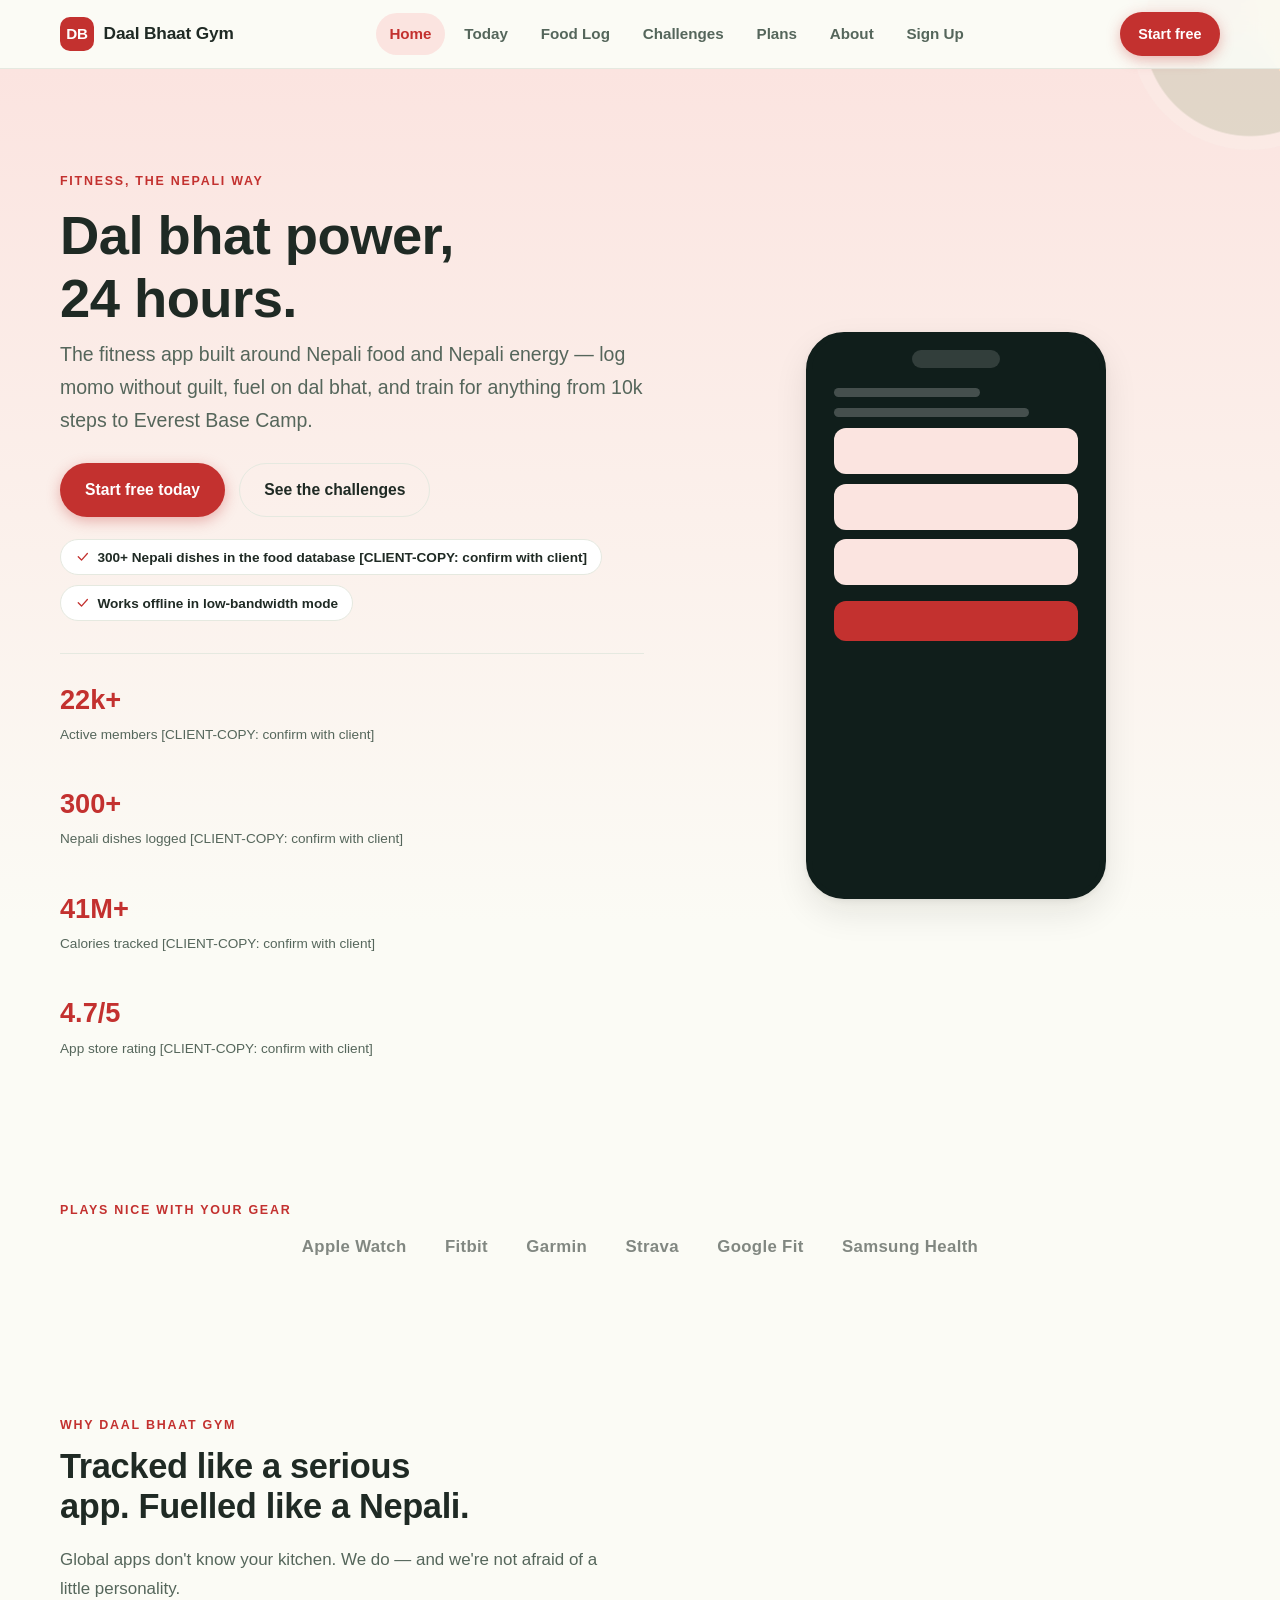
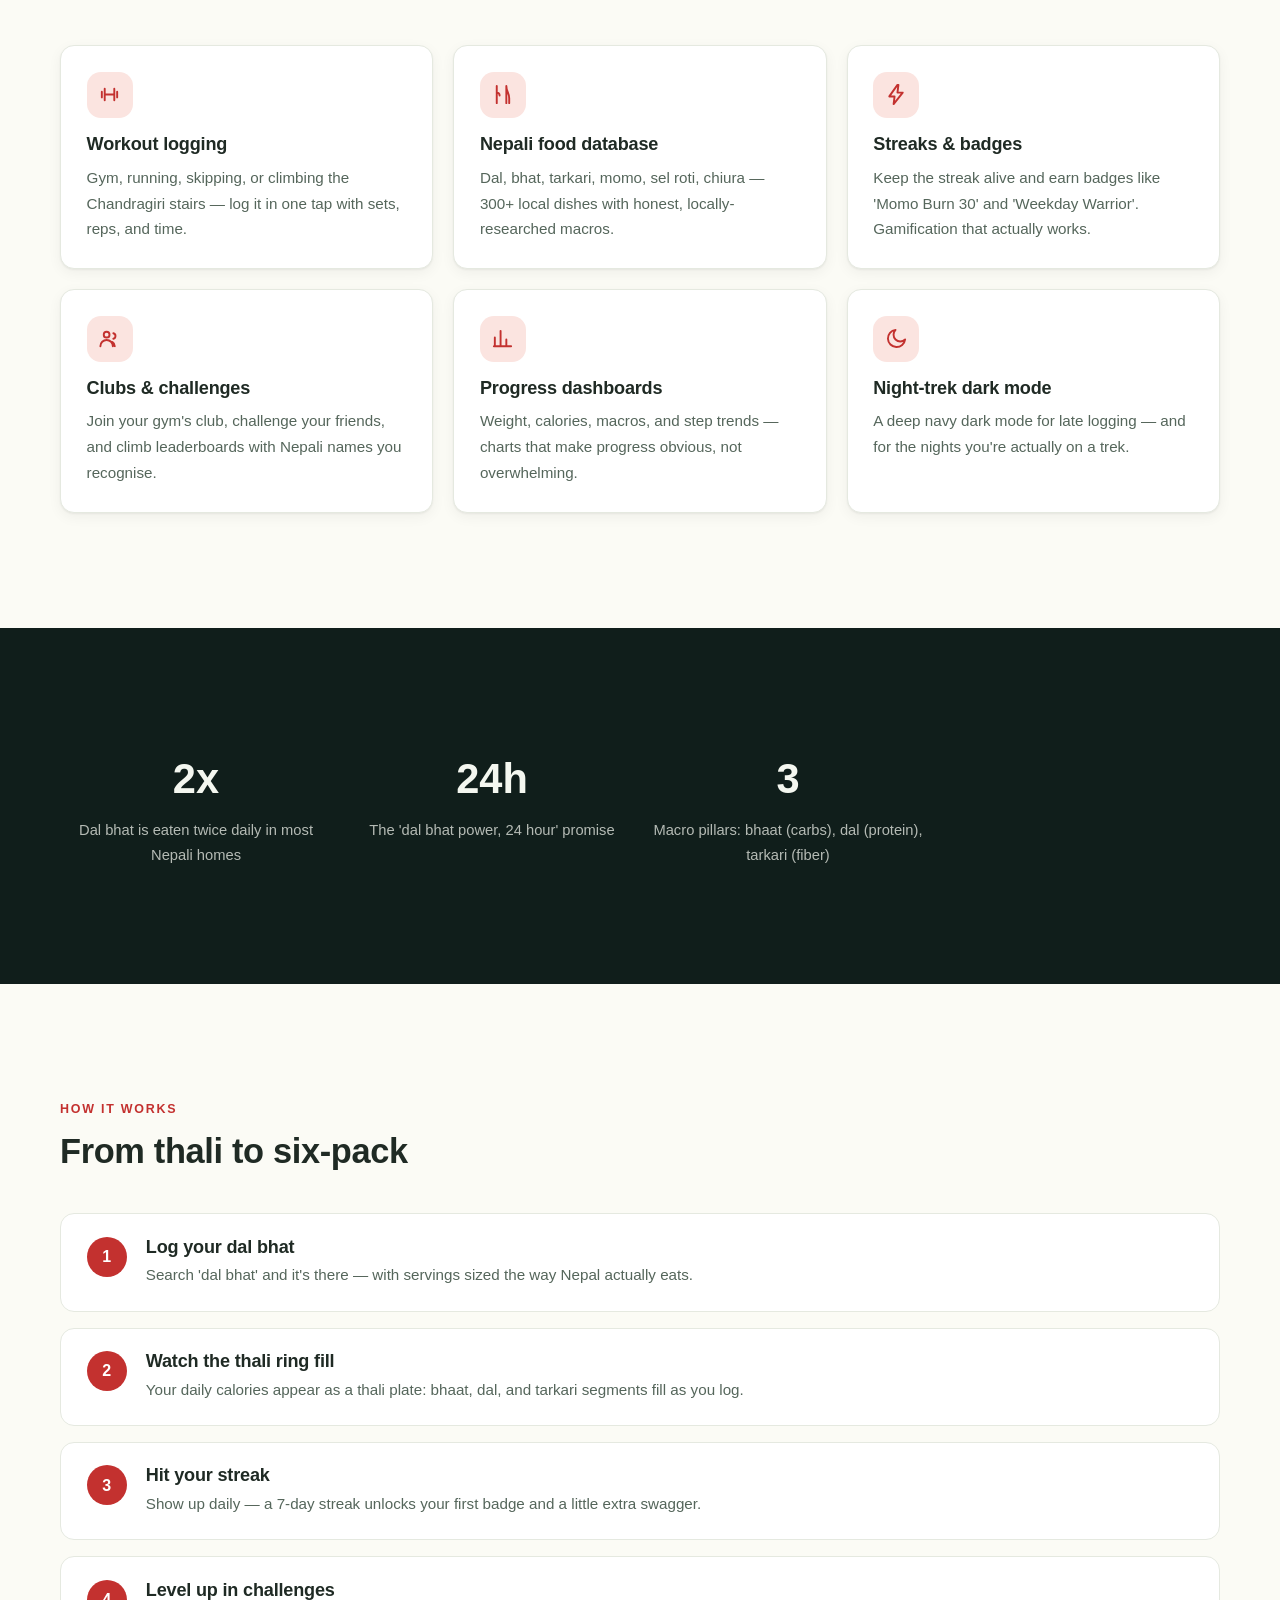
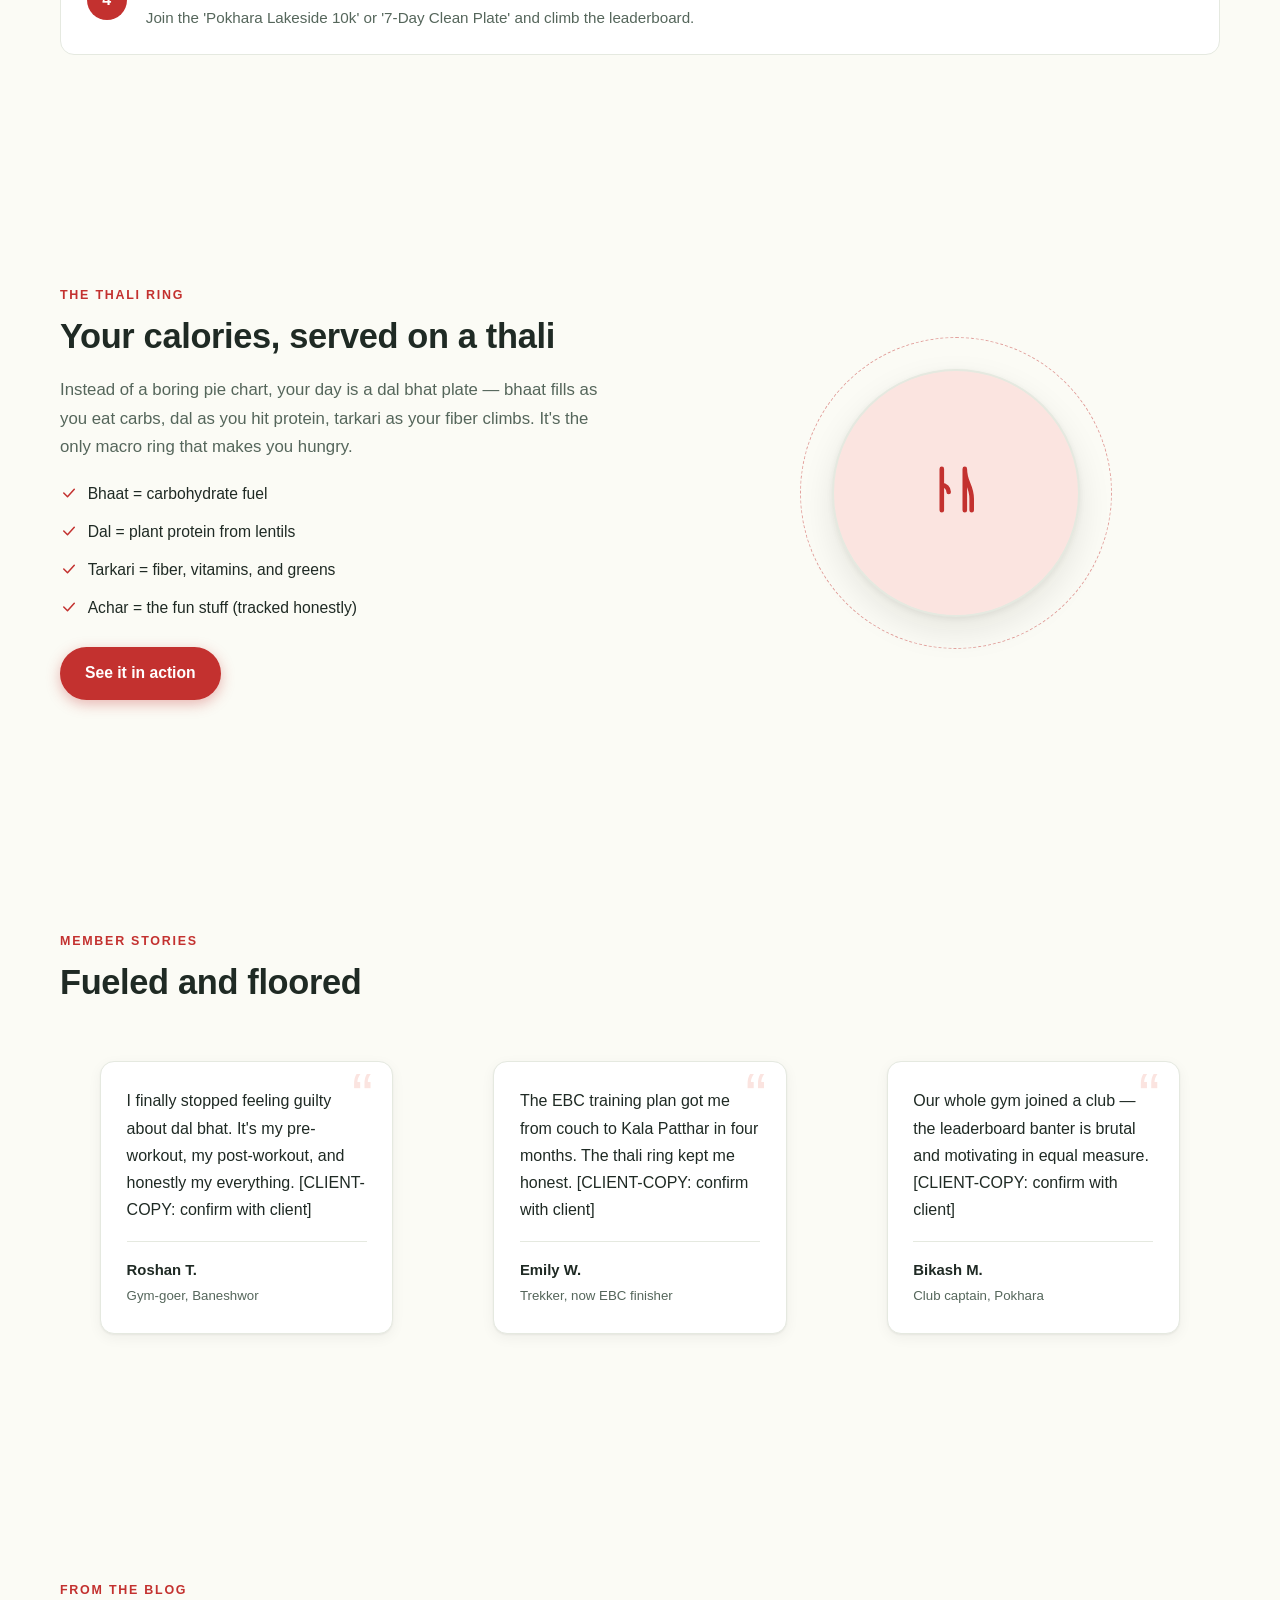
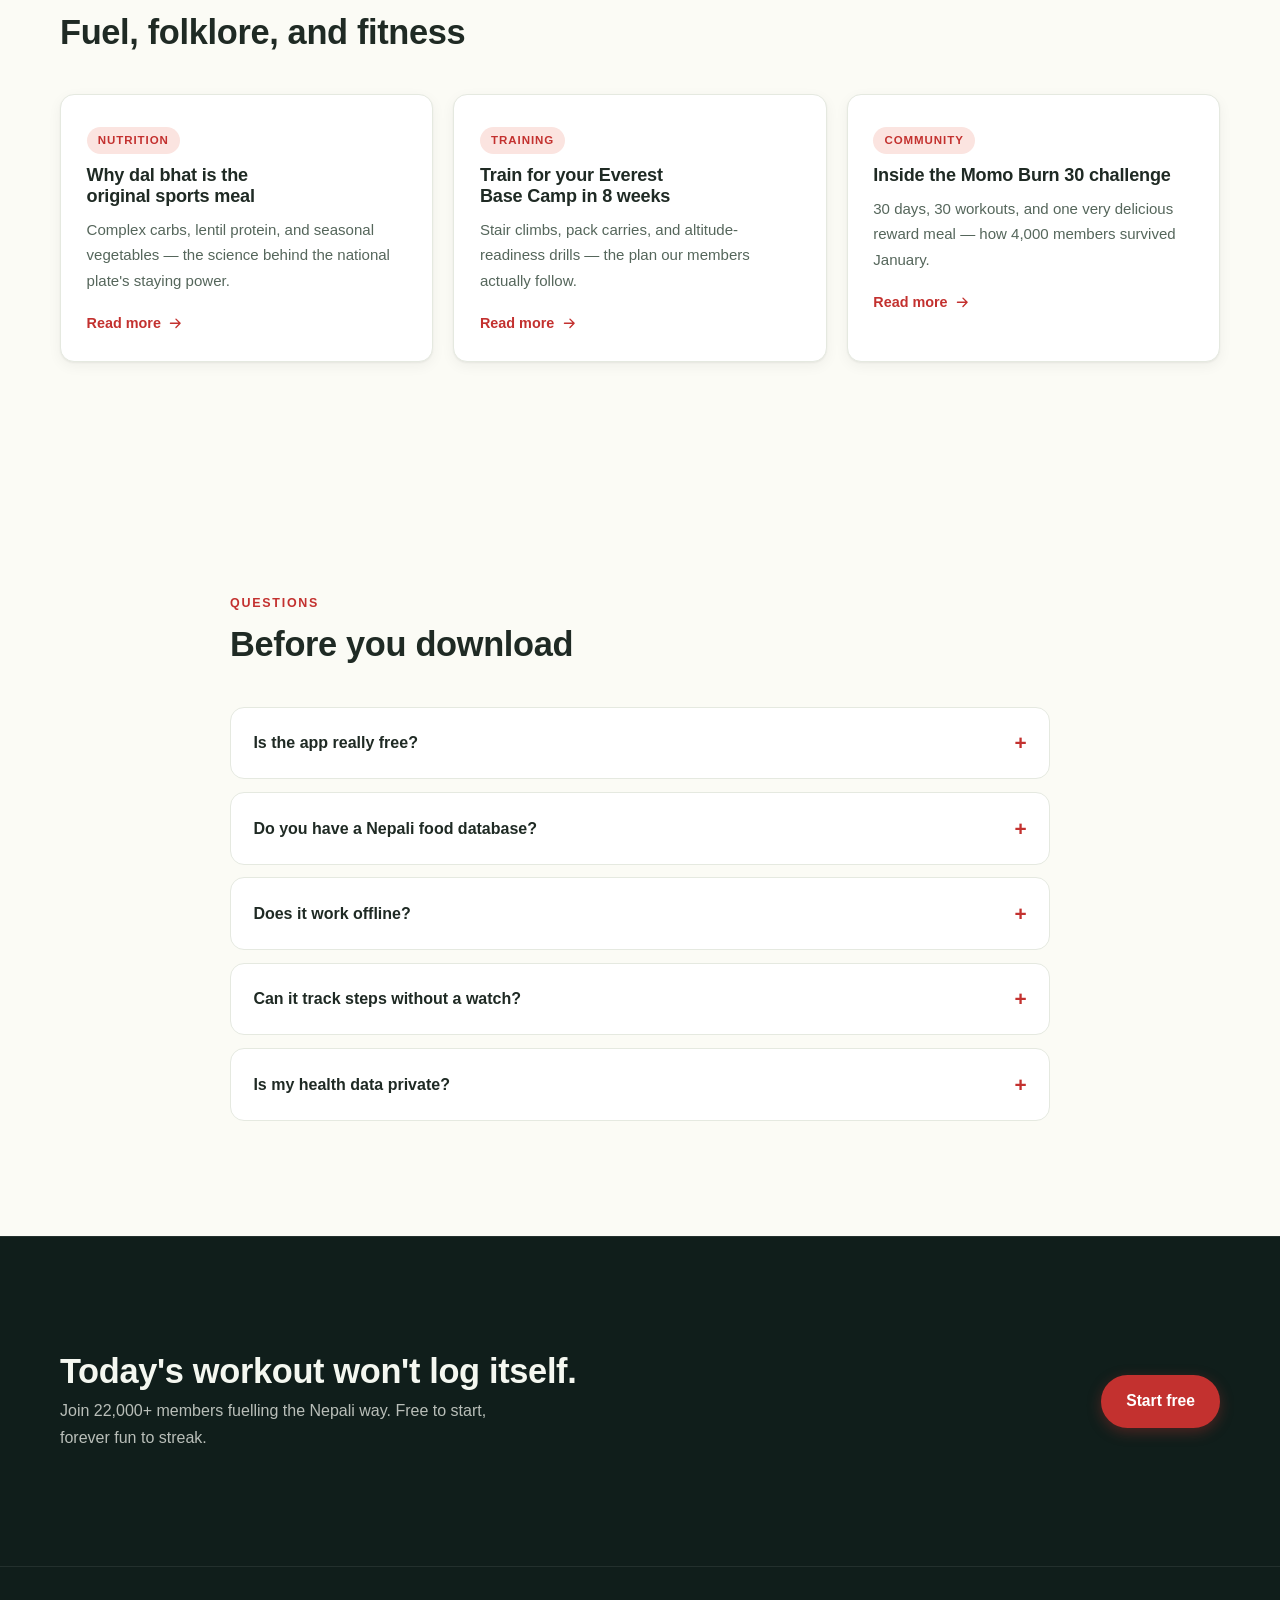
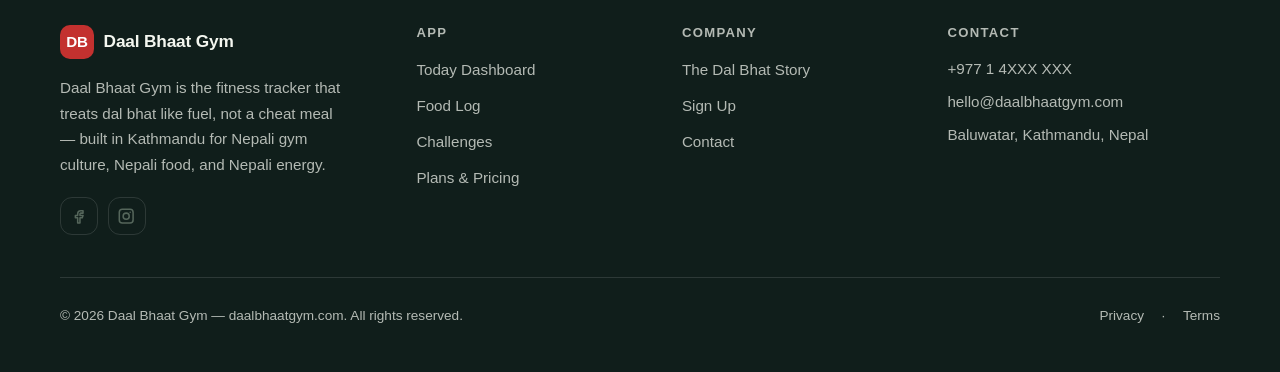
<file: index.html>
<!DOCTYPE html>
<html lang="en">
<head>
<meta charset="utf-8">
<meta name="viewport" content="width=device-width, initial-scale=1">
<title>Home — Daal Bhaat Gym — Daal Bhaat Gym</title>
<meta name="description" content="The fitness app built around Nepali food — log dal bhat, momo, and sel roti in a local food database, hit streaks, join challenges, and train for Nepal&#39;s treks.">
<meta property="og:title" content="Home — Daal Bhaat Gym">
<meta property="og:description" content="The fitness app built around Nepali food — log dal bhat, momo, and sel roti in a local food database, hit streaks, join challenges, and train for Nepal&#39;s treks.">
<meta property="og:type" content="website">
<meta property="og:url" content="https://daalbhaatgym.com/index.html">
<link rel="icon" href="data:image/svg+xml,%3Csvg%20xmlns%3D'http%3A%2F%2Fwww.w3.org%2F2000%2Fsvg'%20viewBox%3D'0%200%2064%2064'%3E%3Crect%20width%3D'64'%20height%3D'64'%20rx%3D'14'%20fill%3D'%23C3312F'%2F%3E%3Ctext%20x%3D'32'%20y%3D'42'%20font-family%3D'Arial%2C%20sans-serif'%20font-size%3D'26'%20font-weight%3D'700'%20text-anchor%3D'middle'%20fill%3D'%23FFFFFF'%3EDB%3C%2Ftext%3E%3C%2Fsvg%3E">
<link rel="stylesheet" href="assets/style.css">
<script defer src="assets/main.js"></script>
<script defer src="assets/form.js"></script>
</head>
<body data-site="daalbhaatgym.com" data-page="index.html">
<!-- CLIENT-COPY: All copy on this page is placeholder. Replace prices, contact details, statistics, and testimonial quotes with client-approved content before launch. -->
<a class="skip-link" href="#main">Skip to content</a>
<header class="site-header" data-header="light">
    <div class="container header-inner">
      <a class="brand" href="index.html"><span class="brand-mark" style="background:#C3312F;color:#FFFFFF">DB</span><span class="brand-name">Daal Bhaat Gym</span></a>
      <nav class="main-nav" aria-label="Primary"><ul><li><a href="index.html" aria-current="page">Home</a></li><li><a href="features.html">Today</a></li><li><a href="food.html">Food Log</a></li><li><a href="challenges.html">Challenges</a></li><li><a href="plans.html">Plans</a></li><li><a href="about.html">About</a></li><li><a href="signup.html">Sign Up</a></li></ul></nav>
      <div class="header-actions"><a class="btn btn-primary btn-sm header-cta" href="signup.html">Start free</a><button class="menu-toggle" aria-expanded="false" aria-controls="mobile-menu" aria-label="Open menu"><span class="icon" data-icon="menu" aria-hidden="true"></span></button></div>
    </div>
    <div class="mobile-menu" id="mobile-menu" hidden>
      <ul><li><a href="index.html" aria-current="page">Home</a></li><li><a href="features.html">Today</a></li><li><a href="food.html">Food Log</a></li><li><a href="challenges.html">Challenges</a></li><li><a href="plans.html">Plans</a></li><li><a href="about.html">About</a></li><li><a href="signup.html">Sign Up</a></li></ul>
      <a class="btn btn-primary btn-block" href="signup.html">Start free</a>
    </div>
  </header>
<main id="main">
<section class="hero hero-home has-art">
    <div class="container hero-grid">
      <div class="hero-copy">
        
        <p class="kicker">Fitness, the Nepali way</p>
        <h1>Dal bhat power, 24 hours.</h1>
        <p class="hero-lede">The fitness app built around Nepali food and Nepali energy — log momo without guilt, fuel on dal bhat, and train for anything from 10k steps to Everest Base Camp.</p>
        <div class="btn-row"><a class="btn btn-primary" href="signup.html">Start free today</a><a class="btn btn-ghost" href="challenges.html">See the challenges</a></div>
        <div class="hero-badges"><span class="hero-badge"><span class="icon" data-icon="check" aria-hidden="true"></span>300+ Nepali dishes in the food database [CLIENT-COPY: confirm with client]</span><span class="hero-badge"><span class="icon" data-icon="check" aria-hidden="true"></span>Works offline in low-bandwidth mode</span></div>
        <dl class="hero-stats"><div><dt>22k+</dt><dd>Active members [CLIENT-COPY: confirm with client]</dd></div><div><dt>300+</dt><dd>Nepali dishes logged [CLIENT-COPY: confirm with client]</dd></div><div><dt>41M+</dt><dd>Calories tracked [CLIENT-COPY: confirm with client]</dd></div><div><dt>4.7/5</dt><dd>App store rating [CLIENT-COPY: confirm with client]</dd></div></dl>
      </div>
      <div class="hero-art"><div class="art phone-art" aria-hidden="true">
        <div class="phone">
          <div class="phone-notch"></div>
          <div class="phone-line w60"></div><div class="phone-line w80"></div>
          <div class="phone-chip" style="background:#FBE4E0"></div>
          <div class="phone-chip" style="background:#FBE4E0"></div>
          <div class="phone-chip" style="background:#FBE4E0"></div>
          <div class="phone-btn" style="background:#C3312F"></div>
        </div></div></div>
    </div>
  </section>
<section class="sec logos-sec" aria-label="Syncs with the devices you already wear">
        <div class="container">
          <p class="kicker center">Plays nice with your gear</p>
          <div class="logos"><span class="logo-name">Apple Watch</span><span class="logo-name">Fitbit</span><span class="logo-name">Garmin</span><span class="logo-name">Strava</span><span class="logo-name">Google Fit</span><span class="logo-name">Samsung Health</span></div>
        </div></section><section class="sec">
        <div class="container">
          <div class="sec-head"><p class="kicker">Why Daal Bhaat Gym</p><h2>Tracked like a serious app. Fuelled like a Nepali.</h2><p class="lede">Global apps don&#39;t know your kitchen. We do — and we&#39;re not afraid of a little personality.</p></div>
          <ul class="grid features">
            <li class="card feature"><span class="feature-icon"><span class="icon" data-icon="dumbbell" aria-hidden="true"></span></span><h3>Workout logging</h3><p>Gym, running, skipping, or climbing the Chandragiri stairs — log it in one tap with sets, reps, and time.</p></li><li class="card feature"><span class="feature-icon"><span class="icon" data-icon="utensils" aria-hidden="true"></span></span><h3>Nepali food database</h3><p>Dal, bhat, tarkari, momo, sel roti, chiura — 300+ local dishes with honest, locally-researched macros.</p></li><li class="card feature"><span class="feature-icon"><span class="icon" data-icon="bolt" aria-hidden="true"></span></span><h3>Streaks &amp; badges</h3><p>Keep the streak alive and earn badges like &#39;Momo Burn 30&#39; and &#39;Weekday Warrior&#39;. Gamification that actually works.</p></li><li class="card feature"><span class="feature-icon"><span class="icon" data-icon="users" aria-hidden="true"></span></span><h3>Clubs &amp; challenges</h3><p>Join your gym&#39;s club, challenge your friends, and climb leaderboards with Nepali names you recognise.</p></li><li class="card feature"><span class="feature-icon"><span class="icon" data-icon="chart" aria-hidden="true"></span></span><h3>Progress dashboards</h3><p>Weight, calories, macros, and step trends — charts that make progress obvious, not overwhelming.</p></li><li class="card feature"><span class="feature-icon"><span class="icon" data-icon="moon" aria-hidden="true"></span></span><h3>Night-trek dark mode</h3><p>A deep navy dark mode for late logging — and for the nights you&#39;re actually on a trek.</p></li>
          </ul>
        </div></section><section class="sec stats-sec" style="background:#101E1B;color:#F4F7F0">
        <div class="container">
          <dl class="stats">
            <div><dt>2x</dt><dd>Dal bhat is eaten twice daily in most Nepali homes</dd></div><div><dt>24h</dt><dd>The &#39;dal bhat power, 24 hour&#39; promise</dd></div><div><dt>3</dt><dd>Macro pillars: bhaat (carbs), dal (protein), tarkari (fiber)</dd></div>
          </dl>
        </div></section><section class="sec">
        <div class="container">
          <div class="sec-head"><p class="kicker">How it works</p><h2>From thali to six-pack</h2></div>
          <ol class="steps">
            <li class="step"><span class="step-n">1</span><div><h3>Log your dal bhat</h3><p>Search &#39;dal bhat&#39; and it&#39;s there — with servings sized the way Nepal actually eats.</p></div></li><li class="step"><span class="step-n">2</span><div><h3>Watch the thali ring fill</h3><p>Your daily calories appear as a thali plate: bhaat, dal, and tarkari segments fill as you log.</p></div></li><li class="step"><span class="step-n">3</span><div><h3>Hit your streak</h3><p>Show up daily — a 7-day streak unlocks your first badge and a little extra swagger.</p></div></li><li class="step"><span class="step-n">4</span><div><h3>Level up in challenges</h3><p>Join the &#39;Pokhara Lakeside 10k&#39; or &#39;7-Day Clean Plate&#39; and climb the leaderboard.</p></div></li>
          </ol>
        </div></section><section class="sec">
        <div class="container split">
          <div class="split-copy">
            <p class="kicker">The thali ring</p><h2>Your calories, served on a thali</h2>
            <p class="lede">Instead of a boring pie chart, your day is a dal bhat plate — bhaat fills as you eat carbs, dal as you hit protein, tarkari as your fiber climbs. It&#39;s the only macro ring that makes you hungry.</p>
            <ul class="tick-list"><li><span class="icon" data-icon="check" aria-hidden="true"></span><span>Bhaat = carbohydrate fuel</span></li><li><span class="icon" data-icon="check" aria-hidden="true"></span><span>Dal = plant protein from lentils</span></li><li><span class="icon" data-icon="check" aria-hidden="true"></span><span>Tarkari = fiber, vitamins, and greens</span></li><li><span class="icon" data-icon="check" aria-hidden="true"></span><span>Achar = the fun stuff (tracked honestly)</span></li></ul>
            <div class="btn-row"><a class="btn btn-primary" href="features.html">See it in action</a></div>
          </div>
          <div class="split-art"><div class="art plate-art" aria-hidden="true">
        <div class="plate"><span><span class="icon" data-icon="utensils" aria-hidden="true"></span></span></div>
        <div class="plate-ring"></div>
      </div></div>
        </div></section><section class="sec">
        <div class="container">
          <div class="sec-head"><p class="kicker">Member stories</p><h2>Fueled and floored</h2></div>
          <div class="grid testis">
            <figure class="card testi"><blockquote>I finally stopped feeling guilty about dal bhat. It&#39;s my pre-workout, my post-workout, and honestly my everything. [CLIENT-COPY: confirm with client]</blockquote><figcaption><b>Roshan T.</b><span>Gym-goer, Baneshwor</span></figcaption></figure><figure class="card testi"><blockquote>The EBC training plan got me from couch to Kala Patthar in four months. The thali ring kept me honest. [CLIENT-COPY: confirm with client]</blockquote><figcaption><b>Emily W.</b><span>Trekker, now EBC finisher</span></figcaption></figure><figure class="card testi"><blockquote>Our whole gym joined a club — the leaderboard banter is brutal and motivating in equal measure. [CLIENT-COPY: confirm with client]</blockquote><figcaption><b>Bikash M.</b><span>Club captain, Pokhara</span></figcaption></figure>
          </div>
        </div></section><section class="sec">
        <div class="container">
          <div class="sec-head"><p class="kicker">From the blog</p><h2>Fuel, folklore, and fitness</h2></div>
          <ul class="grid blog">
            <li class="card post"><span class="tag">Nutrition</span><h3><a href="food.html">Why dal bhat is the original sports meal</a></h3><p>Complex carbs, lentil protein, and seasonal vegetables — the science behind the national plate&#39;s staying power.</p><a class="more" href="food.html">Read more <span class="icon" data-icon="arrow-right" aria-hidden="true"></span></a></li><li class="card post"><span class="tag">Training</span><h3><a href="plans.html">Train for your Everest Base Camp in 8 weeks</a></h3><p>Stair climbs, pack carries, and altitude-readiness drills — the plan our members actually follow.</p><a class="more" href="plans.html">Read more <span class="icon" data-icon="arrow-right" aria-hidden="true"></span></a></li><li class="card post"><span class="tag">Community</span><h3><a href="challenges.html">Inside the Momo Burn 30 challenge</a></h3><p>30 days, 30 workouts, and one very delicious reward meal — how 4,000 members survived January.</p><a class="more" href="challenges.html">Read more <span class="icon" data-icon="arrow-right" aria-hidden="true"></span></a></li>
          </ul>
        </div></section><section class="sec">
        <div class="container narrow">
          <div class="sec-head"><p class="kicker">Questions</p><h2>Before you download</h2></div>
          <div class="faq">
            <details class="faq-item"><summary>Is the app really free?</summary><p>Yes — logging food and workouts, streaks, and basic challenges are free forever. Pro adds the full food database, offline mode, and advanced plans.</p></details><details class="faq-item"><summary>Do you have a Nepali food database?</summary><p>300+ dishes logged with locally-researched macros — from dal bhat and momo to sel roti and chiura, in Nepali and English.</p></details><details class="faq-item"><summary>Does it work offline?</summary><p>Free users need a connection to sync. Pro users can log offline — built for treks and areas with patchy data.</p></details><details class="faq-item"><summary>Can it track steps without a watch?</summary><p>Yes — the phone&#39;s built-in sensors work, and we sync with Apple Watch, Fitbit, Garmin, Google Fit, and Samsung Health.</p></details><details class="faq-item"><summary>Is my health data private?</summary><p>Your logs are private by default. You choose what to share with clubs, challenges, and leaderboards.</p></details>
          </div>
        </div></section><section class="sec cta-sec" style="background:#101E1B;color:#F4F7F0">
        <div class="container cta-inner">
          <div><h2>Today&#39;s workout won&#39;t log itself.</h2><p>Join 22,000+ members fuelling the Nepali way. Free to start, forever fun to streak.</p></div>
          <a class="btn btn-primary" href="signup.html">Start free</a>
        </div></section>

</main>
<footer class="site-footer footer-dark" style="background:#101E1B;color:#F4F7F0">
    <div class="container">
      <div class="f-top">
        <div class="f-brand">
          <a class="brand" href="index.html"><span class="brand-mark" style="background:#C3312F;color:#FFFFFF">DB</span><span class="brand-name">Daal Bhaat Gym</span></a>
          <p>Daal Bhaat Gym is the fitness tracker that treats dal bhat like fuel, not a cheat meal — built in Kathmandu for Nepali gym culture, Nepali food, and Nepali energy.</p>
          <div class="socials"><a class="social" href="https://facebook.com/daalbhaatgym" aria-label="Facebook"><span class="icon" data-icon="facebook" aria-hidden="true"></span></a><a class="social" href="https://instagram.com/daalbhaatgym" aria-label="Instagram"><span class="icon" data-icon="instagram" aria-hidden="true"></span></a></div>
        </div>
        <div class="f-col"><h3>App</h3><ul><li><a href="features.html">Today Dashboard</a></li><li><a href="food.html">Food Log</a></li><li><a href="challenges.html">Challenges</a></li><li><a href="plans.html">Plans &amp; Pricing</a></li></ul></div><div class="f-col"><h3>Company</h3><ul><li><a href="about.html">The Dal Bhat Story</a></li><li><a href="signup.html">Sign Up</a></li><li><a href="signup.html">Contact</a></li></ul></div>
        <div class="f-col f-contact"><h3>Contact</h3>
          <p>+977 1 4XXX XXX</p>
          <p>hello@daalbhaatgym.com</p>
          <p>Baluwatar, Kathmandu, Nepal</p>
        </div>
      </div>
      <div class="f-bottom"><p>© 2026 Daal Bhaat Gym — daalbhaatgym.com. All rights reserved.</p><div class="f-legal"><a href="privacy.html">Privacy</a> · <a href="terms.html">Terms</a></div></div>
    </div>
  </footer>
</body>
</html>
</file>
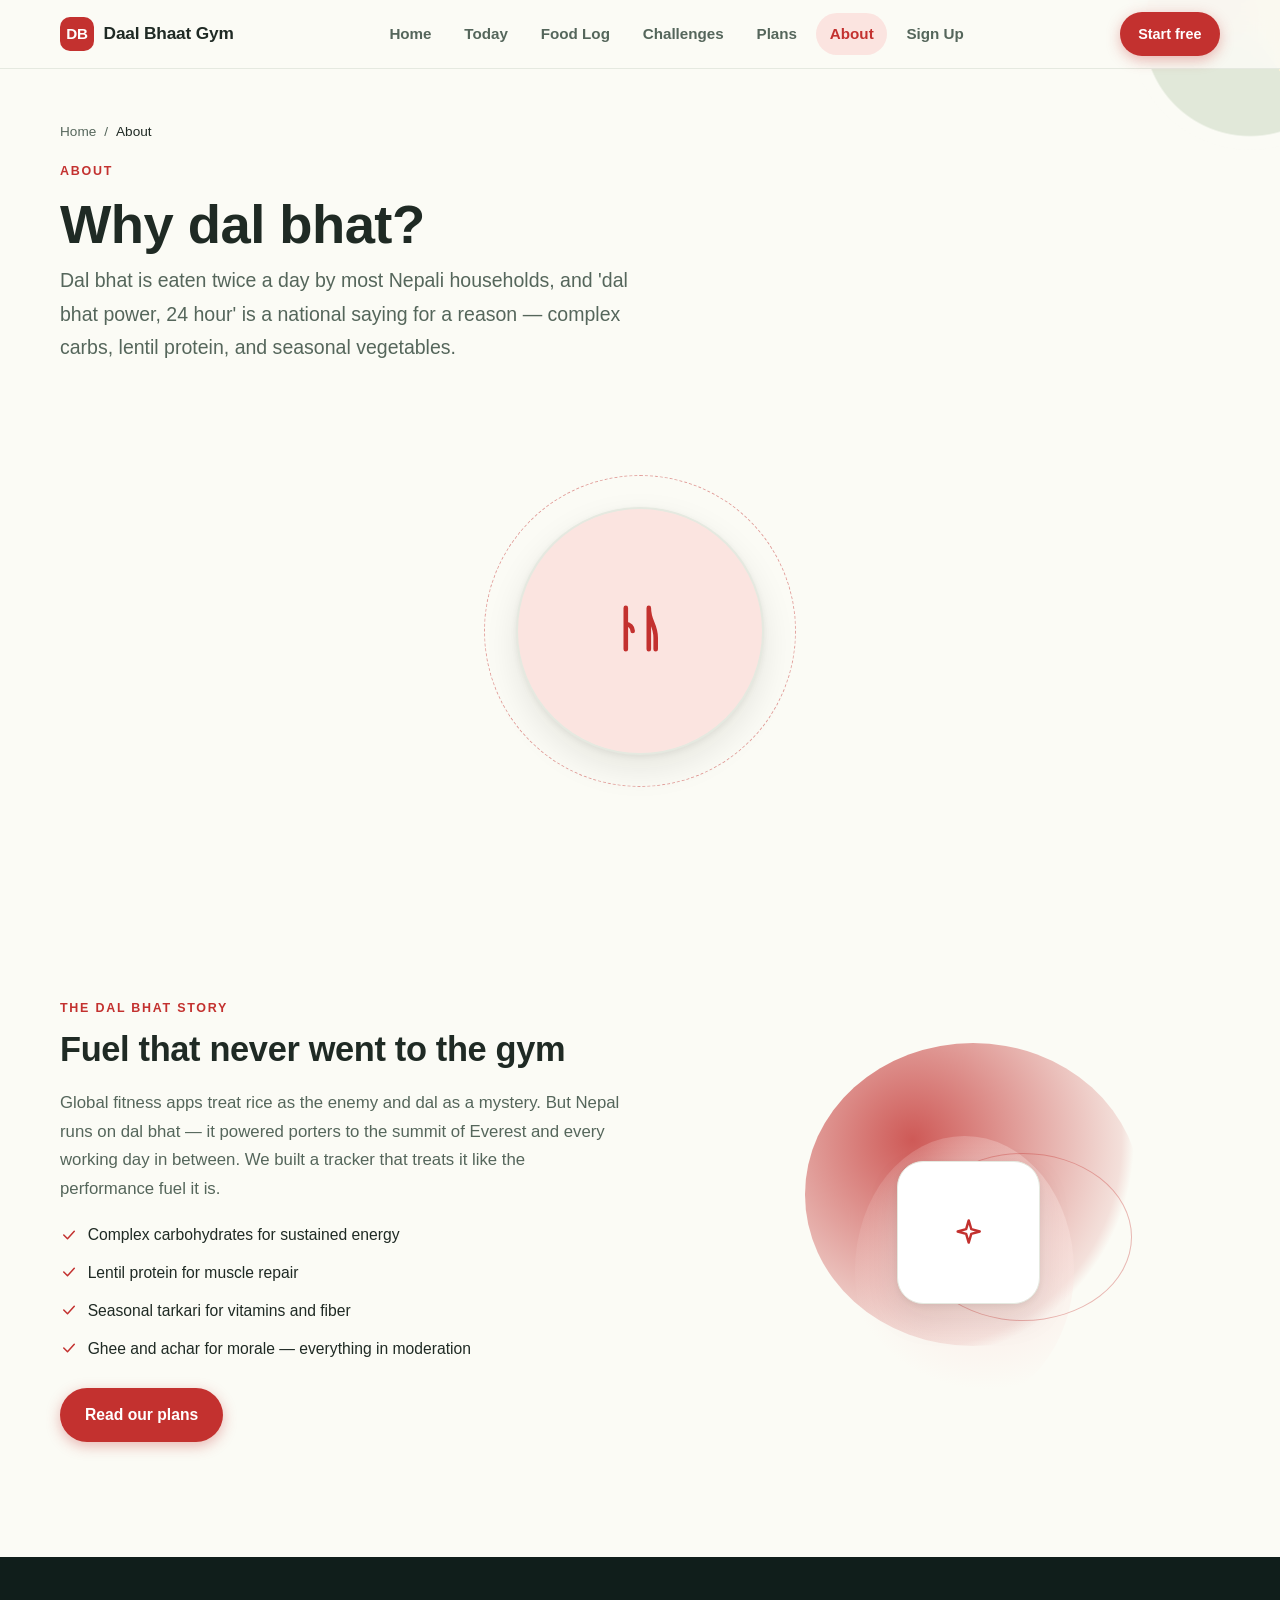
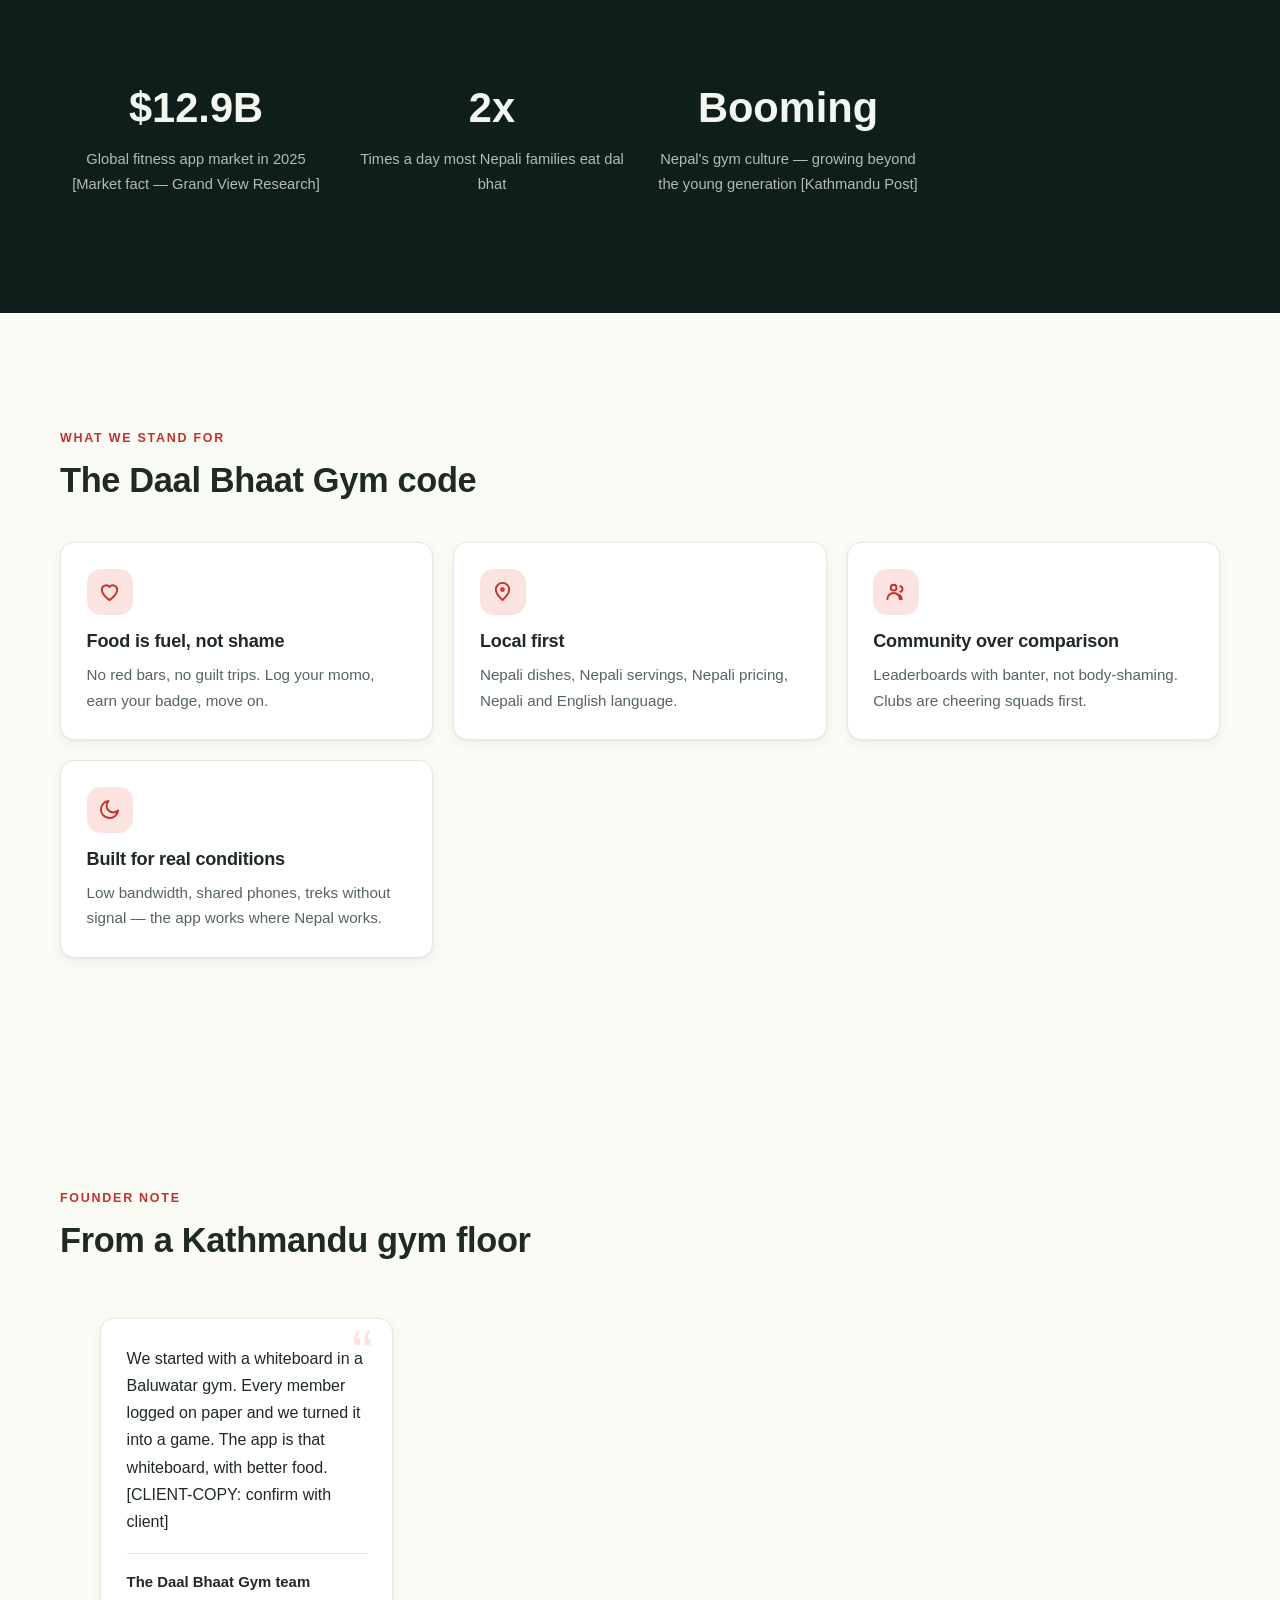
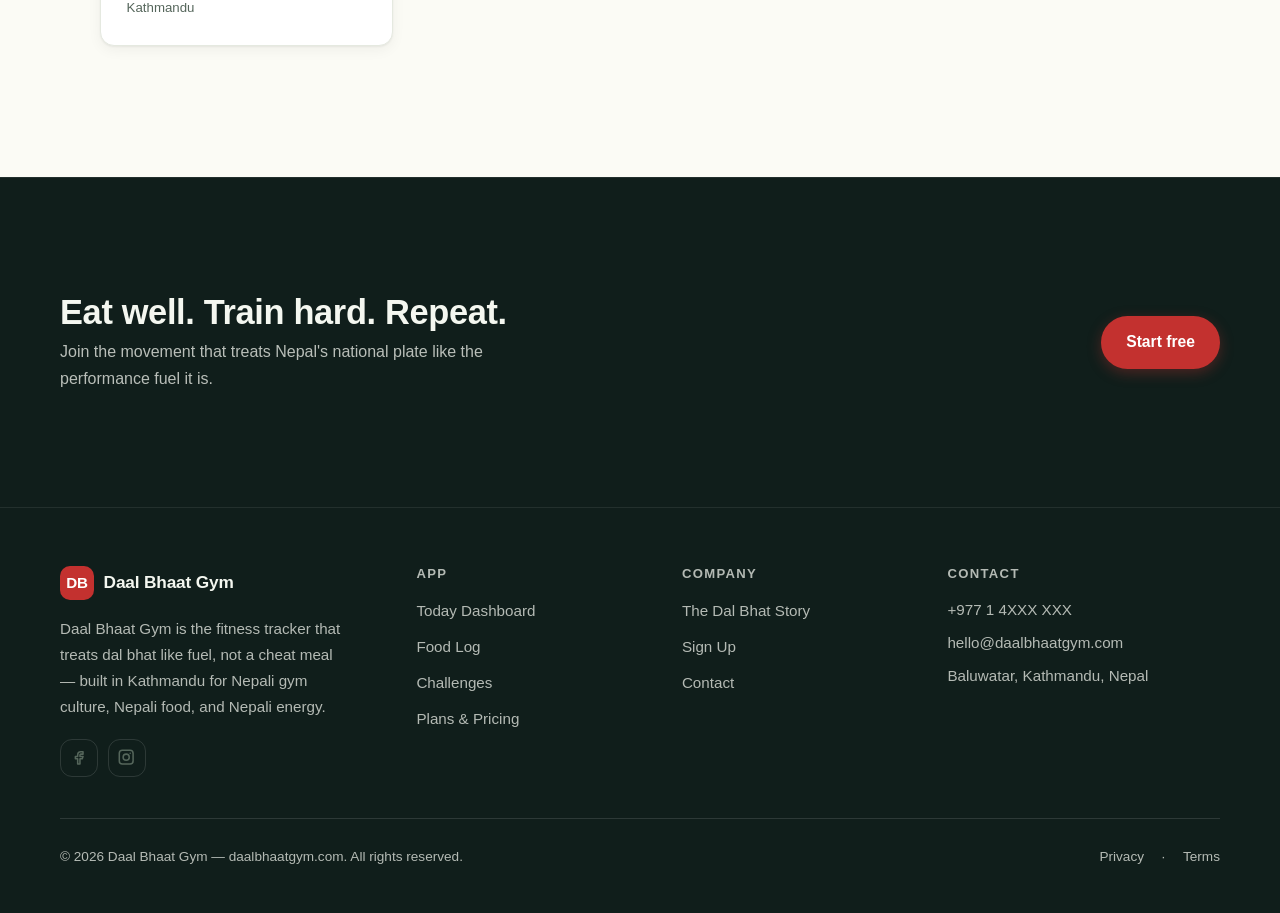
<file: about.html>
<!DOCTYPE html>
<html lang="en">
<head>
<meta charset="utf-8">
<meta name="viewport" content="width=device-width, initial-scale=1">
<title>About — The Dal Bhat Story — Daal Bhaat Gym</title>
<meta name="description" content="Why dal bhat? The story behind Daal Bhaat Gym — the fitness app built on Nepal&#39;s favourite meal, gym culture, and a healthy dose of momo humour.">
<meta property="og:title" content="About — The Dal Bhat Story">
<meta property="og:description" content="Why dal bhat? The story behind Daal Bhaat Gym — the fitness app built on Nepal&#39;s favourite meal, gym culture, and a healthy dose of momo humour.">
<meta property="og:type" content="website">
<meta property="og:url" content="https://daalbhaatgym.com/about.html">
<link rel="icon" href="data:image/svg+xml,%3Csvg%20xmlns%3D'http%3A%2F%2Fwww.w3.org%2F2000%2Fsvg'%20viewBox%3D'0%200%2064%2064'%3E%3Crect%20width%3D'64'%20height%3D'64'%20rx%3D'14'%20fill%3D'%23C3312F'%2F%3E%3Ctext%20x%3D'32'%20y%3D'42'%20font-family%3D'Arial%2C%20sans-serif'%20font-size%3D'26'%20font-weight%3D'700'%20text-anchor%3D'middle'%20fill%3D'%23FFFFFF'%3EDB%3C%2Ftext%3E%3C%2Fsvg%3E">
<link rel="stylesheet" href="assets/style.css">
<script defer src="assets/main.js"></script>
<script defer src="assets/form.js"></script>
</head>
<body data-site="daalbhaatgym.com" data-page="about.html">
<!-- CLIENT-COPY: All copy on this page is placeholder. Replace prices, contact details, statistics, and testimonial quotes with client-approved content before launch. -->
<a class="skip-link" href="#main">Skip to content</a>
<header class="site-header" data-header="light">
    <div class="container header-inner">
      <a class="brand" href="index.html"><span class="brand-mark" style="background:#C3312F;color:#FFFFFF">DB</span><span class="brand-name">Daal Bhaat Gym</span></a>
      <nav class="main-nav" aria-label="Primary"><ul><li><a href="index.html">Home</a></li><li><a href="features.html">Today</a></li><li><a href="food.html">Food Log</a></li><li><a href="challenges.html">Challenges</a></li><li><a href="plans.html">Plans</a></li><li><a href="about.html" aria-current="page">About</a></li><li><a href="signup.html">Sign Up</a></li></ul></nav>
      <div class="header-actions"><a class="btn btn-primary btn-sm header-cta" href="signup.html">Start free</a><button class="menu-toggle" aria-expanded="false" aria-controls="mobile-menu" aria-label="Open menu"><span class="icon" data-icon="menu" aria-hidden="true"></span></button></div>
    </div>
    <div class="mobile-menu" id="mobile-menu" hidden>
      <ul><li><a href="index.html">Home</a></li><li><a href="features.html">Today</a></li><li><a href="food.html">Food Log</a></li><li><a href="challenges.html">Challenges</a></li><li><a href="plans.html">Plans</a></li><li><a href="about.html" aria-current="page">About</a></li><li><a href="signup.html">Sign Up</a></li></ul>
      <a class="btn btn-primary btn-block" href="signup.html">Start free</a>
    </div>
  </header>
<main id="main">
<section class="hero hero-inner has-art">
    <div class="container hero-grid">
      <div class="hero-copy">
        <nav class="crumbs" aria-label="Breadcrumb"><a href="index.html">Home</a><span aria-hidden="true">/</span><span aria-current="page">About</span></nav>
        <p class="kicker">About</p>
        <h1>Why dal bhat?</h1>
        <p class="hero-lede">Dal bhat is eaten twice a day by most Nepali households, and &#39;dal bhat power, 24 hour&#39; is a national saying for a reason — complex carbs, lentil protein, and seasonal vegetables.</p>
        
        
        
      </div>
      <div class="hero-art"><div class="art plate-art" aria-hidden="true">
        <div class="plate"><span><span class="icon" data-icon="utensils" aria-hidden="true"></span></span></div>
        <div class="plate-ring"></div>
      </div></div>
    </div>
  </section>
<section class="sec">
        <div class="container split">
          <div class="split-copy">
            <p class="kicker">The Dal Bhat Story</p><h2>Fuel that never went to the gym</h2>
            <p class="lede">Global fitness apps treat rice as the enemy and dal as a mystery. But Nepal runs on dal bhat — it powered porters to the summit of Everest and every working day in between. We built a tracker that treats it like the performance fuel it is.</p>
            <ul class="tick-list"><li><span class="icon" data-icon="check" aria-hidden="true"></span><span>Complex carbohydrates for sustained energy</span></li><li><span class="icon" data-icon="check" aria-hidden="true"></span><span>Lentil protein for muscle repair</span></li><li><span class="icon" data-icon="check" aria-hidden="true"></span><span>Seasonal tarkari for vitamins and fiber</span></li><li><span class="icon" data-icon="check" aria-hidden="true"></span><span>Ghee and achar for morale — everything in moderation</span></li></ul>
            <div class="btn-row"><a class="btn btn-primary" href="plans.html">Read our plans</a></div>
          </div>
          <div class="split-art"><div class="art orb-art" aria-hidden="true">
        <span class="orb o1" style="background:radial-gradient(circle at 32% 32%, #C3312Fcc, #C3312F22 68%, transparent 72%)"></span>
        <span class="orb o2" style="background:radial-gradient(circle at 60% 40%, #FBE4E0, transparent 70%)"></span>
        <span class="orb o3" style="border:1.5px solid #C3312F55"></span>
        <span class="orb-mark" style="background:#FFFFFF;border:1px solid #E5E9E0"><span class="icon" data-icon="spark" aria-hidden="true"></span></span>
      </div></div>
        </div></section><section class="sec stats-sec" style="background:#101E1B;color:#F4F7F0">
        <div class="container">
          <dl class="stats">
            <div><dt>$12.9B</dt><dd>Global fitness app market in 2025 [Market fact — Grand View Research]</dd></div><div><dt>2x</dt><dd>Times a day most Nepali families eat dal bhat</dd></div><div><dt>Booming</dt><dd>Nepal&#39;s gym culture — growing beyond the young generation [Kathmandu Post]</dd></div>
          </dl>
        </div></section><section class="sec">
        <div class="container">
          <div class="sec-head"><p class="kicker">What we stand for</p><h2>The Daal Bhaat Gym code</h2></div>
          <ul class="grid features">
            <li class="card feature"><span class="feature-icon"><span class="icon" data-icon="heart" aria-hidden="true"></span></span><h3>Food is fuel, not shame</h3><p>No red bars, no guilt trips. Log your momo, earn your badge, move on.</p></li><li class="card feature"><span class="feature-icon"><span class="icon" data-icon="pin" aria-hidden="true"></span></span><h3>Local first</h3><p>Nepali dishes, Nepali servings, Nepali pricing, Nepali and English language.</p></li><li class="card feature"><span class="feature-icon"><span class="icon" data-icon="users" aria-hidden="true"></span></span><h3>Community over comparison</h3><p>Leaderboards with banter, not body-shaming. Clubs are cheering squads first.</p></li><li class="card feature"><span class="feature-icon"><span class="icon" data-icon="moon" aria-hidden="true"></span></span><h3>Built for real conditions</h3><p>Low bandwidth, shared phones, treks without signal — the app works where Nepal works.</p></li>
          </ul>
        </div></section><section class="sec">
        <div class="container">
          <div class="sec-head"><p class="kicker">Founder note</p><h2>From a Kathmandu gym floor</h2></div>
          <div class="grid testis">
            <figure class="card testi"><blockquote>We started with a whiteboard in a Baluwatar gym. Every member logged on paper and we turned it into a game. The app is that whiteboard, with better food. [CLIENT-COPY: confirm with client]</blockquote><figcaption><b>The Daal Bhaat Gym team</b><span>Kathmandu</span></figcaption></figure>
          </div>
        </div></section><section class="sec cta-sec" style="background:#101E1B;color:#F4F7F0">
        <div class="container cta-inner">
          <div><h2>Eat well. Train hard. Repeat.</h2><p>Join the movement that treats Nepal&#39;s national plate like the performance fuel it is.</p></div>
          <a class="btn btn-primary" href="signup.html">Start free</a>
        </div></section>

</main>
<footer class="site-footer footer-dark" style="background:#101E1B;color:#F4F7F0">
    <div class="container">
      <div class="f-top">
        <div class="f-brand">
          <a class="brand" href="index.html"><span class="brand-mark" style="background:#C3312F;color:#FFFFFF">DB</span><span class="brand-name">Daal Bhaat Gym</span></a>
          <p>Daal Bhaat Gym is the fitness tracker that treats dal bhat like fuel, not a cheat meal — built in Kathmandu for Nepali gym culture, Nepali food, and Nepali energy.</p>
          <div class="socials"><a class="social" href="https://facebook.com/daalbhaatgym" aria-label="Facebook"><span class="icon" data-icon="facebook" aria-hidden="true"></span></a><a class="social" href="https://instagram.com/daalbhaatgym" aria-label="Instagram"><span class="icon" data-icon="instagram" aria-hidden="true"></span></a></div>
        </div>
        <div class="f-col"><h3>App</h3><ul><li><a href="features.html">Today Dashboard</a></li><li><a href="food.html">Food Log</a></li><li><a href="challenges.html">Challenges</a></li><li><a href="plans.html">Plans &amp; Pricing</a></li></ul></div><div class="f-col"><h3>Company</h3><ul><li><a href="about.html">The Dal Bhat Story</a></li><li><a href="signup.html">Sign Up</a></li><li><a href="signup.html">Contact</a></li></ul></div>
        <div class="f-col f-contact"><h3>Contact</h3>
          <p>+977 1 4XXX XXX</p>
          <p>hello@daalbhaatgym.com</p>
          <p>Baluwatar, Kathmandu, Nepal</p>
        </div>
      </div>
      <div class="f-bottom"><p>© 2026 Daal Bhaat Gym — daalbhaatgym.com. All rights reserved.</p><div class="f-legal"><a href="privacy.html">Privacy</a> · <a href="terms.html">Terms</a></div></div>
    </div>
  </footer>
</body>
</html>
</file>
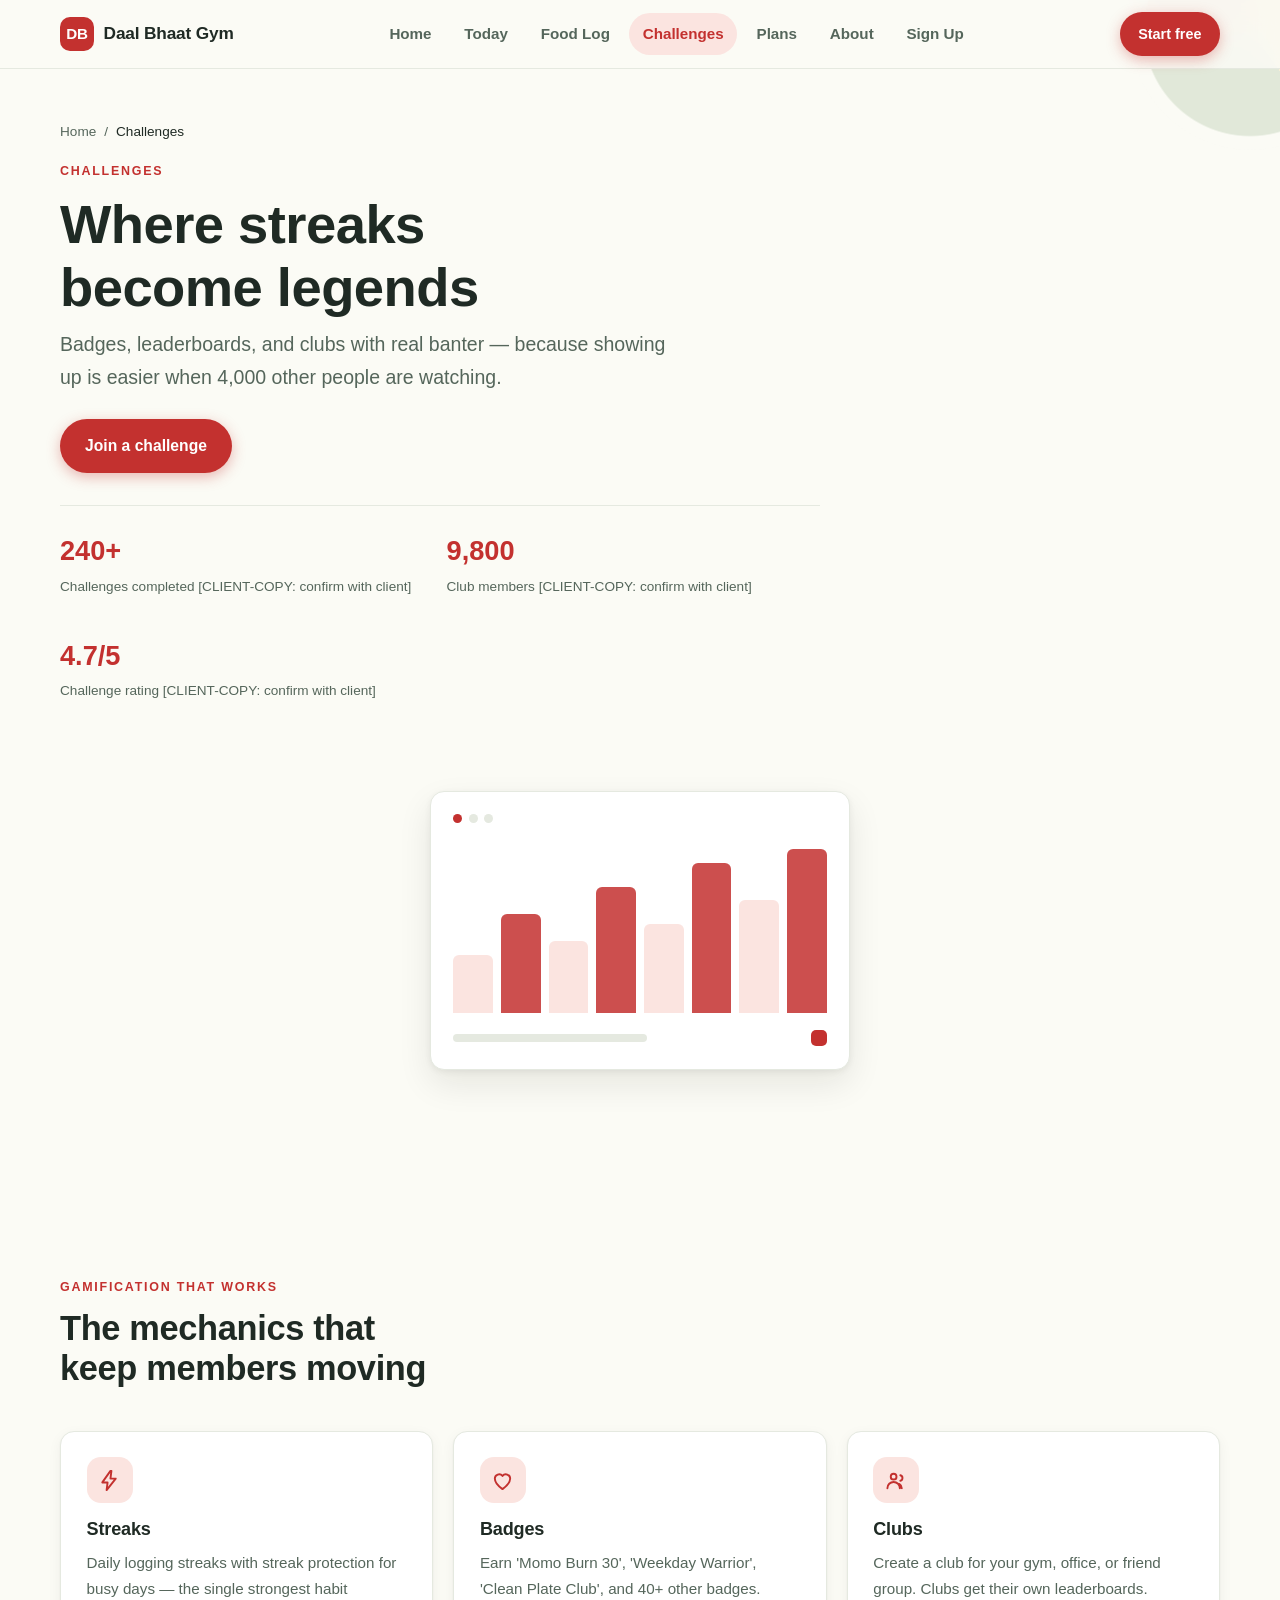
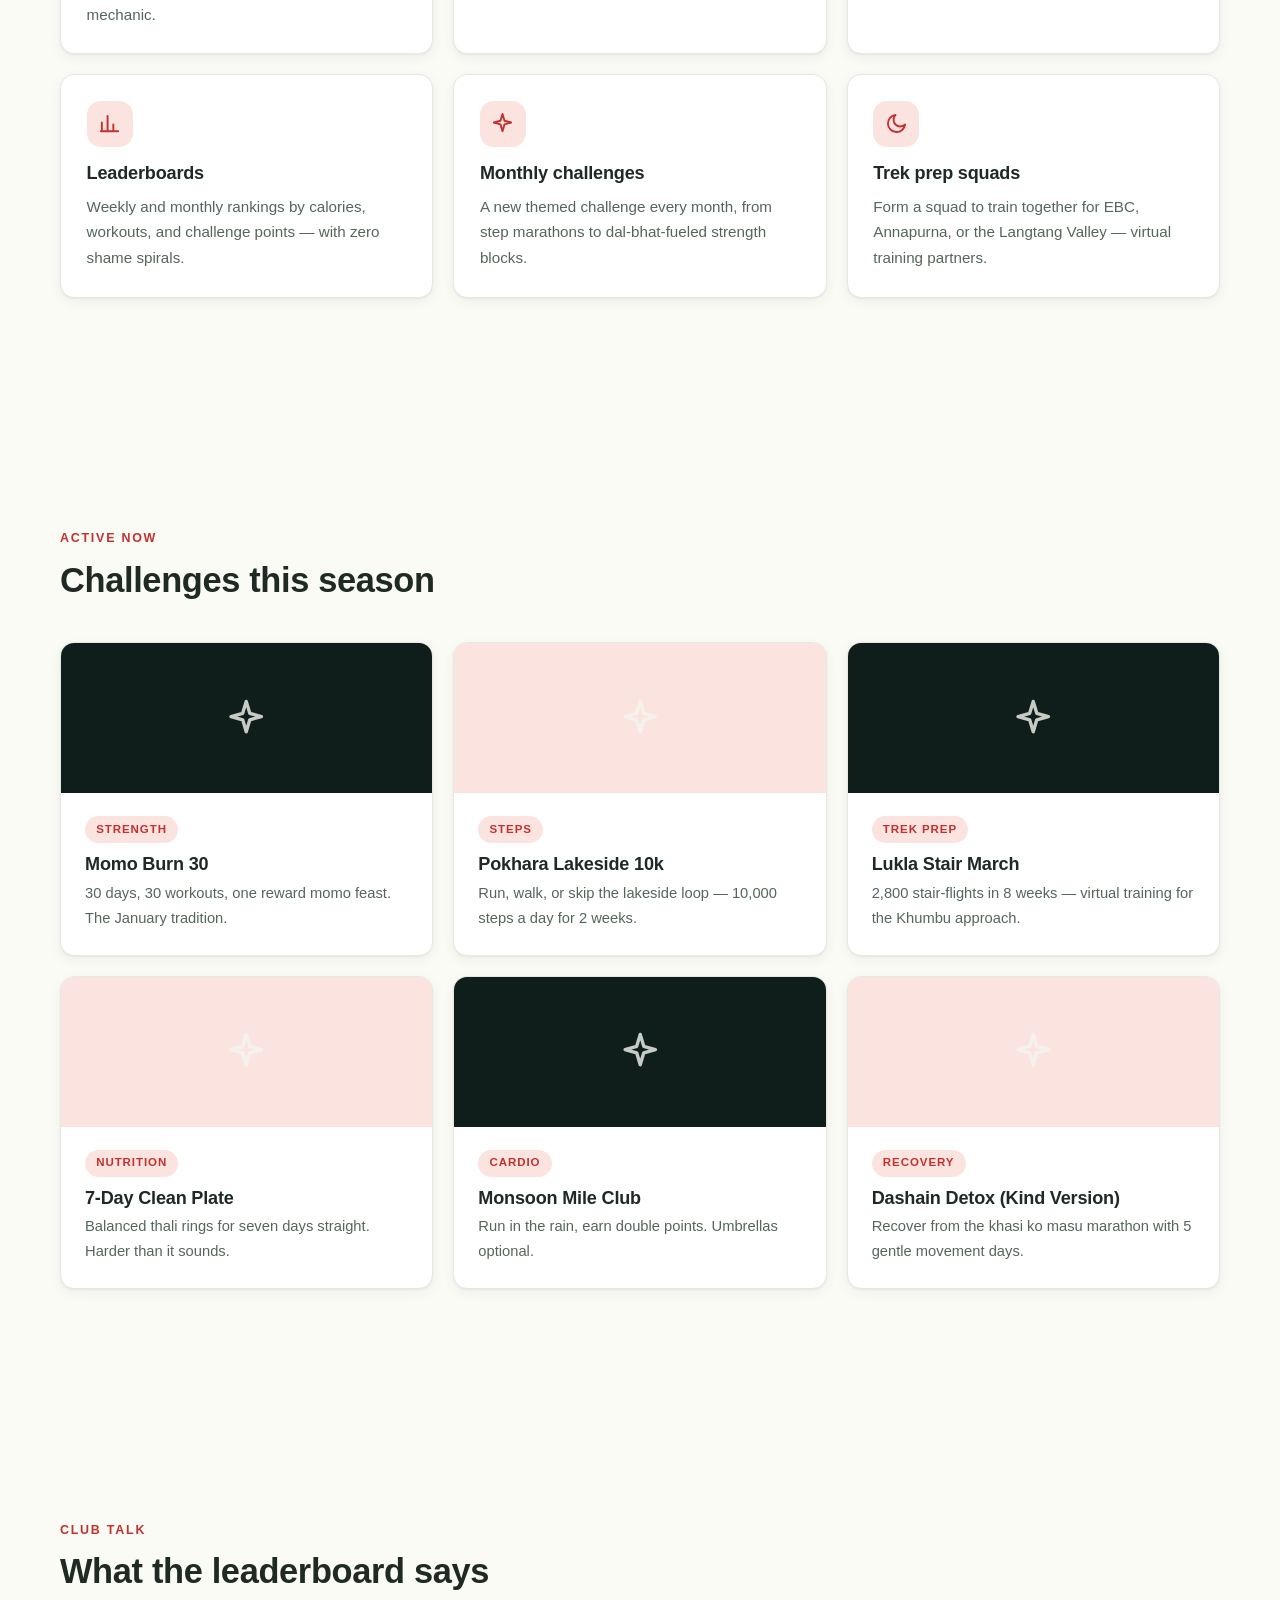
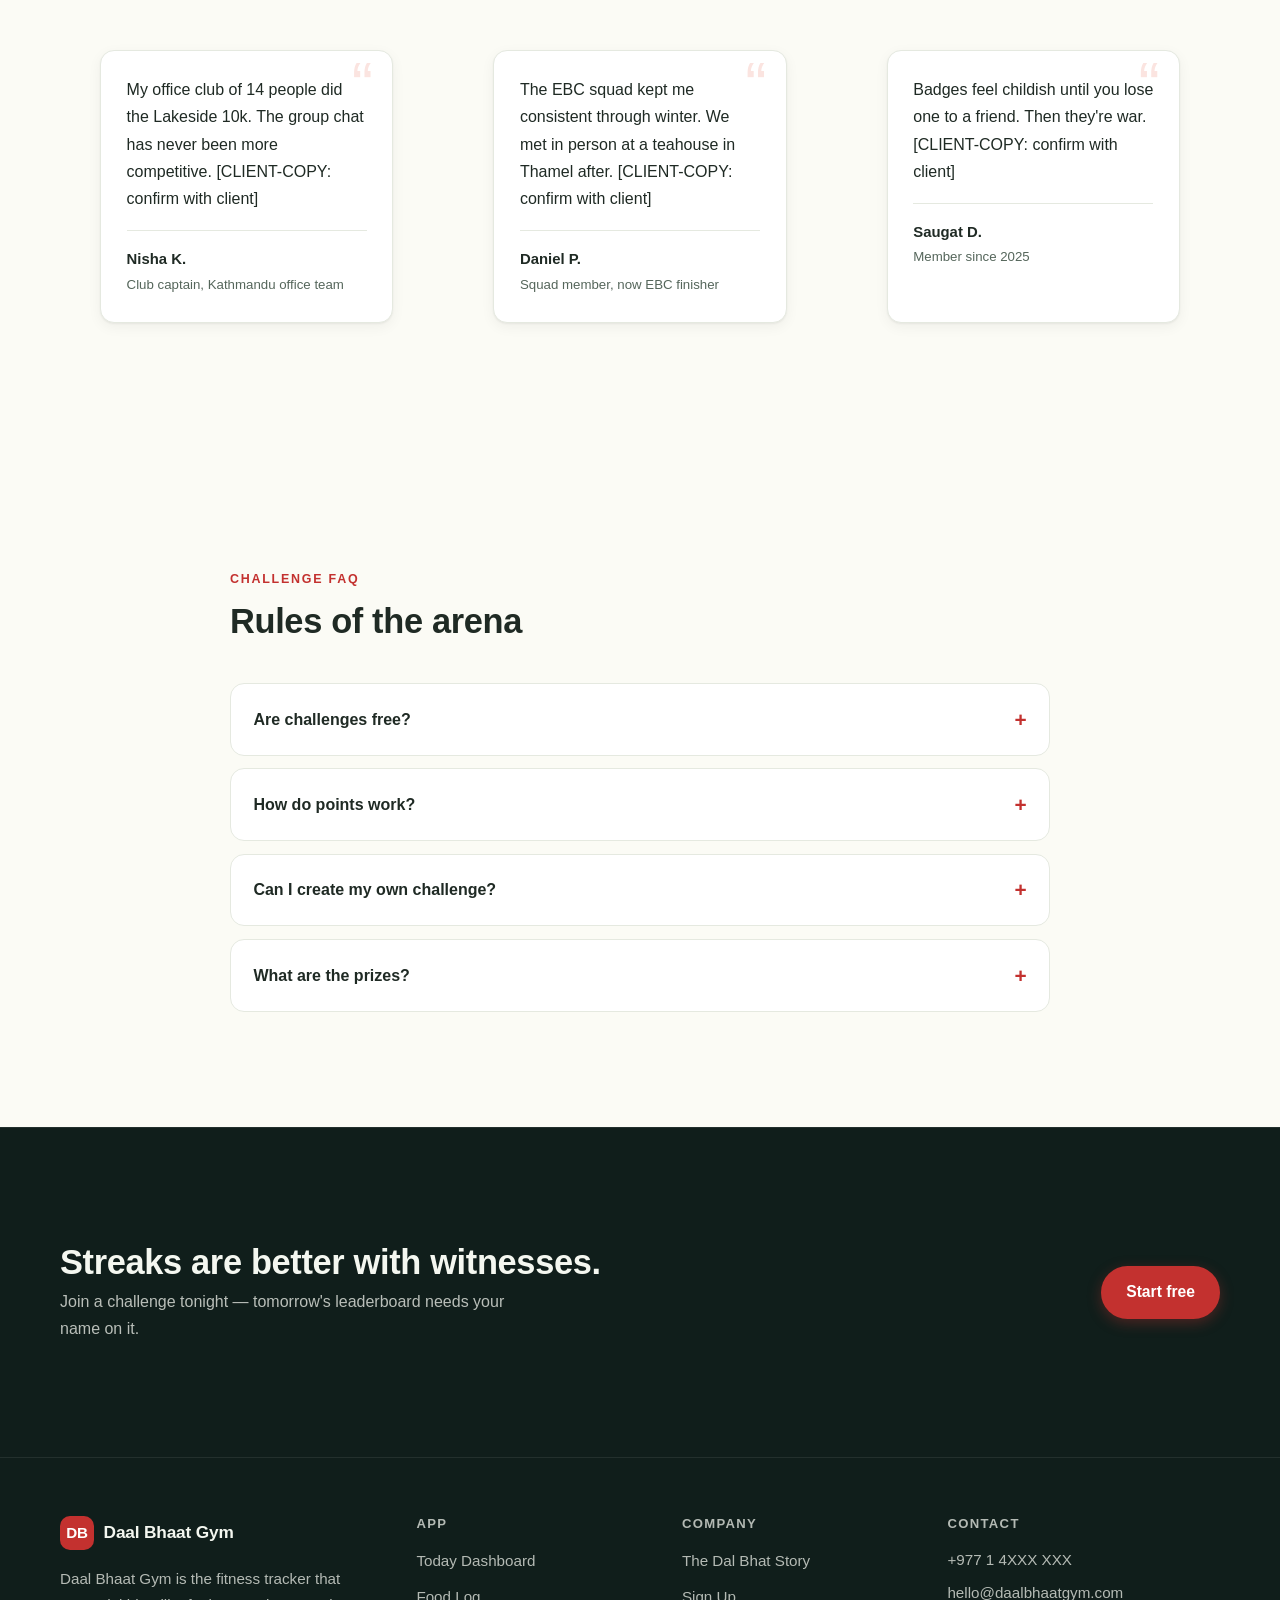
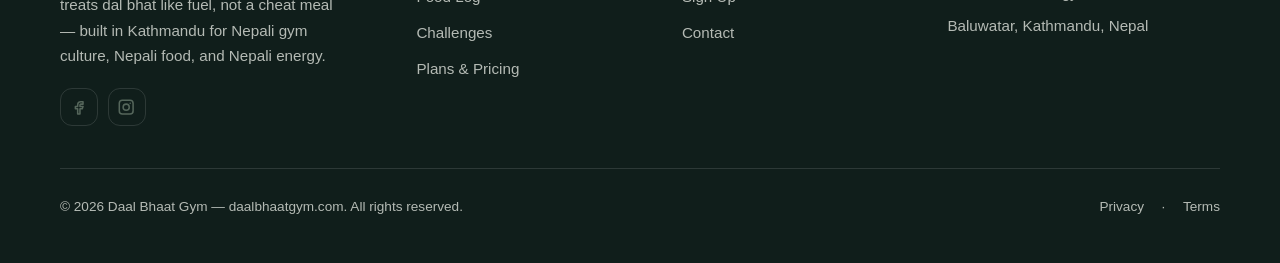
<file: challenges.html>
<!DOCTYPE html>
<html lang="en">
<head>
<meta charset="utf-8">
<meta name="viewport" content="width=device-width, initial-scale=1">
<title>Challenges &amp; Community — Daal Bhaat Gym — Daal Bhaat Gym</title>
<meta name="description" content="Streaks, badges, clubs, and leaderboards — the playful challenges that keep Nepal&#39;s gym-goers coming back. Join the Momo Burn 30 or the Pokhara Lakeside 10k.">
<meta property="og:title" content="Challenges &amp; Community — Daal Bhaat Gym">
<meta property="og:description" content="Streaks, badges, clubs, and leaderboards — the playful challenges that keep Nepal&#39;s gym-goers coming back. Join the Momo Burn 30 or the Pokhara Lakeside 10k.">
<meta property="og:type" content="website">
<meta property="og:url" content="https://daalbhaatgym.com/challenges.html">
<link rel="icon" href="data:image/svg+xml,%3Csvg%20xmlns%3D'http%3A%2F%2Fwww.w3.org%2F2000%2Fsvg'%20viewBox%3D'0%200%2064%2064'%3E%3Crect%20width%3D'64'%20height%3D'64'%20rx%3D'14'%20fill%3D'%23C3312F'%2F%3E%3Ctext%20x%3D'32'%20y%3D'42'%20font-family%3D'Arial%2C%20sans-serif'%20font-size%3D'26'%20font-weight%3D'700'%20text-anchor%3D'middle'%20fill%3D'%23FFFFFF'%3EDB%3C%2Ftext%3E%3C%2Fsvg%3E">
<link rel="stylesheet" href="assets/style.css">
<script defer src="assets/main.js"></script>
<script defer src="assets/form.js"></script>
</head>
<body data-site="daalbhaatgym.com" data-page="challenges.html">
<!-- CLIENT-COPY: All copy on this page is placeholder. Replace prices, contact details, statistics, and testimonial quotes with client-approved content before launch. -->
<a class="skip-link" href="#main">Skip to content</a>
<header class="site-header" data-header="light">
    <div class="container header-inner">
      <a class="brand" href="index.html"><span class="brand-mark" style="background:#C3312F;color:#FFFFFF">DB</span><span class="brand-name">Daal Bhaat Gym</span></a>
      <nav class="main-nav" aria-label="Primary"><ul><li><a href="index.html">Home</a></li><li><a href="features.html">Today</a></li><li><a href="food.html">Food Log</a></li><li><a href="challenges.html" aria-current="page">Challenges</a></li><li><a href="plans.html">Plans</a></li><li><a href="about.html">About</a></li><li><a href="signup.html">Sign Up</a></li></ul></nav>
      <div class="header-actions"><a class="btn btn-primary btn-sm header-cta" href="signup.html">Start free</a><button class="menu-toggle" aria-expanded="false" aria-controls="mobile-menu" aria-label="Open menu"><span class="icon" data-icon="menu" aria-hidden="true"></span></button></div>
    </div>
    <div class="mobile-menu" id="mobile-menu" hidden>
      <ul><li><a href="index.html">Home</a></li><li><a href="features.html">Today</a></li><li><a href="food.html">Food Log</a></li><li><a href="challenges.html" aria-current="page">Challenges</a></li><li><a href="plans.html">Plans</a></li><li><a href="about.html">About</a></li><li><a href="signup.html">Sign Up</a></li></ul>
      <a class="btn btn-primary btn-block" href="signup.html">Start free</a>
    </div>
  </header>
<main id="main">
<section class="hero hero-inner has-art">
    <div class="container hero-grid">
      <div class="hero-copy">
        <nav class="crumbs" aria-label="Breadcrumb"><a href="index.html">Home</a><span aria-hidden="true">/</span><span aria-current="page">Challenges</span></nav>
        <p class="kicker">Challenges</p>
        <h1>Where streaks become legends</h1>
        <p class="hero-lede">Badges, leaderboards, and clubs with real banter — because showing up is easier when 4,000 other people are watching.</p>
        <div class="btn-row"><a class="btn btn-primary" href="signup.html">Join a challenge</a></div>
        
        <dl class="hero-stats"><div><dt>240+</dt><dd>Challenges completed [CLIENT-COPY: confirm with client]</dd></div><div><dt>9,800</dt><dd>Club members [CLIENT-COPY: confirm with client]</dd></div><div><dt>4.7/5</dt><dd>Challenge rating [CLIENT-COPY: confirm with client]</dd></div></dl>
      </div>
      <div class="hero-art"><div class="art chart-art" aria-hidden="true">
        <div class="chart-card">
          <div class="chart-head"><span></span><span></span><span></span></div>
          <div class="chart-bars">
            <i style="height:34%"></i><i style="height:58%"></i><i style="height:42%"></i>
            <i style="height:74%"></i><i style="height:52%"></i><i style="height:88%"></i>
            <i style="height:66%"></i><i style="height:96%"></i>
          </div>
          <div class="chart-foot"><span></span><b style="background:#C3312F"></b></div>
        </div></div></div>
    </div>
  </section>
<section class="sec">
        <div class="container">
          <div class="sec-head"><p class="kicker">Gamification that works</p><h2>The mechanics that keep members moving</h2></div>
          <ul class="grid features">
            <li class="card feature"><span class="feature-icon"><span class="icon" data-icon="bolt" aria-hidden="true"></span></span><h3>Streaks</h3><p>Daily logging streaks with streak protection for busy days — the single strongest habit mechanic.</p></li><li class="card feature"><span class="feature-icon"><span class="icon" data-icon="heart" aria-hidden="true"></span></span><h3>Badges</h3><p>Earn &#39;Momo Burn 30&#39;, &#39;Weekday Warrior&#39;, &#39;Clean Plate Club&#39;, and 40+ other badges.</p></li><li class="card feature"><span class="feature-icon"><span class="icon" data-icon="users" aria-hidden="true"></span></span><h3>Clubs</h3><p>Create a club for your gym, office, or friend group. Clubs get their own leaderboards.</p></li><li class="card feature"><span class="feature-icon"><span class="icon" data-icon="chart" aria-hidden="true"></span></span><h3>Leaderboards</h3><p>Weekly and monthly rankings by calories, workouts, and challenge points — with zero shame spirals.</p></li><li class="card feature"><span class="feature-icon"><span class="icon" data-icon="spark" aria-hidden="true"></span></span><h3>Monthly challenges</h3><p>A new themed challenge every month, from step marathons to dal-bhat-fueled strength blocks.</p></li><li class="card feature"><span class="feature-icon"><span class="icon" data-icon="moon" aria-hidden="true"></span></span><h3>Trek prep squads</h3><p>Form a squad to train together for EBC, Annapurna, or the Langtang Valley — virtual training partners.</p></li>
          </ul>
        </div></section><section class="sec">
        <div class="container">
          <div class="sec-head"><p class="kicker">Active now</p><h2>Challenges this season</h2></div>
          <ul class="grid gallery">
            <li class="card gal">
              <div class="gal-vis" style="background:#101E1B"><span class="icon" data-icon="spark" aria-hidden="true"></span></div>
              <div class="gal-body"><span class="tag">Strength</span><h3>Momo Burn 30</h3><p>30 days, 30 workouts, one reward momo feast. The January tradition.</p></div>
            </li><li class="card gal">
              <div class="gal-vis" style="background:#FBE4E0"><span class="icon" data-icon="spark" aria-hidden="true"></span></div>
              <div class="gal-body"><span class="tag">Steps</span><h3>Pokhara Lakeside 10k</h3><p>Run, walk, or skip the lakeside loop — 10,000 steps a day for 2 weeks.</p></div>
            </li><li class="card gal">
              <div class="gal-vis" style="background:#101E1B"><span class="icon" data-icon="spark" aria-hidden="true"></span></div>
              <div class="gal-body"><span class="tag">Trek Prep</span><h3>Lukla Stair March</h3><p>2,800 stair-flights in 8 weeks — virtual training for the Khumbu approach.</p></div>
            </li><li class="card gal">
              <div class="gal-vis" style="background:#FBE4E0"><span class="icon" data-icon="spark" aria-hidden="true"></span></div>
              <div class="gal-body"><span class="tag">Nutrition</span><h3>7-Day Clean Plate</h3><p>Balanced thali rings for seven days straight. Harder than it sounds.</p></div>
            </li><li class="card gal">
              <div class="gal-vis" style="background:#101E1B"><span class="icon" data-icon="spark" aria-hidden="true"></span></div>
              <div class="gal-body"><span class="tag">Cardio</span><h3>Monsoon Mile Club</h3><p>Run in the rain, earn double points. Umbrellas optional.</p></div>
            </li><li class="card gal">
              <div class="gal-vis" style="background:#FBE4E0"><span class="icon" data-icon="spark" aria-hidden="true"></span></div>
              <div class="gal-body"><span class="tag">Recovery</span><h3>Dashain Detox (Kind Version)</h3><p>Recover from the khasi ko masu marathon with 5 gentle movement days.</p></div>
            </li>
          </ul>
        </div></section><section class="sec">
        <div class="container">
          <div class="sec-head"><p class="kicker">Club talk</p><h2>What the leaderboard says</h2></div>
          <div class="grid testis">
            <figure class="card testi"><blockquote>My office club of 14 people did the Lakeside 10k. The group chat has never been more competitive. [CLIENT-COPY: confirm with client]</blockquote><figcaption><b>Nisha K.</b><span>Club captain, Kathmandu office team</span></figcaption></figure><figure class="card testi"><blockquote>The EBC squad kept me consistent through winter. We met in person at a teahouse in Thamel after. [CLIENT-COPY: confirm with client]</blockquote><figcaption><b>Daniel P.</b><span>Squad member, now EBC finisher</span></figcaption></figure><figure class="card testi"><blockquote>Badges feel childish until you lose one to a friend. Then they&#39;re war. [CLIENT-COPY: confirm with client]</blockquote><figcaption><b>Saugat D.</b><span>Member since 2025</span></figcaption></figure>
          </div>
        </div></section><section class="sec">
        <div class="container narrow">
          <div class="sec-head"><p class="kicker">Challenge FAQ</p><h2>Rules of the arena</h2></div>
          <div class="faq">
            <details class="faq-item"><summary>Are challenges free?</summary><p>Member-created clubs and most monthly challenges are free. Premium challenges with prize pools and coach support are Pro features.</p></details><details class="faq-item"><summary>How do points work?</summary><p>Workouts, steps, and balanced meal days earn points; challenge-specific bonuses stack on top. Weekly standings reset every Sunday.</p></details><details class="faq-item"><summary>Can I create my own challenge?</summary><p>Pro users can create private challenges for clubs and squads with custom rules, dates, and prizes.</p></details><details class="faq-item"><summary>What are the prizes?</summary><p>Mostly glory and badges — plus partner prizes from local gyms and sports shops in select premium challenges.</p></details>
          </div>
        </div></section><section class="sec cta-sec" style="background:#101E1B;color:#F4F7F0">
        <div class="container cta-inner">
          <div><h2>Streaks are better with witnesses.</h2><p>Join a challenge tonight — tomorrow&#39;s leaderboard needs your name on it.</p></div>
          <a class="btn btn-primary" href="signup.html">Start free</a>
        </div></section>

</main>
<footer class="site-footer footer-dark" style="background:#101E1B;color:#F4F7F0">
    <div class="container">
      <div class="f-top">
        <div class="f-brand">
          <a class="brand" href="index.html"><span class="brand-mark" style="background:#C3312F;color:#FFFFFF">DB</span><span class="brand-name">Daal Bhaat Gym</span></a>
          <p>Daal Bhaat Gym is the fitness tracker that treats dal bhat like fuel, not a cheat meal — built in Kathmandu for Nepali gym culture, Nepali food, and Nepali energy.</p>
          <div class="socials"><a class="social" href="https://facebook.com/daalbhaatgym" aria-label="Facebook"><span class="icon" data-icon="facebook" aria-hidden="true"></span></a><a class="social" href="https://instagram.com/daalbhaatgym" aria-label="Instagram"><span class="icon" data-icon="instagram" aria-hidden="true"></span></a></div>
        </div>
        <div class="f-col"><h3>App</h3><ul><li><a href="features.html">Today Dashboard</a></li><li><a href="food.html">Food Log</a></li><li><a href="challenges.html">Challenges</a></li><li><a href="plans.html">Plans &amp; Pricing</a></li></ul></div><div class="f-col"><h3>Company</h3><ul><li><a href="about.html">The Dal Bhat Story</a></li><li><a href="signup.html">Sign Up</a></li><li><a href="signup.html">Contact</a></li></ul></div>
        <div class="f-col f-contact"><h3>Contact</h3>
          <p>+977 1 4XXX XXX</p>
          <p>hello@daalbhaatgym.com</p>
          <p>Baluwatar, Kathmandu, Nepal</p>
        </div>
      </div>
      <div class="f-bottom"><p>© 2026 Daal Bhaat Gym — daalbhaatgym.com. All rights reserved.</p><div class="f-legal"><a href="privacy.html">Privacy</a> · <a href="terms.html">Terms</a></div></div>
    </div>
  </footer>
</body>
</html>
</file>
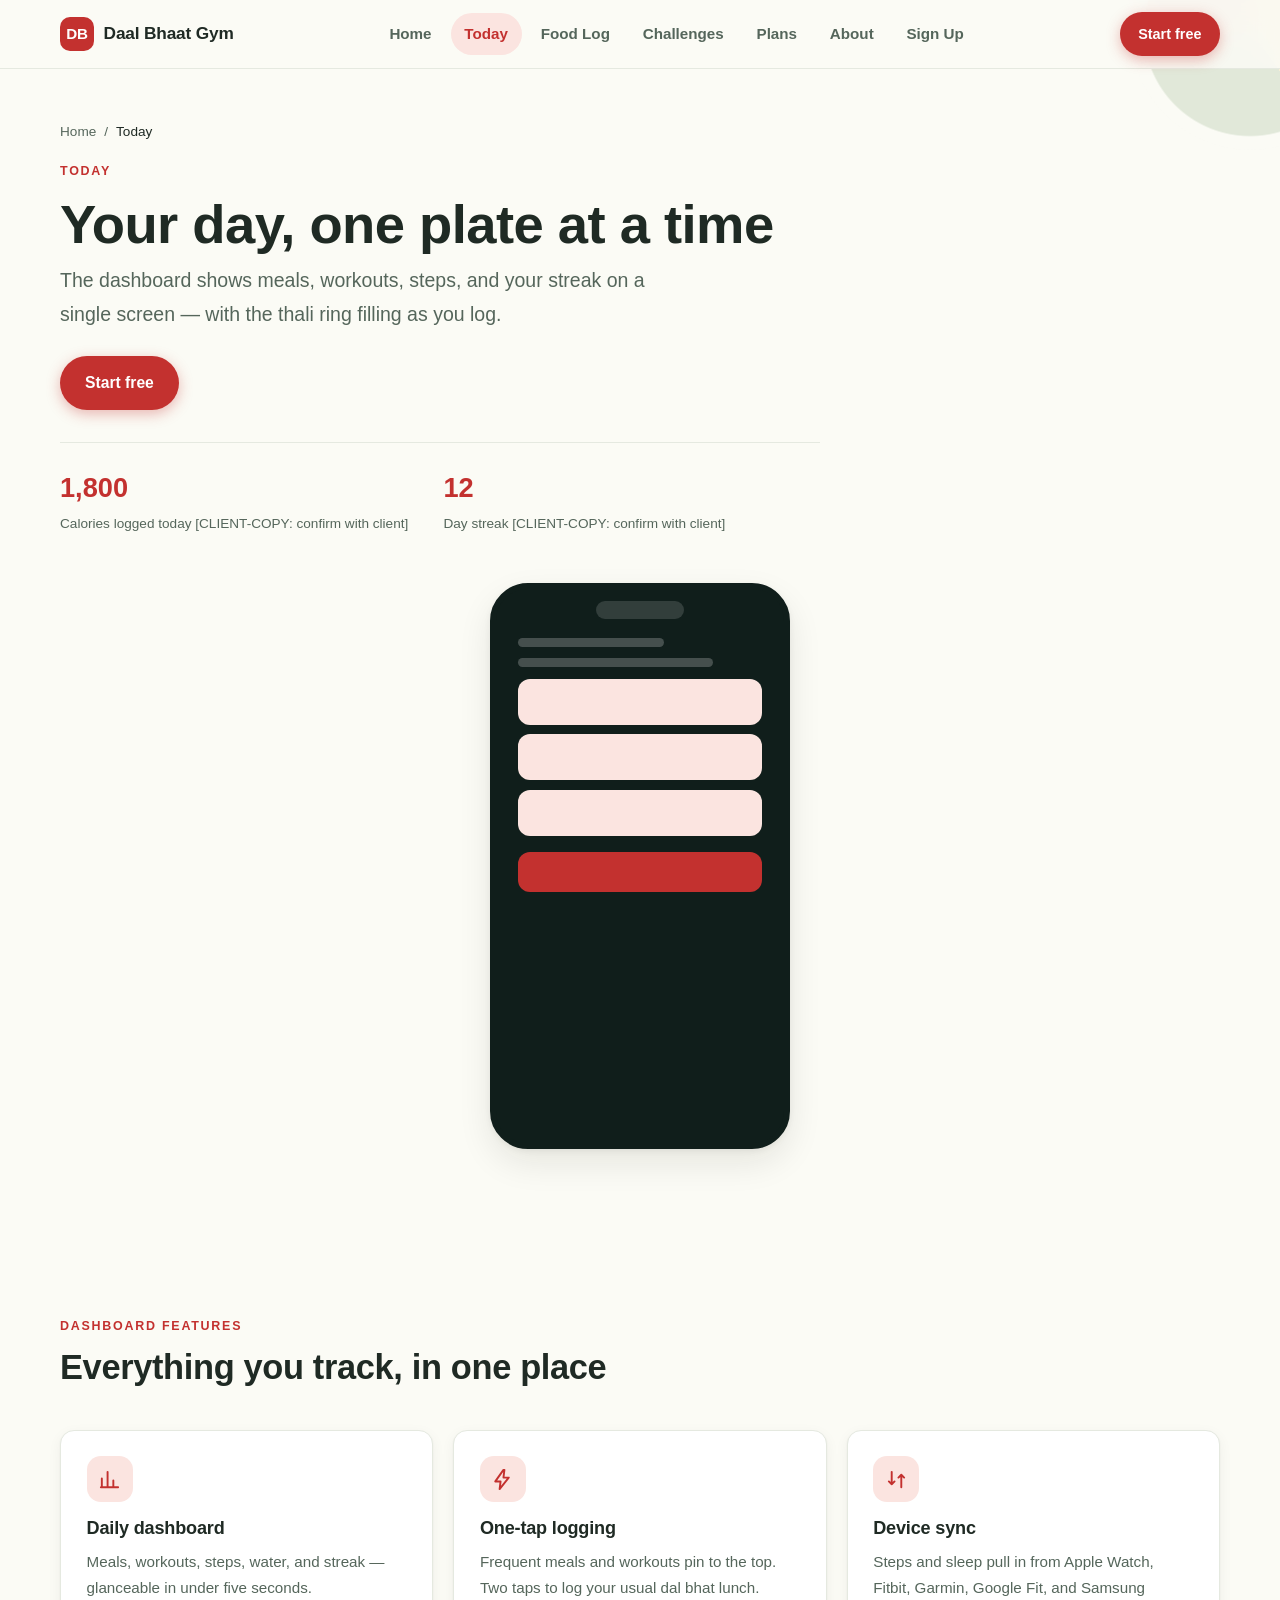
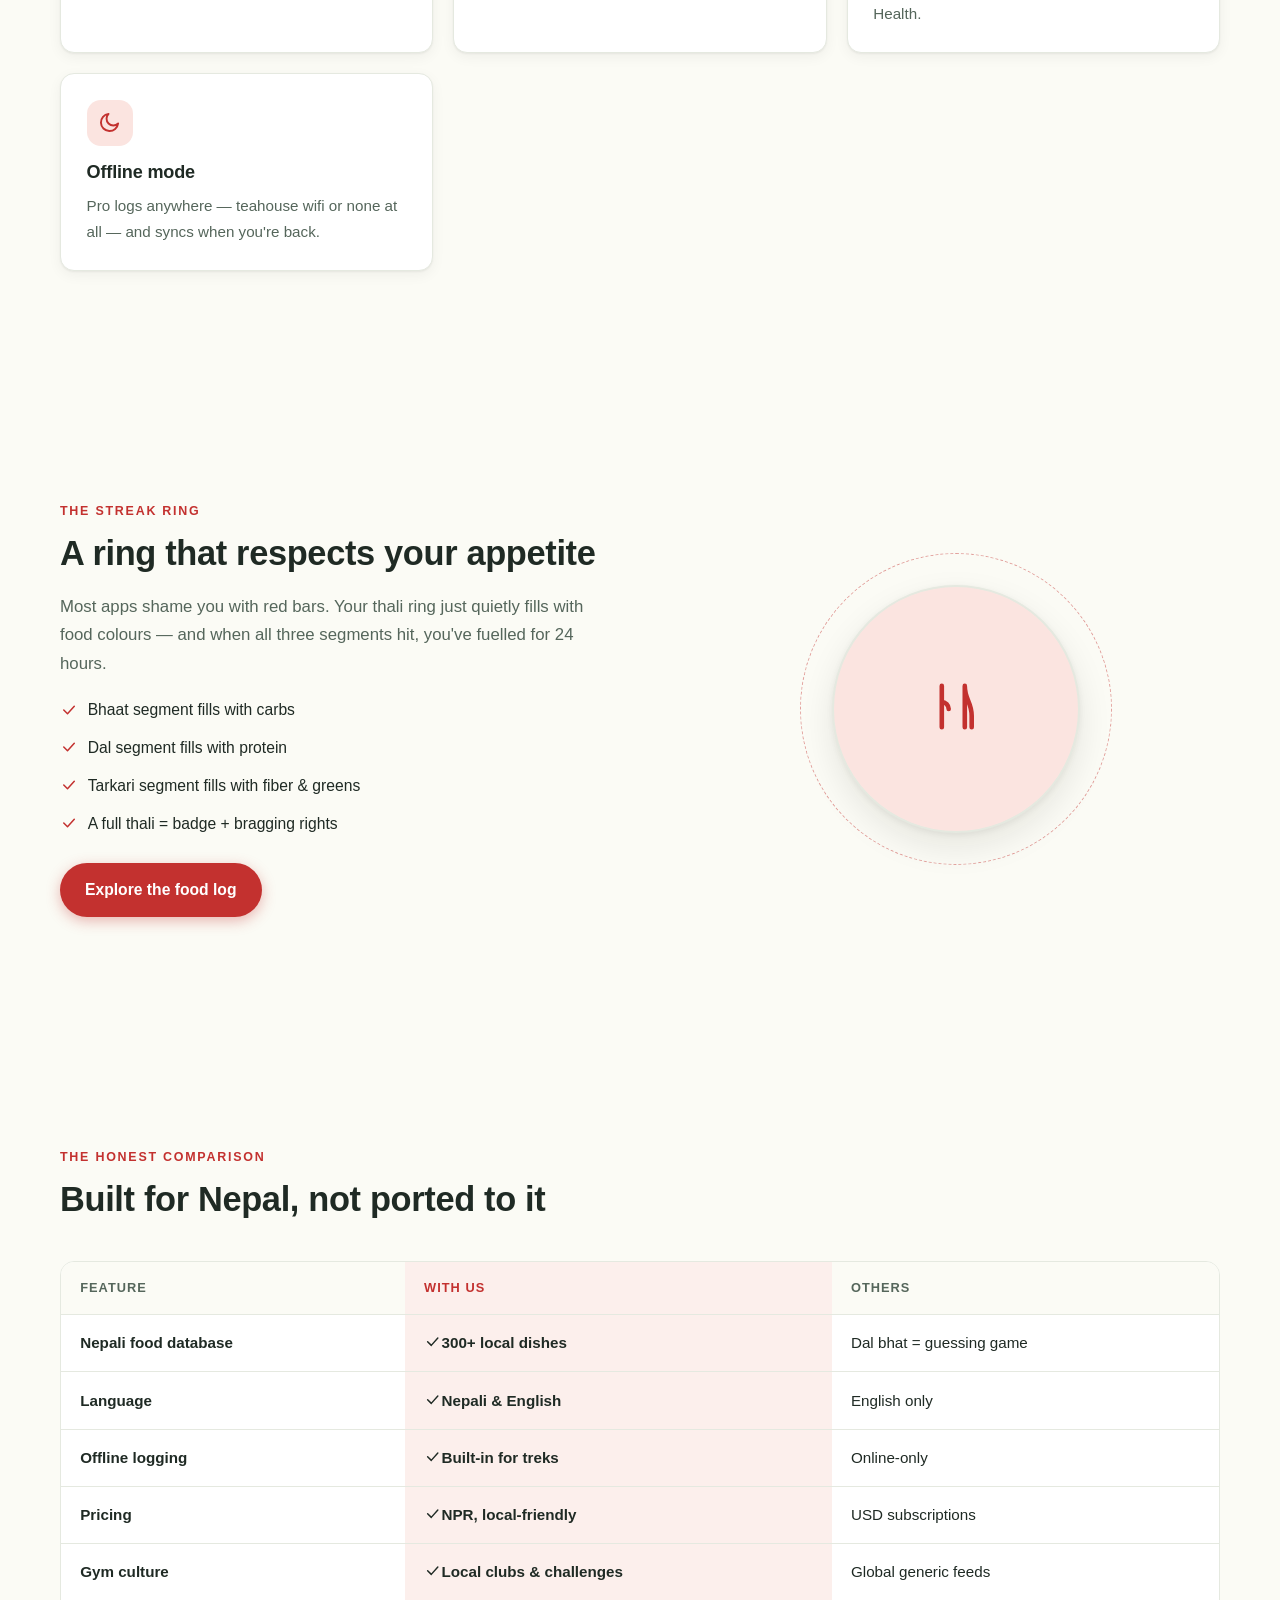
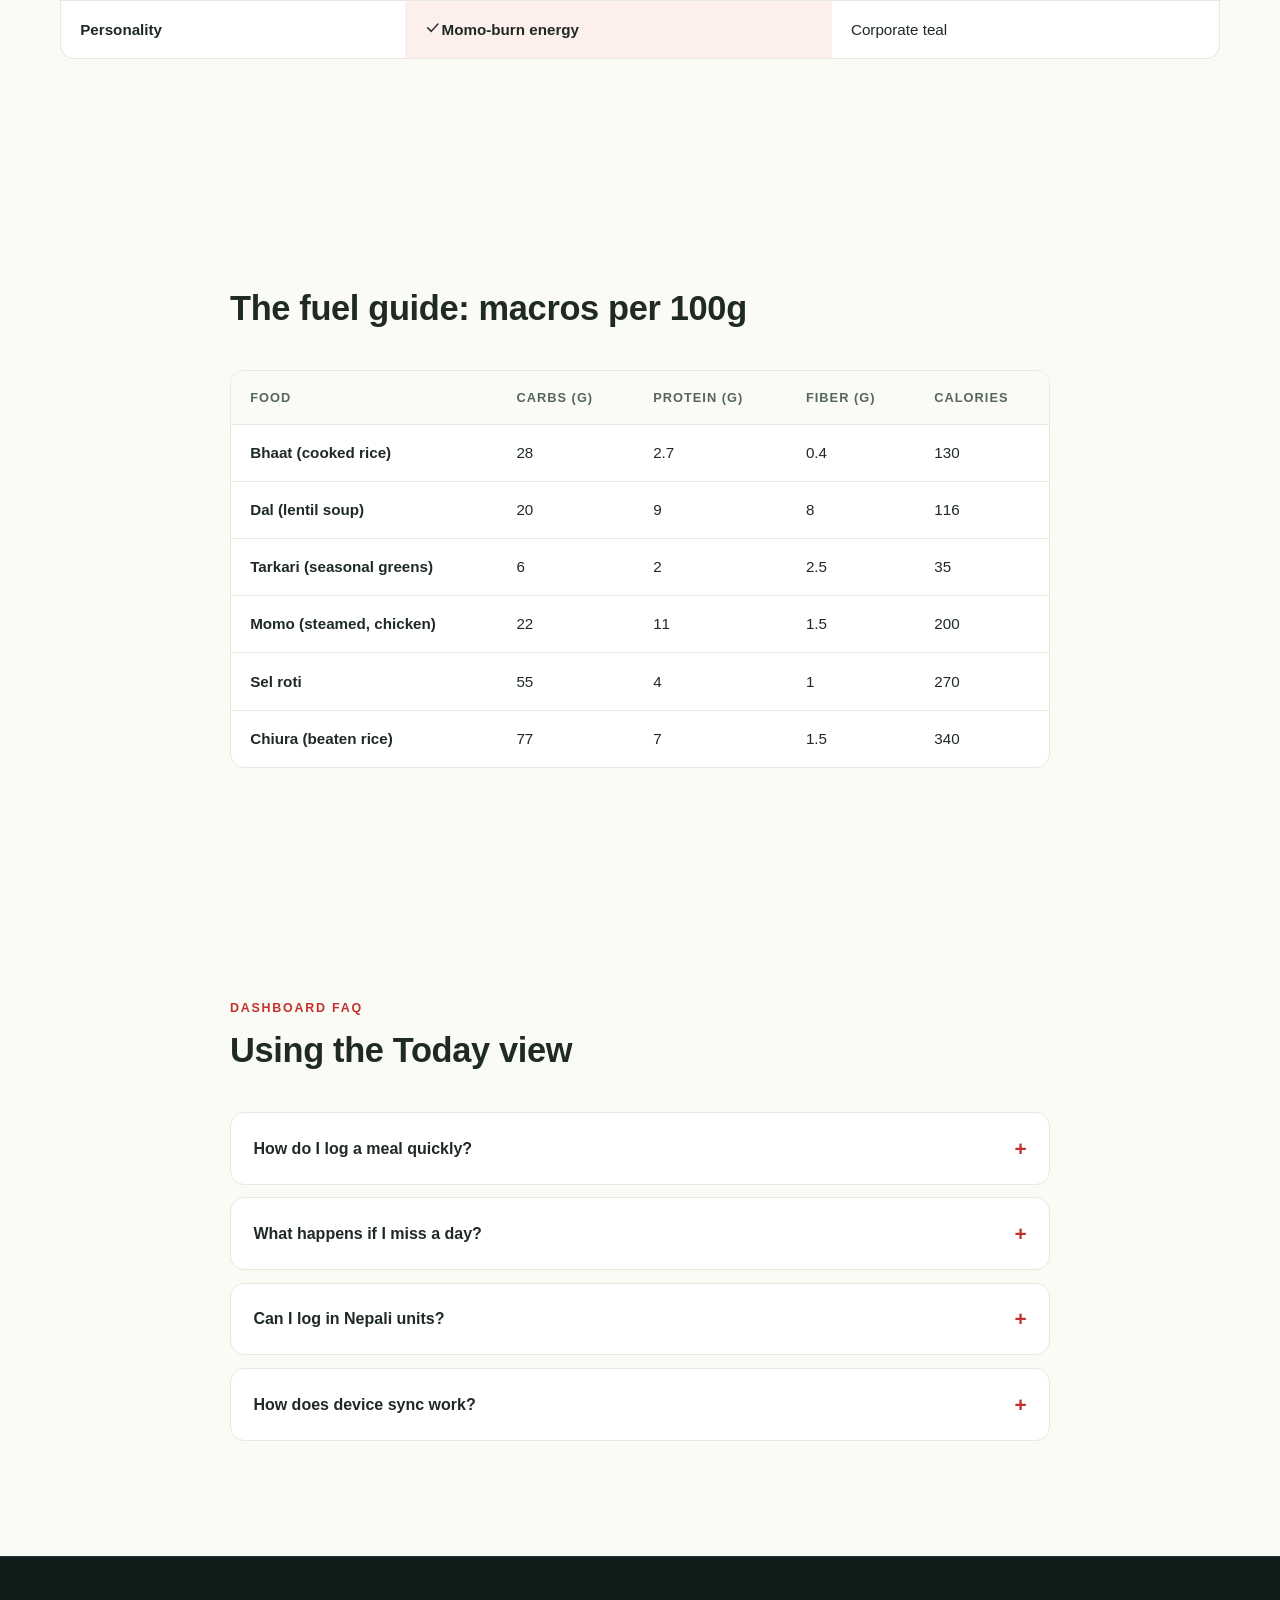
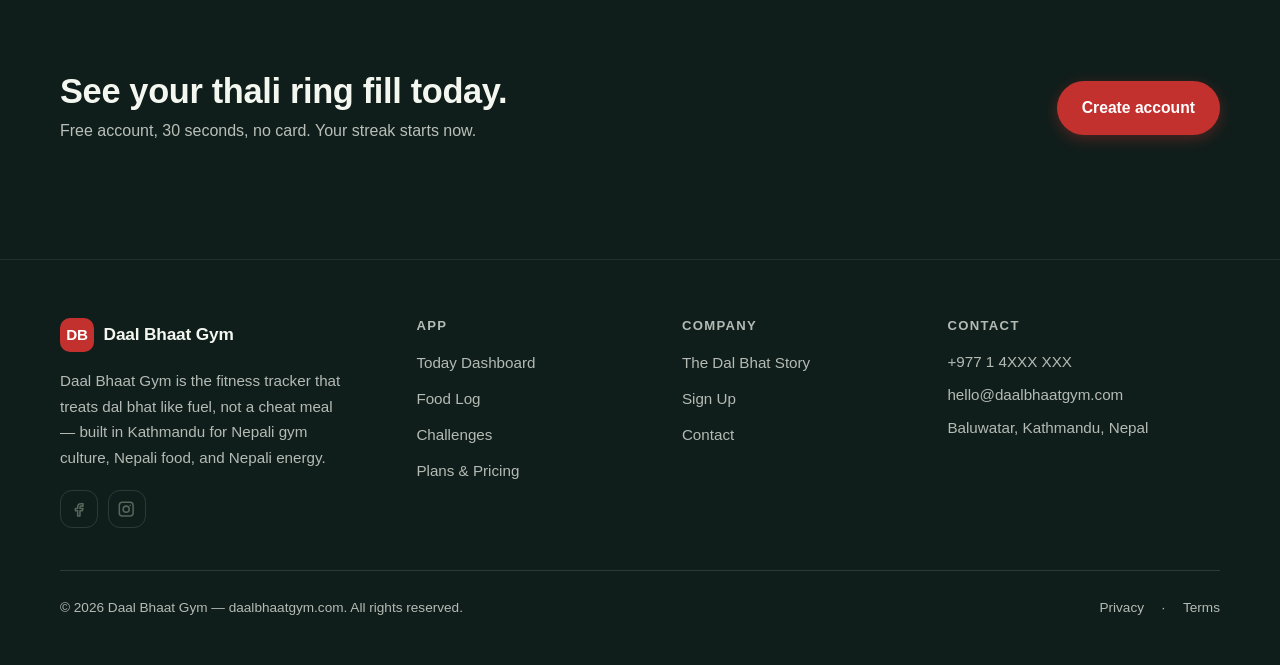
<file: features.html>
<!DOCTYPE html>
<html lang="en">
<head>
<meta charset="utf-8">
<meta name="viewport" content="width=device-width, initial-scale=1">
<title>Today Dashboard — Daal Bhaat Gym — Daal Bhaat Gym</title>
<meta name="description" content="The Today dashboard — meals, workouts, and your streak in one view, with the dal bhat thali ring tracking your macros at a glance.">
<meta property="og:title" content="Today Dashboard — Daal Bhaat Gym">
<meta property="og:description" content="The Today dashboard — meals, workouts, and your streak in one view, with the dal bhat thali ring tracking your macros at a glance.">
<meta property="og:type" content="website">
<meta property="og:url" content="https://daalbhaatgym.com/features.html">
<link rel="icon" href="data:image/svg+xml,%3Csvg%20xmlns%3D'http%3A%2F%2Fwww.w3.org%2F2000%2Fsvg'%20viewBox%3D'0%200%2064%2064'%3E%3Crect%20width%3D'64'%20height%3D'64'%20rx%3D'14'%20fill%3D'%23C3312F'%2F%3E%3Ctext%20x%3D'32'%20y%3D'42'%20font-family%3D'Arial%2C%20sans-serif'%20font-size%3D'26'%20font-weight%3D'700'%20text-anchor%3D'middle'%20fill%3D'%23FFFFFF'%3EDB%3C%2Ftext%3E%3C%2Fsvg%3E">
<link rel="stylesheet" href="assets/style.css">
<script defer src="assets/main.js"></script>
<script defer src="assets/form.js"></script>
</head>
<body data-site="daalbhaatgym.com" data-page="features.html">
<!-- CLIENT-COPY: All copy on this page is placeholder. Replace prices, contact details, statistics, and testimonial quotes with client-approved content before launch. -->
<a class="skip-link" href="#main">Skip to content</a>
<header class="site-header" data-header="light">
    <div class="container header-inner">
      <a class="brand" href="index.html"><span class="brand-mark" style="background:#C3312F;color:#FFFFFF">DB</span><span class="brand-name">Daal Bhaat Gym</span></a>
      <nav class="main-nav" aria-label="Primary"><ul><li><a href="index.html">Home</a></li><li><a href="features.html" aria-current="page">Today</a></li><li><a href="food.html">Food Log</a></li><li><a href="challenges.html">Challenges</a></li><li><a href="plans.html">Plans</a></li><li><a href="about.html">About</a></li><li><a href="signup.html">Sign Up</a></li></ul></nav>
      <div class="header-actions"><a class="btn btn-primary btn-sm header-cta" href="signup.html">Start free</a><button class="menu-toggle" aria-expanded="false" aria-controls="mobile-menu" aria-label="Open menu"><span class="icon" data-icon="menu" aria-hidden="true"></span></button></div>
    </div>
    <div class="mobile-menu" id="mobile-menu" hidden>
      <ul><li><a href="index.html">Home</a></li><li><a href="features.html" aria-current="page">Today</a></li><li><a href="food.html">Food Log</a></li><li><a href="challenges.html">Challenges</a></li><li><a href="plans.html">Plans</a></li><li><a href="about.html">About</a></li><li><a href="signup.html">Sign Up</a></li></ul>
      <a class="btn btn-primary btn-block" href="signup.html">Start free</a>
    </div>
  </header>
<main id="main">
<section class="hero hero-inner has-art">
    <div class="container hero-grid">
      <div class="hero-copy">
        <nav class="crumbs" aria-label="Breadcrumb"><a href="index.html">Home</a><span aria-hidden="true">/</span><span aria-current="page">Today</span></nav>
        <p class="kicker">Today</p>
        <h1>Your day, one plate at a time</h1>
        <p class="hero-lede">The dashboard shows meals, workouts, steps, and your streak on a single screen — with the thali ring filling as you log.</p>
        <div class="btn-row"><a class="btn btn-primary" href="signup.html">Start free</a></div>
        
        <dl class="hero-stats"><div><dt>1,800</dt><dd>Calories logged today [CLIENT-COPY: confirm with client]</dd></div><div><dt>12</dt><dd>Day streak [CLIENT-COPY: confirm with client]</dd></div></dl>
      </div>
      <div class="hero-art"><div class="art phone-art" aria-hidden="true">
        <div class="phone">
          <div class="phone-notch"></div>
          <div class="phone-line w60"></div><div class="phone-line w80"></div>
          <div class="phone-chip" style="background:#FBE4E0"></div>
          <div class="phone-chip" style="background:#FBE4E0"></div>
          <div class="phone-chip" style="background:#FBE4E0"></div>
          <div class="phone-btn" style="background:#C3312F"></div>
        </div></div></div>
    </div>
  </section>
<section class="sec">
        <div class="container">
          <div class="sec-head"><p class="kicker">Dashboard features</p><h2>Everything you track, in one place</h2></div>
          <ul class="grid features">
            <li class="card feature"><span class="feature-icon"><span class="icon" data-icon="chart" aria-hidden="true"></span></span><h3>Daily dashboard</h3><p>Meals, workouts, steps, water, and streak — glanceable in under five seconds.</p></li><li class="card feature"><span class="feature-icon"><span class="icon" data-icon="bolt" aria-hidden="true"></span></span><h3>One-tap logging</h3><p>Frequent meals and workouts pin to the top. Two taps to log your usual dal bhat lunch.</p></li><li class="card feature"><span class="feature-icon"><span class="icon" data-icon="swap" aria-hidden="true"></span></span><h3>Device sync</h3><p>Steps and sleep pull in from Apple Watch, Fitbit, Garmin, Google Fit, and Samsung Health.</p></li><li class="card feature"><span class="feature-icon"><span class="icon" data-icon="moon" aria-hidden="true"></span></span><h3>Offline mode</h3><p>Pro logs anywhere — teahouse wifi or none at all — and syncs when you&#39;re back.</p></li>
          </ul>
        </div></section><section class="sec">
        <div class="container split">
          <div class="split-copy">
            <p class="kicker">The streak ring</p><h2>A ring that respects your appetite</h2>
            <p class="lede">Most apps shame you with red bars. Your thali ring just quietly fills with food colours — and when all three segments hit, you&#39;ve fuelled for 24 hours.</p>
            <ul class="tick-list"><li><span class="icon" data-icon="check" aria-hidden="true"></span><span>Bhaat segment fills with carbs</span></li><li><span class="icon" data-icon="check" aria-hidden="true"></span><span>Dal segment fills with protein</span></li><li><span class="icon" data-icon="check" aria-hidden="true"></span><span>Tarkari segment fills with fiber &amp; greens</span></li><li><span class="icon" data-icon="check" aria-hidden="true"></span><span>A full thali = badge + bragging rights</span></li></ul>
            <div class="btn-row"><a class="btn btn-primary" href="food.html">Explore the food log</a></div>
          </div>
          <div class="split-art"><div class="art plate-art" aria-hidden="true">
        <div class="plate"><span><span class="icon" data-icon="utensils" aria-hidden="true"></span></span></div>
        <div class="plate-ring"></div>
      </div></div>
        </div></section><section class="sec">
        <div class="container">
          <div class="sec-head"><p class="kicker">The honest comparison</p><h2>Built for Nepal, not ported to it</h2></div>
          <div class="table-wrap"><table class="cmp">
            <thead><tr><th>Feature</th><th class="us-col">With us</th><th>Others</th></tr></thead>
            <tbody><tr><th scope="row">Nepali food database</th><td class="us-col"><span class="icon" data-icon="check" aria-hidden="true"></span><span>300+ local dishes</span></td><td>Dal bhat = guessing game</td></tr><tr><th scope="row">Language</th><td class="us-col"><span class="icon" data-icon="check" aria-hidden="true"></span><span>Nepali &amp; English</span></td><td>English only</td></tr><tr><th scope="row">Offline logging</th><td class="us-col"><span class="icon" data-icon="check" aria-hidden="true"></span><span>Built-in for treks</span></td><td>Online-only</td></tr><tr><th scope="row">Pricing</th><td class="us-col"><span class="icon" data-icon="check" aria-hidden="true"></span><span>NPR, local-friendly</span></td><td>USD subscriptions</td></tr><tr><th scope="row">Gym culture</th><td class="us-col"><span class="icon" data-icon="check" aria-hidden="true"></span><span>Local clubs &amp; challenges</span></td><td>Global generic feeds</td></tr><tr><th scope="row">Personality</th><td class="us-col"><span class="icon" data-icon="check" aria-hidden="true"></span><span>Momo-burn energy</span></td><td>Corporate teal</td></tr></tbody>
          </table></div>
        </div></section><section class="sec">
        <div class="container narrow">
          <div class="sec-head"><h2>The fuel guide: macros per 100g</h2></div>
          <div class="table-wrap"><table>
            <thead><tr><th scope="col">Food</th><th scope="col">Carbs (g)</th><th scope="col">Protein (g)</th><th scope="col">Fiber (g)</th><th scope="col">Calories</th></tr></thead>
            <tbody><tr><th scope="row">Bhaat (cooked rice)</th><td>28</td><td>2.7</td><td>0.4</td><td>130</td></tr><tr><th scope="row">Dal (lentil soup)</th><td>20</td><td>9</td><td>8</td><td>116</td></tr><tr><th scope="row">Tarkari (seasonal greens)</th><td>6</td><td>2</td><td>2.5</td><td>35</td></tr><tr><th scope="row">Momo (steamed, chicken)</th><td>22</td><td>11</td><td>1.5</td><td>200</td></tr><tr><th scope="row">Sel roti</th><td>55</td><td>4</td><td>1</td><td>270</td></tr><tr><th scope="row">Chiura (beaten rice)</th><td>77</td><td>7</td><td>1.5</td><td>340</td></tr></tbody>
          </table></div>
        </div></section><section class="sec">
        <div class="container narrow">
          <div class="sec-head"><p class="kicker">Dashboard FAQ</p><h2>Using the Today view</h2></div>
          <div class="faq">
            <details class="faq-item"><summary>How do I log a meal quickly?</summary><p>Pin your frequent meals at the top — dal bhat, momo, chiura breakfast — and log with two taps.</p></details><details class="faq-item"><summary>What happens if I miss a day?</summary><p>Your streak resets, but earned badges stay. Streak protection (one free day per week) is a Pro feature.</p></details><details class="faq-item"><summary>Can I log in Nepali units?</summary><p>Yes — serving sizes like &#39;1 kachaura&#39;, &#39;2 roti&#39;, or &#39;1 plate momo (10 pcs)&#39; are all in the database.</p></details><details class="faq-item"><summary>How does device sync work?</summary><p>Connect your watch or fitness account once; steps and sleep sync automatically each time you open the app.</p></details>
          </div>
        </div></section><section class="sec cta-sec" style="background:#101E1B;color:#F4F7F0">
        <div class="container cta-inner">
          <div><h2>See your thali ring fill today.</h2><p>Free account, 30 seconds, no card. Your streak starts now.</p></div>
          <a class="btn btn-primary" href="signup.html">Create account</a>
        </div></section>

</main>
<footer class="site-footer footer-dark" style="background:#101E1B;color:#F4F7F0">
    <div class="container">
      <div class="f-top">
        <div class="f-brand">
          <a class="brand" href="index.html"><span class="brand-mark" style="background:#C3312F;color:#FFFFFF">DB</span><span class="brand-name">Daal Bhaat Gym</span></a>
          <p>Daal Bhaat Gym is the fitness tracker that treats dal bhat like fuel, not a cheat meal — built in Kathmandu for Nepali gym culture, Nepali food, and Nepali energy.</p>
          <div class="socials"><a class="social" href="https://facebook.com/daalbhaatgym" aria-label="Facebook"><span class="icon" data-icon="facebook" aria-hidden="true"></span></a><a class="social" href="https://instagram.com/daalbhaatgym" aria-label="Instagram"><span class="icon" data-icon="instagram" aria-hidden="true"></span></a></div>
        </div>
        <div class="f-col"><h3>App</h3><ul><li><a href="features.html">Today Dashboard</a></li><li><a href="food.html">Food Log</a></li><li><a href="challenges.html">Challenges</a></li><li><a href="plans.html">Plans &amp; Pricing</a></li></ul></div><div class="f-col"><h3>Company</h3><ul><li><a href="about.html">The Dal Bhat Story</a></li><li><a href="signup.html">Sign Up</a></li><li><a href="signup.html">Contact</a></li></ul></div>
        <div class="f-col f-contact"><h3>Contact</h3>
          <p>+977 1 4XXX XXX</p>
          <p>hello@daalbhaatgym.com</p>
          <p>Baluwatar, Kathmandu, Nepal</p>
        </div>
      </div>
      <div class="f-bottom"><p>© 2026 Daal Bhaat Gym — daalbhaatgym.com. All rights reserved.</p><div class="f-legal"><a href="privacy.html">Privacy</a> · <a href="terms.html">Terms</a></div></div>
    </div>
  </footer>
</body>
</html>
</file>
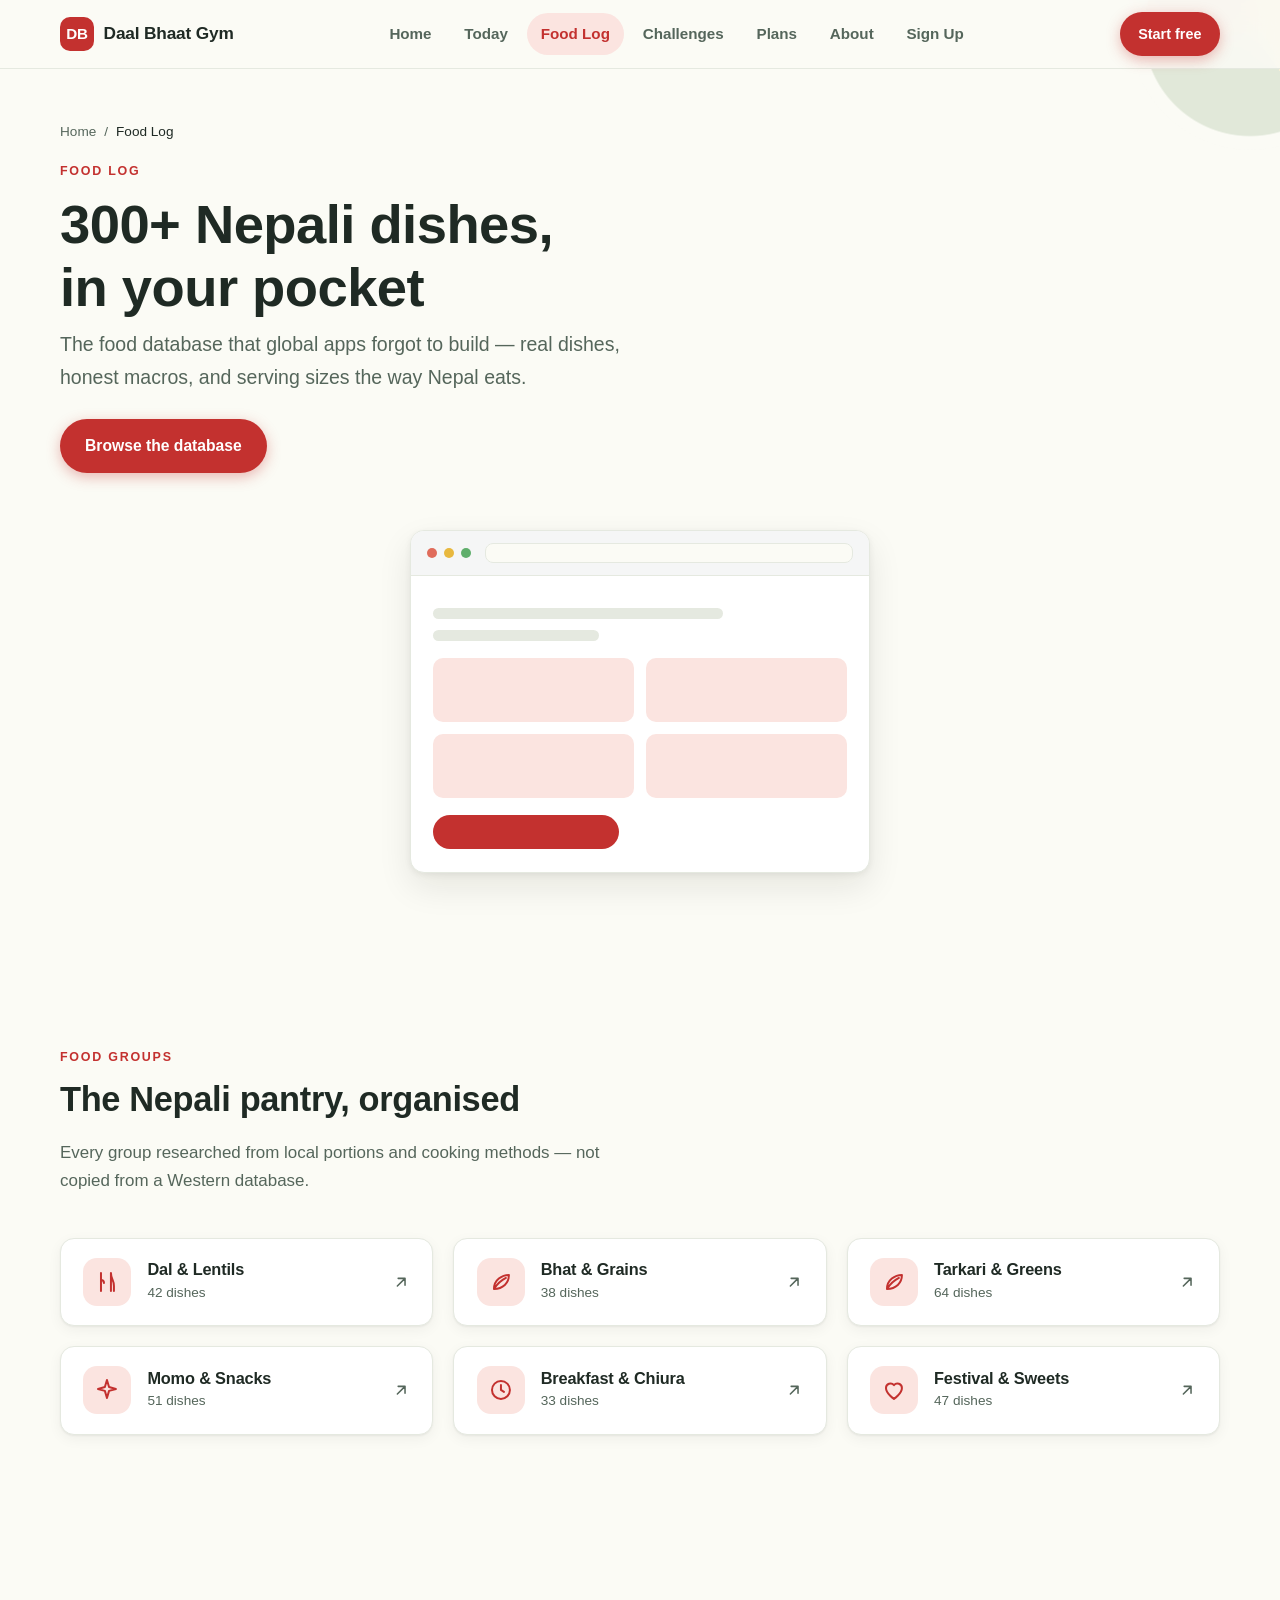
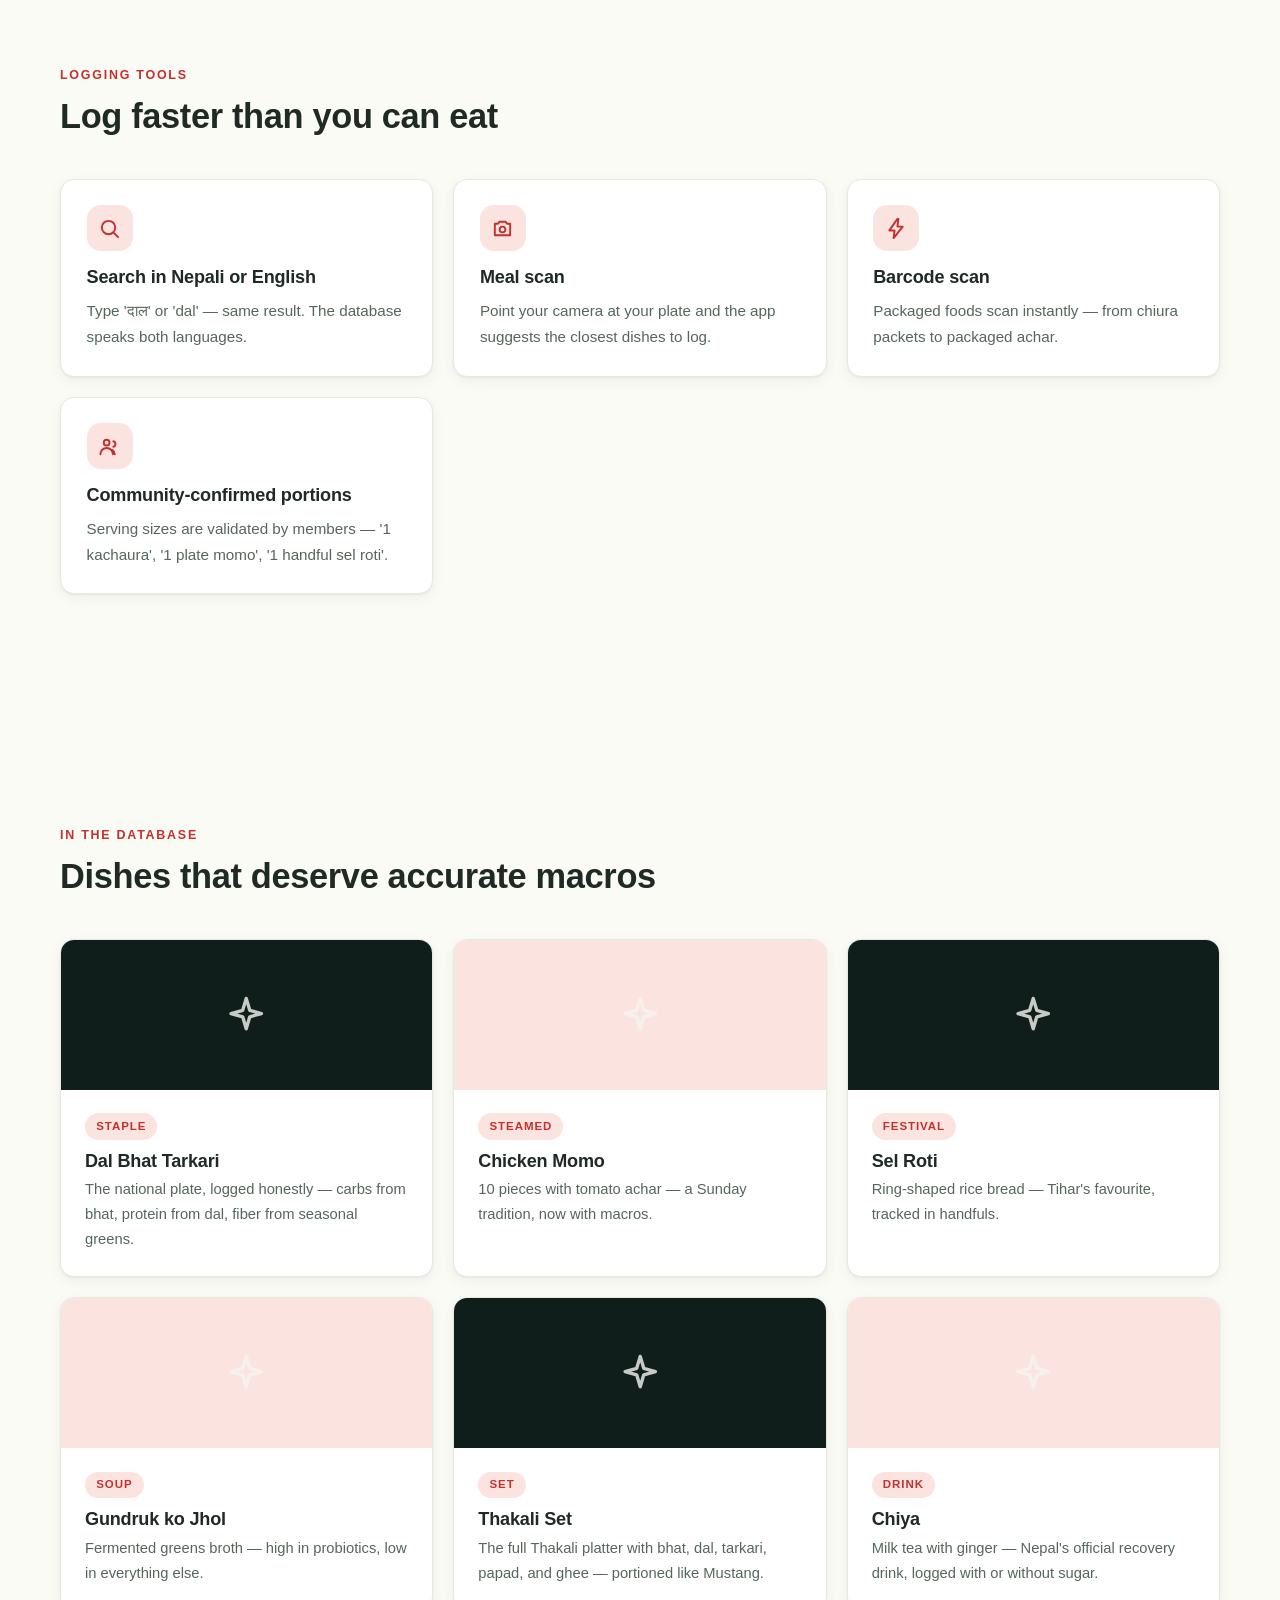
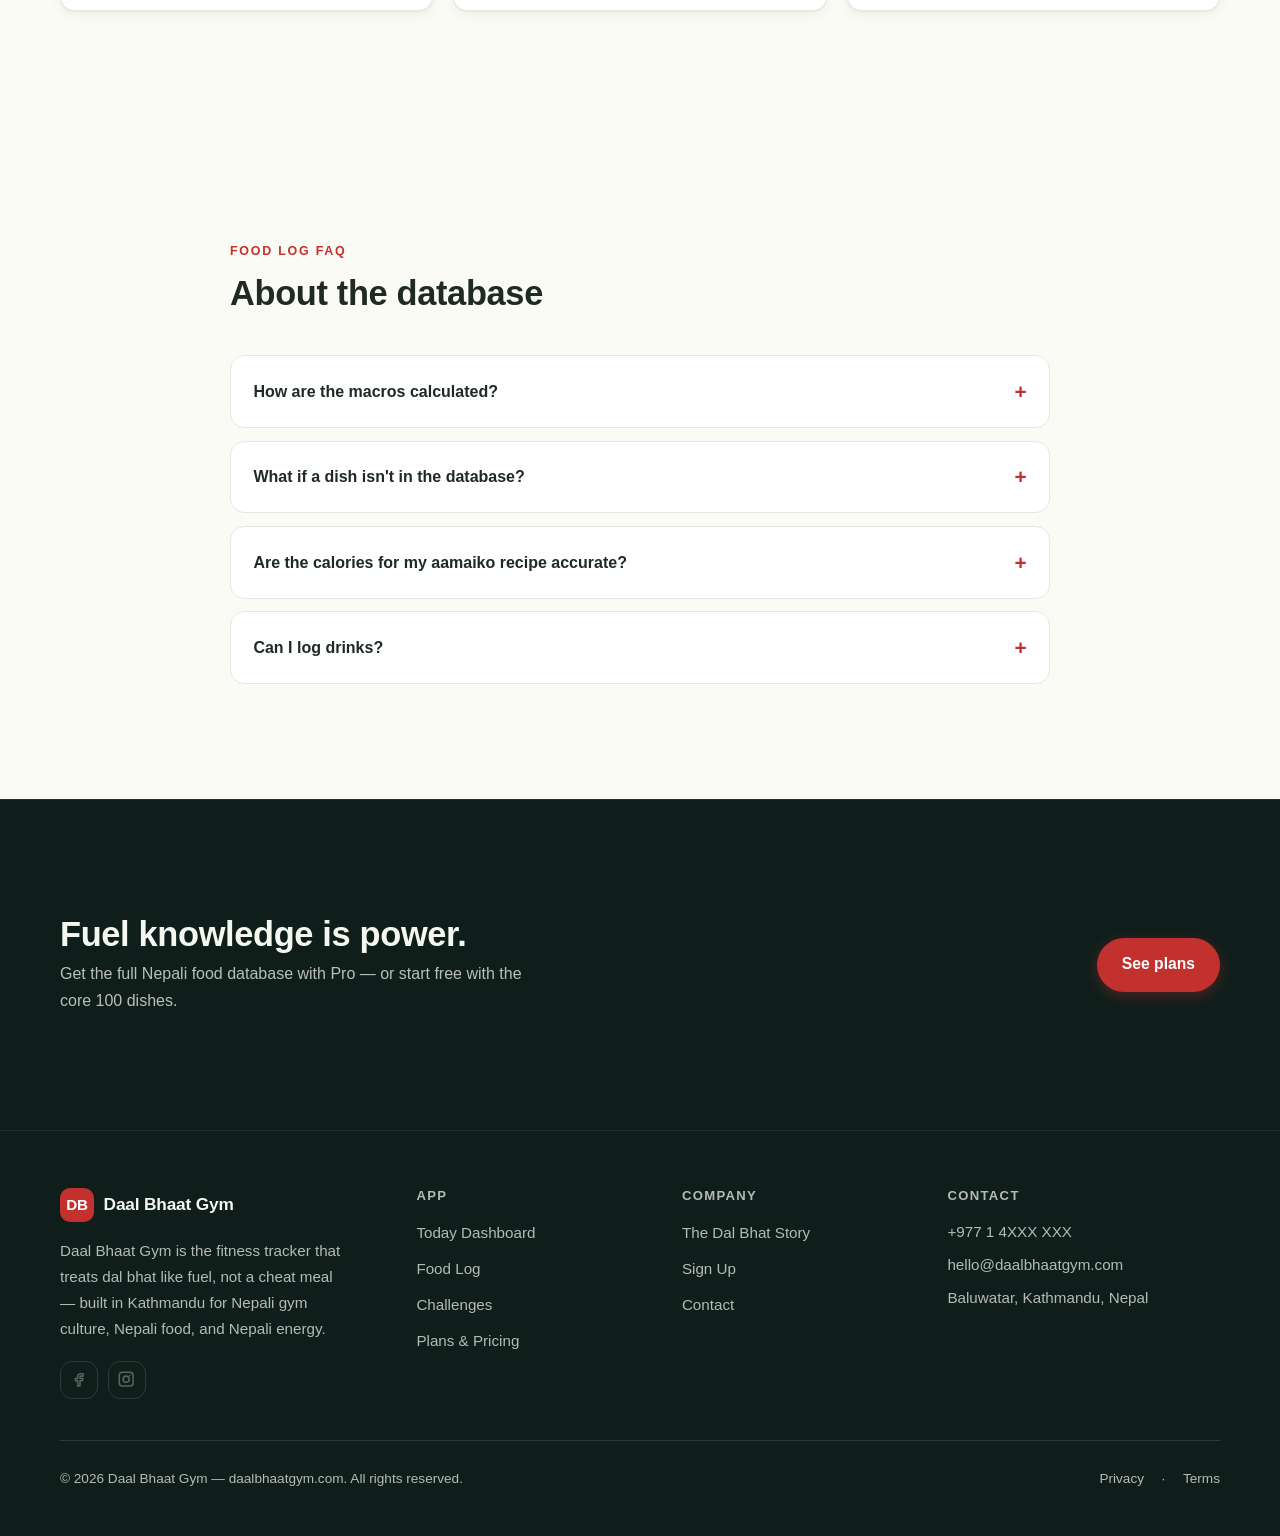
<file: food.html>
<!DOCTYPE html>
<html lang="en">
<head>
<meta charset="utf-8">
<meta name="viewport" content="width=device-width, initial-scale=1">
<title>Food Log — Daal Bhaat Gym — Daal Bhaat Gym</title>
<meta name="description" content="The Nepali food database — log dal bhat, momo, sel roti, chiura, and 300+ local dishes with honest macros, barcode scan, and Nepali search.">
<meta property="og:title" content="Food Log — Daal Bhaat Gym">
<meta property="og:description" content="The Nepali food database — log dal bhat, momo, sel roti, chiura, and 300+ local dishes with honest macros, barcode scan, and Nepali search.">
<meta property="og:type" content="website">
<meta property="og:url" content="https://daalbhaatgym.com/food.html">
<link rel="icon" href="data:image/svg+xml,%3Csvg%20xmlns%3D'http%3A%2F%2Fwww.w3.org%2F2000%2Fsvg'%20viewBox%3D'0%200%2064%2064'%3E%3Crect%20width%3D'64'%20height%3D'64'%20rx%3D'14'%20fill%3D'%23C3312F'%2F%3E%3Ctext%20x%3D'32'%20y%3D'42'%20font-family%3D'Arial%2C%20sans-serif'%20font-size%3D'26'%20font-weight%3D'700'%20text-anchor%3D'middle'%20fill%3D'%23FFFFFF'%3EDB%3C%2Ftext%3E%3C%2Fsvg%3E">
<link rel="stylesheet" href="assets/style.css">
<script defer src="assets/main.js"></script>
<script defer src="assets/form.js"></script>
</head>
<body data-site="daalbhaatgym.com" data-page="food.html">
<!-- CLIENT-COPY: All copy on this page is placeholder. Replace prices, contact details, statistics, and testimonial quotes with client-approved content before launch. -->
<a class="skip-link" href="#main">Skip to content</a>
<header class="site-header" data-header="light">
    <div class="container header-inner">
      <a class="brand" href="index.html"><span class="brand-mark" style="background:#C3312F;color:#FFFFFF">DB</span><span class="brand-name">Daal Bhaat Gym</span></a>
      <nav class="main-nav" aria-label="Primary"><ul><li><a href="index.html">Home</a></li><li><a href="features.html">Today</a></li><li><a href="food.html" aria-current="page">Food Log</a></li><li><a href="challenges.html">Challenges</a></li><li><a href="plans.html">Plans</a></li><li><a href="about.html">About</a></li><li><a href="signup.html">Sign Up</a></li></ul></nav>
      <div class="header-actions"><a class="btn btn-primary btn-sm header-cta" href="signup.html">Start free</a><button class="menu-toggle" aria-expanded="false" aria-controls="mobile-menu" aria-label="Open menu"><span class="icon" data-icon="menu" aria-hidden="true"></span></button></div>
    </div>
    <div class="mobile-menu" id="mobile-menu" hidden>
      <ul><li><a href="index.html">Home</a></li><li><a href="features.html">Today</a></li><li><a href="food.html" aria-current="page">Food Log</a></li><li><a href="challenges.html">Challenges</a></li><li><a href="plans.html">Plans</a></li><li><a href="about.html">About</a></li><li><a href="signup.html">Sign Up</a></li></ul>
      <a class="btn btn-primary btn-block" href="signup.html">Start free</a>
    </div>
  </header>
<main id="main">
<section class="hero hero-inner has-art">
    <div class="container hero-grid">
      <div class="hero-copy">
        <nav class="crumbs" aria-label="Breadcrumb"><a href="index.html">Home</a><span aria-hidden="true">/</span><span aria-current="page">Food Log</span></nav>
        <p class="kicker">Food Log</p>
        <h1>300+ Nepali dishes, in your pocket</h1>
        <p class="hero-lede">The food database that global apps forgot to build — real dishes, honest macros, and serving sizes the way Nepal eats.</p>
        <div class="btn-row"><a class="btn btn-primary" href="signup.html">Browse the database</a></div>
        
        
      </div>
      <div class="hero-art"><div class="art browser-art" aria-hidden="true">
        <div class="browser">
          <div class="browser-bar"><i></i><i></i><i></i><span></span></div>
          <div class="browser-body">
            <div class="bb-line w70"></div><div class="bb-line w40"></div>
            <div class="bb-grid">
              <span style="background:#FBE4E0"></span><span style="background:#FBE4E0"></span>
              <span style="background:#FBE4E0"></span><span style="background:#FBE4E0"></span>
            </div>
            <div class="bb-btn" style="background:#C3312F"></div>
          </div>
        </div></div></div>
    </div>
  </section>
<section class="sec">
        <div class="container">
          <div class="sec-head"><p class="kicker">Food groups</p><h2>The Nepali pantry, organised</h2><p class="lede">Every group researched from local portions and cooking methods — not copied from a Western database.</p></div>
          <ul class="grid cats">
            <li class="card cat"><span class="cat-icon"><span class="icon" data-icon="utensils" aria-hidden="true"></span></span><div><h3>Dal &amp; Lentils</h3><p>42 dishes</p></div><span class="icon" data-icon="arrow-up-right" aria-hidden="true"></span></li><li class="card cat"><span class="cat-icon"><span class="icon" data-icon="leaf" aria-hidden="true"></span></span><div><h3>Bhat &amp; Grains</h3><p>38 dishes</p></div><span class="icon" data-icon="arrow-up-right" aria-hidden="true"></span></li><li class="card cat"><span class="cat-icon"><span class="icon" data-icon="leaf" aria-hidden="true"></span></span><div><h3>Tarkari &amp; Greens</h3><p>64 dishes</p></div><span class="icon" data-icon="arrow-up-right" aria-hidden="true"></span></li><li class="card cat"><span class="cat-icon"><span class="icon" data-icon="spark" aria-hidden="true"></span></span><div><h3>Momo &amp; Snacks</h3><p>51 dishes</p></div><span class="icon" data-icon="arrow-up-right" aria-hidden="true"></span></li><li class="card cat"><span class="cat-icon"><span class="icon" data-icon="clock" aria-hidden="true"></span></span><div><h3>Breakfast &amp; Chiura</h3><p>33 dishes</p></div><span class="icon" data-icon="arrow-up-right" aria-hidden="true"></span></li><li class="card cat"><span class="cat-icon"><span class="icon" data-icon="heart" aria-hidden="true"></span></span><div><h3>Festival &amp; Sweets</h3><p>47 dishes</p></div><span class="icon" data-icon="arrow-up-right" aria-hidden="true"></span></li>
          </ul>
        </div></section><section class="sec">
        <div class="container">
          <div class="sec-head"><p class="kicker">Logging tools</p><h2>Log faster than you can eat</h2></div>
          <ul class="grid features">
            <li class="card feature"><span class="feature-icon"><span class="icon" data-icon="search" aria-hidden="true"></span></span><h3>Search in Nepali or English</h3><p>Type &#39;दाल&#39; or &#39;dal&#39; — same result. The database speaks both languages.</p></li><li class="card feature"><span class="feature-icon"><span class="icon" data-icon="camera" aria-hidden="true"></span></span><h3>Meal scan</h3><p>Point your camera at your plate and the app suggests the closest dishes to log.</p></li><li class="card feature"><span class="feature-icon"><span class="icon" data-icon="bolt" aria-hidden="true"></span></span><h3>Barcode scan</h3><p>Packaged foods scan instantly — from chiura packets to packaged achar.</p></li><li class="card feature"><span class="feature-icon"><span class="icon" data-icon="users" aria-hidden="true"></span></span><h3>Community-confirmed portions</h3><p>Serving sizes are validated by members — &#39;1 kachaura&#39;, &#39;1 plate momo&#39;, &#39;1 handful sel roti&#39;.</p></li>
          </ul>
        </div></section><section class="sec">
        <div class="container">
          <div class="sec-head"><p class="kicker">In the database</p><h2>Dishes that deserve accurate macros</h2></div>
          <ul class="grid gallery">
            <li class="card gal">
              <div class="gal-vis" style="background:#101E1B"><span class="icon" data-icon="spark" aria-hidden="true"></span></div>
              <div class="gal-body"><span class="tag">Staple</span><h3>Dal Bhat Tarkari</h3><p>The national plate, logged honestly — carbs from bhat, protein from dal, fiber from seasonal greens.</p></div>
            </li><li class="card gal">
              <div class="gal-vis" style="background:#FBE4E0"><span class="icon" data-icon="spark" aria-hidden="true"></span></div>
              <div class="gal-body"><span class="tag">Steamed</span><h3>Chicken Momo</h3><p>10 pieces with tomato achar — a Sunday tradition, now with macros.</p></div>
            </li><li class="card gal">
              <div class="gal-vis" style="background:#101E1B"><span class="icon" data-icon="spark" aria-hidden="true"></span></div>
              <div class="gal-body"><span class="tag">Festival</span><h3>Sel Roti</h3><p>Ring-shaped rice bread — Tihar&#39;s favourite, tracked in handfuls.</p></div>
            </li><li class="card gal">
              <div class="gal-vis" style="background:#FBE4E0"><span class="icon" data-icon="spark" aria-hidden="true"></span></div>
              <div class="gal-body"><span class="tag">Soup</span><h3>Gundruk ko Jhol</h3><p>Fermented greens broth — high in probiotics, low in everything else.</p></div>
            </li><li class="card gal">
              <div class="gal-vis" style="background:#101E1B"><span class="icon" data-icon="spark" aria-hidden="true"></span></div>
              <div class="gal-body"><span class="tag">Set</span><h3>Thakali Set</h3><p>The full Thakali platter with bhat, dal, tarkari, papad, and ghee — portioned like Mustang.</p></div>
            </li><li class="card gal">
              <div class="gal-vis" style="background:#FBE4E0"><span class="icon" data-icon="spark" aria-hidden="true"></span></div>
              <div class="gal-body"><span class="tag">Drink</span><h3>Chiya</h3><p>Milk tea with ginger — Nepal&#39;s official recovery drink, logged with or without sugar.</p></div>
            </li>
          </ul>
        </div></section><section class="sec">
        <div class="container narrow">
          <div class="sec-head"><p class="kicker">Food log FAQ</p><h2>About the database</h2></div>
          <div class="faq">
            <details class="faq-item"><summary>How are the macros calculated?</summary><p>Each dish is built from its ingredients, local portion sizes, and Nepali cooking methods — with member corrections and spot checks by our nutrition team.</p></details><details class="faq-item"><summary>What if a dish isn&#39;t in the database?</summary><p>Request it and our team adds it within days — community requests drive the database roadmap.</p></details><details class="faq-item"><summary>Are the calories for my aamaiko recipe accurate?</summary><p>Close — home recipes vary. Use the &#39;adjust serving&#39; tool to fine-tune portions and ingredients.</p></details><details class="faq-item"><summary>Can I log drinks?</summary><p>Chiya, lassi, and even the occasional Khukuri Rum are in the database, logged with honesty and zero judgement.</p></details>
          </div>
        </div></section><section class="sec cta-sec" style="background:#101E1B;color:#F4F7F0">
        <div class="container cta-inner">
          <div><h2>Fuel knowledge is power.</h2><p>Get the full Nepali food database with Pro — or start free with the core 100 dishes.</p></div>
          <a class="btn btn-primary" href="plans.html">See plans</a>
        </div></section>

</main>
<footer class="site-footer footer-dark" style="background:#101E1B;color:#F4F7F0">
    <div class="container">
      <div class="f-top">
        <div class="f-brand">
          <a class="brand" href="index.html"><span class="brand-mark" style="background:#C3312F;color:#FFFFFF">DB</span><span class="brand-name">Daal Bhaat Gym</span></a>
          <p>Daal Bhaat Gym is the fitness tracker that treats dal bhat like fuel, not a cheat meal — built in Kathmandu for Nepali gym culture, Nepali food, and Nepali energy.</p>
          <div class="socials"><a class="social" href="https://facebook.com/daalbhaatgym" aria-label="Facebook"><span class="icon" data-icon="facebook" aria-hidden="true"></span></a><a class="social" href="https://instagram.com/daalbhaatgym" aria-label="Instagram"><span class="icon" data-icon="instagram" aria-hidden="true"></span></a></div>
        </div>
        <div class="f-col"><h3>App</h3><ul><li><a href="features.html">Today Dashboard</a></li><li><a href="food.html">Food Log</a></li><li><a href="challenges.html">Challenges</a></li><li><a href="plans.html">Plans &amp; Pricing</a></li></ul></div><div class="f-col"><h3>Company</h3><ul><li><a href="about.html">The Dal Bhat Story</a></li><li><a href="signup.html">Sign Up</a></li><li><a href="signup.html">Contact</a></li></ul></div>
        <div class="f-col f-contact"><h3>Contact</h3>
          <p>+977 1 4XXX XXX</p>
          <p>hello@daalbhaatgym.com</p>
          <p>Baluwatar, Kathmandu, Nepal</p>
        </div>
      </div>
      <div class="f-bottom"><p>© 2026 Daal Bhaat Gym — daalbhaatgym.com. All rights reserved.</p><div class="f-legal"><a href="privacy.html">Privacy</a> · <a href="terms.html">Terms</a></div></div>
    </div>
  </footer>
</body>
</html>
</file>
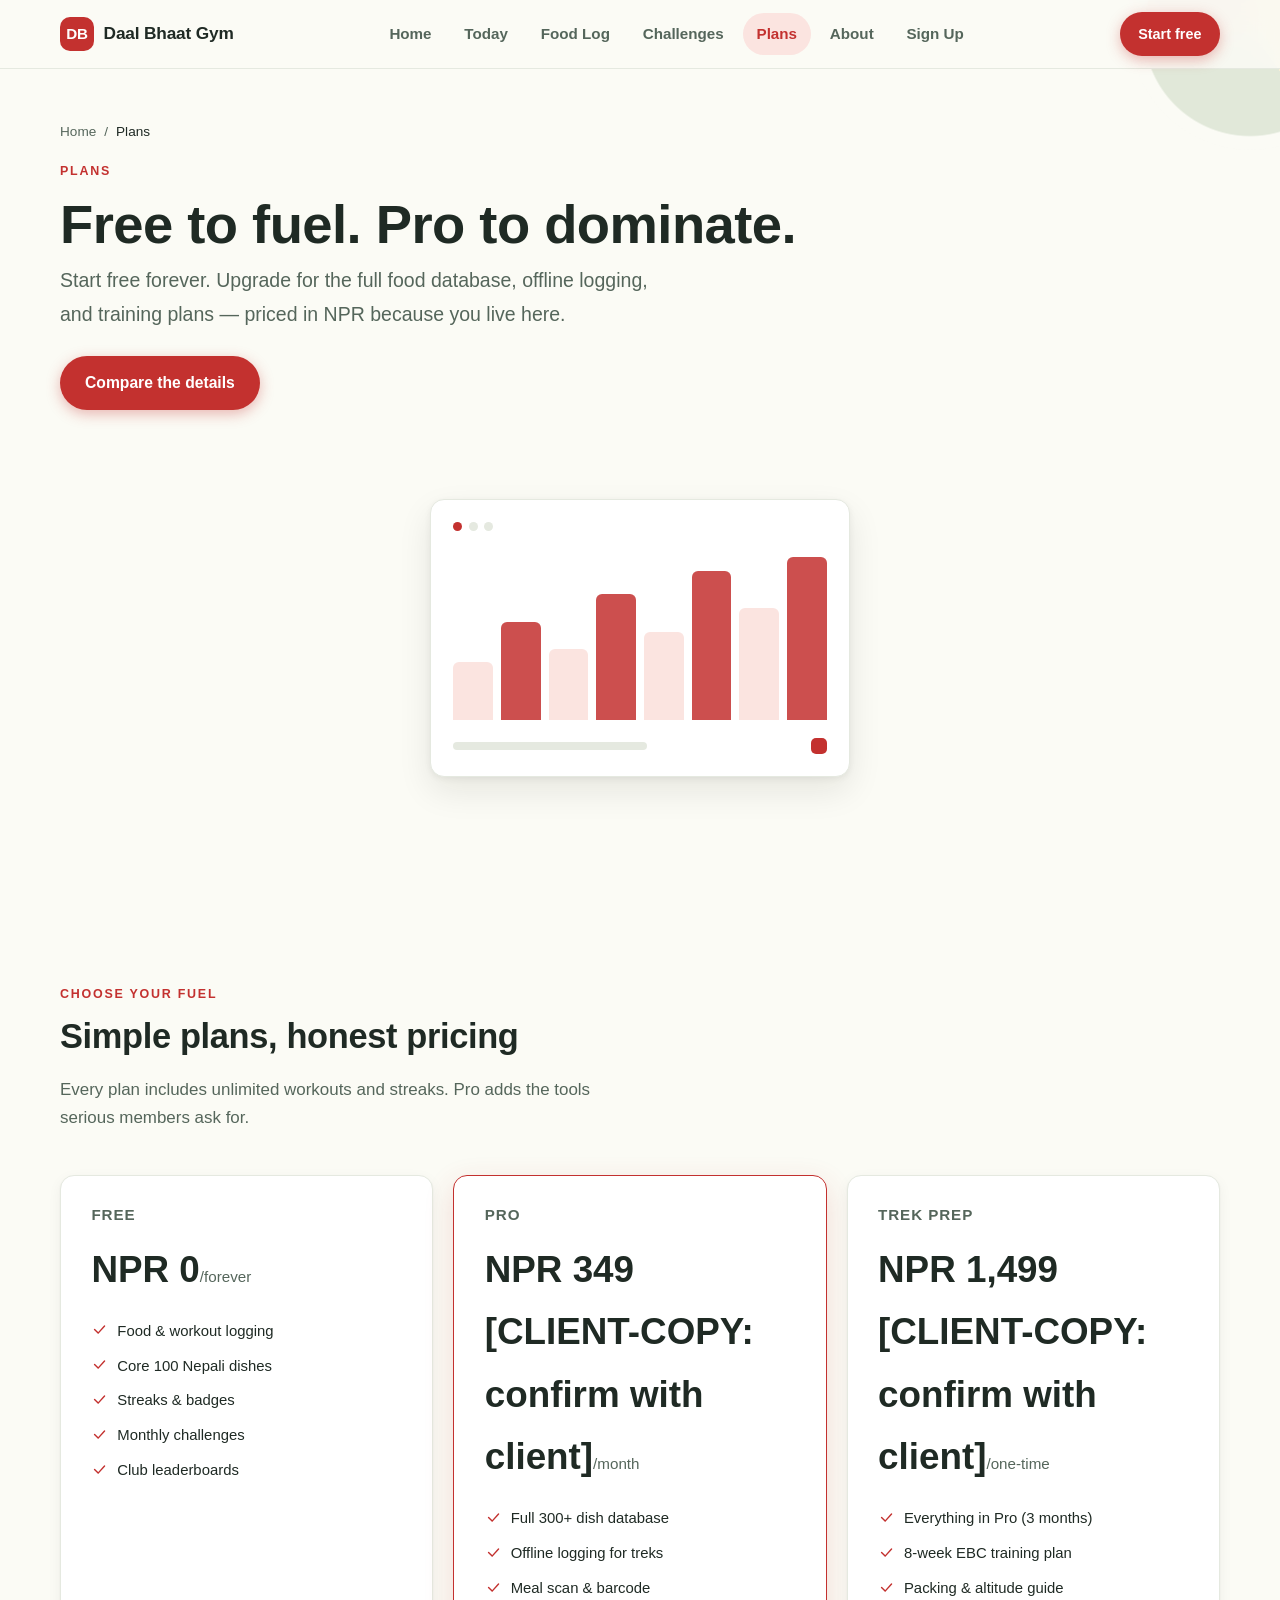
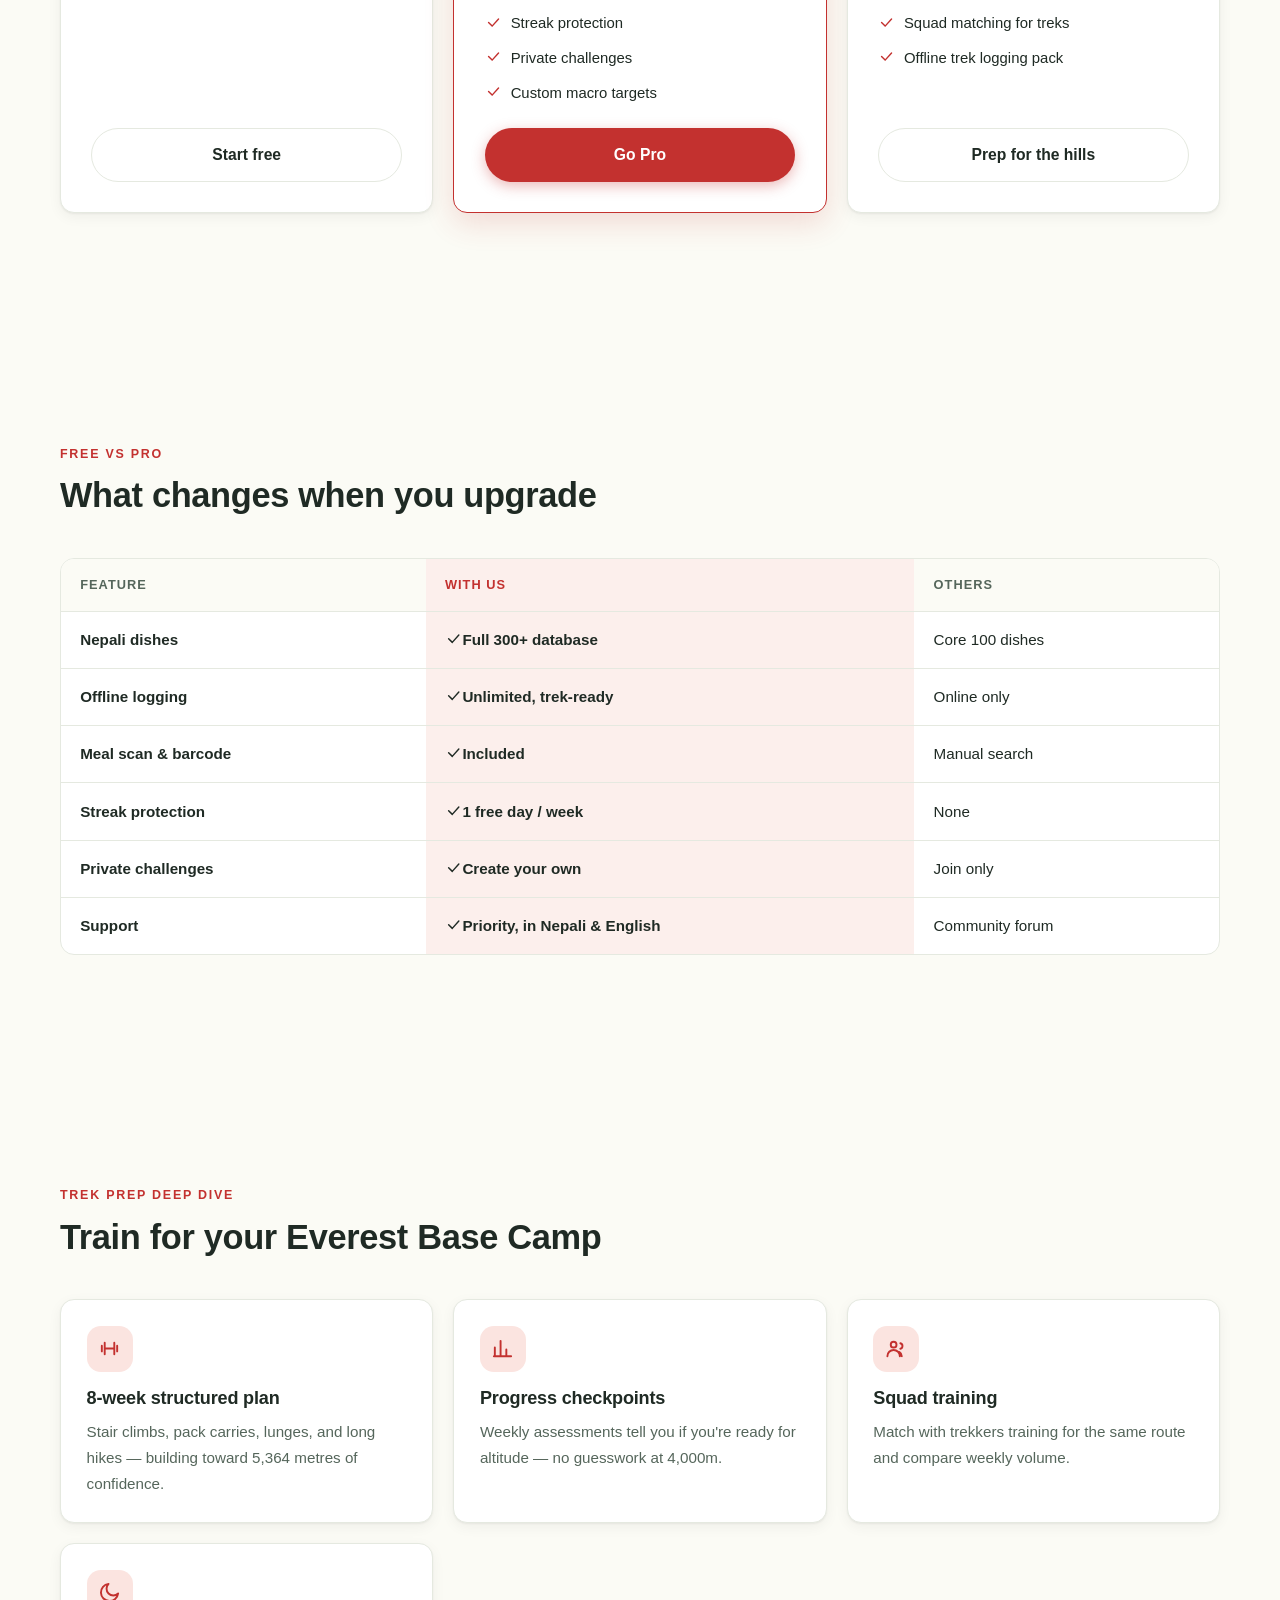
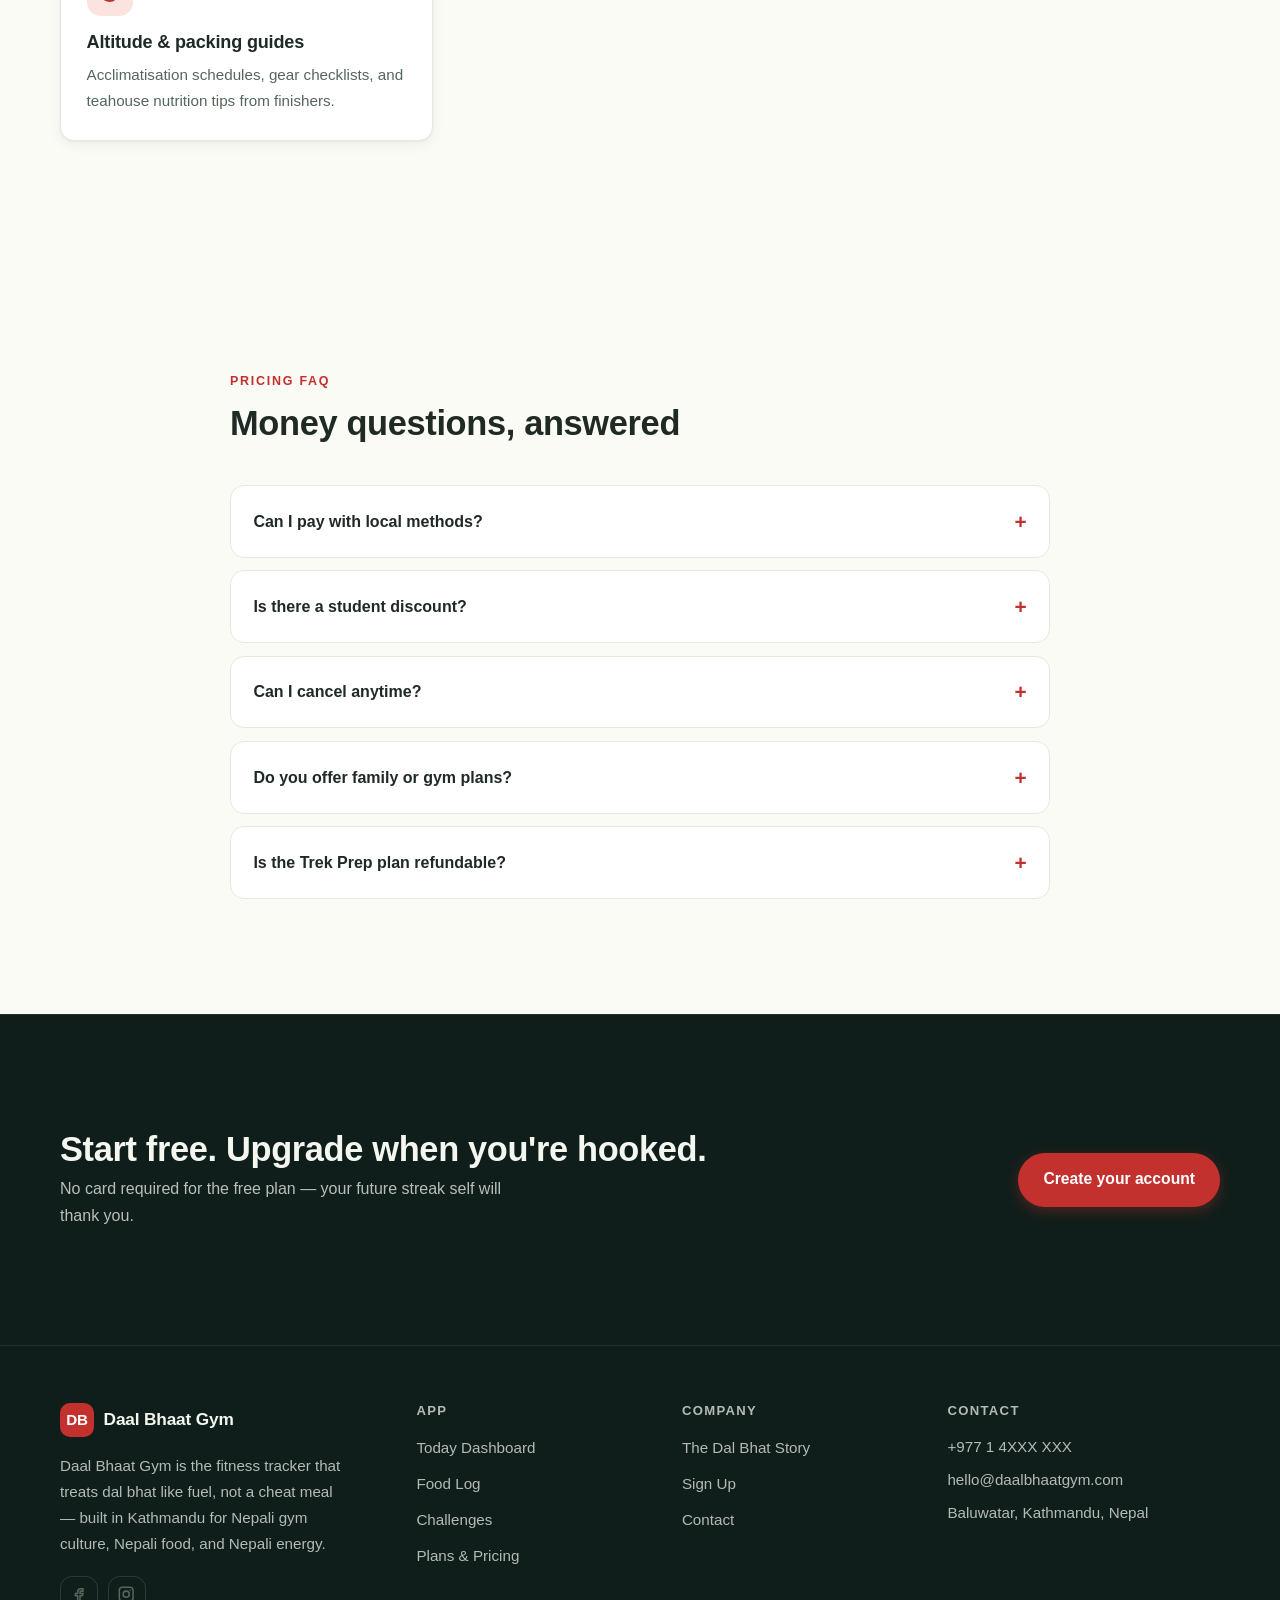
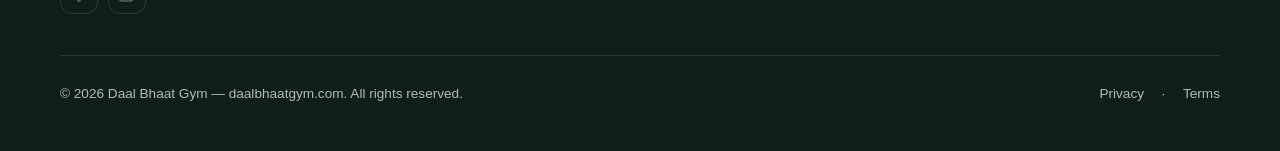
<file: plans.html>
<!DOCTYPE html>
<html lang="en">
<head>
<meta charset="utf-8">
<meta name="viewport" content="width=device-width, initial-scale=1">
<title>Plans &amp; Pricing — Daal Bhaat Gym — Daal Bhaat Gym</title>
<meta name="description" content="Free fitness tracking, Pro for the full Nepali food database and offline mode, and Trek Prep plans — pricing in NPR, built for Nepal.">
<meta property="og:title" content="Plans &amp; Pricing — Daal Bhaat Gym">
<meta property="og:description" content="Free fitness tracking, Pro for the full Nepali food database and offline mode, and Trek Prep plans — pricing in NPR, built for Nepal.">
<meta property="og:type" content="website">
<meta property="og:url" content="https://daalbhaatgym.com/plans.html">
<link rel="icon" href="data:image/svg+xml,%3Csvg%20xmlns%3D'http%3A%2F%2Fwww.w3.org%2F2000%2Fsvg'%20viewBox%3D'0%200%2064%2064'%3E%3Crect%20width%3D'64'%20height%3D'64'%20rx%3D'14'%20fill%3D'%23C3312F'%2F%3E%3Ctext%20x%3D'32'%20y%3D'42'%20font-family%3D'Arial%2C%20sans-serif'%20font-size%3D'26'%20font-weight%3D'700'%20text-anchor%3D'middle'%20fill%3D'%23FFFFFF'%3EDB%3C%2Ftext%3E%3C%2Fsvg%3E">
<link rel="stylesheet" href="assets/style.css">
<script defer src="assets/main.js"></script>
<script defer src="assets/form.js"></script>
</head>
<body data-site="daalbhaatgym.com" data-page="plans.html">
<!-- CLIENT-COPY: All copy on this page is placeholder. Replace prices, contact details, statistics, and testimonial quotes with client-approved content before launch. -->
<a class="skip-link" href="#main">Skip to content</a>
<header class="site-header" data-header="light">
    <div class="container header-inner">
      <a class="brand" href="index.html"><span class="brand-mark" style="background:#C3312F;color:#FFFFFF">DB</span><span class="brand-name">Daal Bhaat Gym</span></a>
      <nav class="main-nav" aria-label="Primary"><ul><li><a href="index.html">Home</a></li><li><a href="features.html">Today</a></li><li><a href="food.html">Food Log</a></li><li><a href="challenges.html">Challenges</a></li><li><a href="plans.html" aria-current="page">Plans</a></li><li><a href="about.html">About</a></li><li><a href="signup.html">Sign Up</a></li></ul></nav>
      <div class="header-actions"><a class="btn btn-primary btn-sm header-cta" href="signup.html">Start free</a><button class="menu-toggle" aria-expanded="false" aria-controls="mobile-menu" aria-label="Open menu"><span class="icon" data-icon="menu" aria-hidden="true"></span></button></div>
    </div>
    <div class="mobile-menu" id="mobile-menu" hidden>
      <ul><li><a href="index.html">Home</a></li><li><a href="features.html">Today</a></li><li><a href="food.html">Food Log</a></li><li><a href="challenges.html">Challenges</a></li><li><a href="plans.html" aria-current="page">Plans</a></li><li><a href="about.html">About</a></li><li><a href="signup.html">Sign Up</a></li></ul>
      <a class="btn btn-primary btn-block" href="signup.html">Start free</a>
    </div>
  </header>
<main id="main">
<section class="hero hero-inner has-art">
    <div class="container hero-grid">
      <div class="hero-copy">
        <nav class="crumbs" aria-label="Breadcrumb"><a href="index.html">Home</a><span aria-hidden="true">/</span><span aria-current="page">Plans</span></nav>
        <p class="kicker">Plans</p>
        <h1>Free to fuel. Pro to dominate.</h1>
        <p class="hero-lede">Start free forever. Upgrade for the full food database, offline logging, and training plans — priced in NPR because you live here.</p>
        <div class="btn-row"><a class="btn btn-primary" href="signup.html">Compare the details</a></div>
        
        
      </div>
      <div class="hero-art"><div class="art chart-art" aria-hidden="true">
        <div class="chart-card">
          <div class="chart-head"><span></span><span></span><span></span></div>
          <div class="chart-bars">
            <i style="height:34%"></i><i style="height:58%"></i><i style="height:42%"></i>
            <i style="height:74%"></i><i style="height:52%"></i><i style="height:88%"></i>
            <i style="height:66%"></i><i style="height:96%"></i>
          </div>
          <div class="chart-foot"><span></span><b style="background:#C3312F"></b></div>
        </div></div></div>
    </div>
  </section>
<section class="sec">
        <div class="container">
          <div class="sec-head"><p class="kicker">Choose your fuel</p><h2>Simple plans, honest pricing</h2><p class="lede">Every plan includes unlimited workouts and streaks. Pro adds the tools serious members ask for.</p></div>
          <div class="grid pricing">
            <article class="card price">
              <h3>Free</h3>
              <p class="price-num">NPR 0<span>/forever</span></p>
              <ul><li><span class="icon" data-icon="check" aria-hidden="true"></span><span>Food &amp; workout logging</span></li><li><span class="icon" data-icon="check" aria-hidden="true"></span><span>Core 100 Nepali dishes</span></li><li><span class="icon" data-icon="check" aria-hidden="true"></span><span>Streaks &amp; badges</span></li><li><span class="icon" data-icon="check" aria-hidden="true"></span><span>Monthly challenges</span></li><li><span class="icon" data-icon="check" aria-hidden="true"></span><span>Club leaderboards</span></li></ul>
              <a class="btn btn-ghost" href="signup.html">Start free</a>
            </article><article class="card price price-hot">
              <h3>Pro</h3>
              <p class="price-num">NPR 349 [CLIENT-COPY: confirm with client]<span>/month</span></p>
              <ul><li><span class="icon" data-icon="check" aria-hidden="true"></span><span>Full 300+ dish database</span></li><li><span class="icon" data-icon="check" aria-hidden="true"></span><span>Offline logging for treks</span></li><li><span class="icon" data-icon="check" aria-hidden="true"></span><span>Meal scan &amp; barcode</span></li><li><span class="icon" data-icon="check" aria-hidden="true"></span><span>Streak protection</span></li><li><span class="icon" data-icon="check" aria-hidden="true"></span><span>Private challenges</span></li><li><span class="icon" data-icon="check" aria-hidden="true"></span><span>Custom macro targets</span></li></ul>
              <a class="btn btn-primary" href="signup.html">Go Pro</a>
            </article><article class="card price">
              <h3>Trek Prep</h3>
              <p class="price-num">NPR 1,499 [CLIENT-COPY: confirm with client]<span>/one-time</span></p>
              <ul><li><span class="icon" data-icon="check" aria-hidden="true"></span><span>Everything in Pro (3 months)</span></li><li><span class="icon" data-icon="check" aria-hidden="true"></span><span>8-week EBC training plan</span></li><li><span class="icon" data-icon="check" aria-hidden="true"></span><span>Packing &amp; altitude guide</span></li><li><span class="icon" data-icon="check" aria-hidden="true"></span><span>Squad matching for treks</span></li><li><span class="icon" data-icon="check" aria-hidden="true"></span><span>Offline trek logging pack</span></li></ul>
              <a class="btn btn-ghost" href="signup.html">Prep for the hills</a>
            </article>
          </div>
        </div></section><section class="sec">
        <div class="container">
          <div class="sec-head"><p class="kicker">Free vs Pro</p><h2>What changes when you upgrade</h2></div>
          <div class="table-wrap"><table class="cmp">
            <thead><tr><th>Feature</th><th class="us-col">With us</th><th>Others</th></tr></thead>
            <tbody><tr><th scope="row">Nepali dishes</th><td class="us-col"><span class="icon" data-icon="check" aria-hidden="true"></span><span>Full 300+ database</span></td><td>Core 100 dishes</td></tr><tr><th scope="row">Offline logging</th><td class="us-col"><span class="icon" data-icon="check" aria-hidden="true"></span><span>Unlimited, trek-ready</span></td><td>Online only</td></tr><tr><th scope="row">Meal scan &amp; barcode</th><td class="us-col"><span class="icon" data-icon="check" aria-hidden="true"></span><span>Included</span></td><td>Manual search</td></tr><tr><th scope="row">Streak protection</th><td class="us-col"><span class="icon" data-icon="check" aria-hidden="true"></span><span>1 free day / week</span></td><td>None</td></tr><tr><th scope="row">Private challenges</th><td class="us-col"><span class="icon" data-icon="check" aria-hidden="true"></span><span>Create your own</span></td><td>Join only</td></tr><tr><th scope="row">Support</th><td class="us-col"><span class="icon" data-icon="check" aria-hidden="true"></span><span>Priority, in Nepali &amp; English</span></td><td>Community forum</td></tr></tbody>
          </table></div>
        </div></section><section class="sec">
        <div class="container">
          <div class="sec-head"><p class="kicker">Trek Prep deep dive</p><h2>Train for your Everest Base Camp</h2></div>
          <ul class="grid features">
            <li class="card feature"><span class="feature-icon"><span class="icon" data-icon="dumbbell" aria-hidden="true"></span></span><h3>8-week structured plan</h3><p>Stair climbs, pack carries, lunges, and long hikes — building toward 5,364 metres of confidence.</p></li><li class="card feature"><span class="feature-icon"><span class="icon" data-icon="chart" aria-hidden="true"></span></span><h3>Progress checkpoints</h3><p>Weekly assessments tell you if you&#39;re ready for altitude — no guesswork at 4,000m.</p></li><li class="card feature"><span class="feature-icon"><span class="icon" data-icon="users" aria-hidden="true"></span></span><h3>Squad training</h3><p>Match with trekkers training for the same route and compare weekly volume.</p></li><li class="card feature"><span class="feature-icon"><span class="icon" data-icon="moon" aria-hidden="true"></span></span><h3>Altitude &amp; packing guides</h3><p>Acclimatisation schedules, gear checklists, and teahouse nutrition tips from finishers.</p></li>
          </ul>
        </div></section><section class="sec">
        <div class="container narrow">
          <div class="sec-head"><p class="kicker">Pricing FAQ</p><h2>Money questions, answered</h2></div>
          <div class="faq">
            <details class="faq-item"><summary>Can I pay with local methods?</summary><p>Yes — cards, eSewa, Khalti, and bank transfer are all supported. Payments are processed in NPR.</p></details><details class="faq-item"><summary>Is there a student discount?</summary><p>Students with a valid ID get 30% off Pro — email us from your .edu.np address.</p></details><details class="faq-item"><summary>Can I cancel anytime?</summary><p>Yes — cancel in two taps and keep access until the end of your billing period.</p></details><details class="faq-item"><summary>Do you offer family or gym plans?</summary><p>Gym owners can purchase club packages with 20+ member licenses — contact us for pricing.</p></details><details class="faq-item"><summary>Is the Trek Prep plan refundable?</summary><p>Full refund within 7 days if you haven&#39;t started the plan. After that, the plan stays yours forever.</p></details>
          </div>
        </div></section><section class="sec cta-sec" style="background:#101E1B;color:#F4F7F0">
        <div class="container cta-inner">
          <div><h2>Start free. Upgrade when you&#39;re hooked.</h2><p>No card required for the free plan — your future streak self will thank you.</p></div>
          <a class="btn btn-primary" href="signup.html">Create your account</a>
        </div></section>

</main>
<footer class="site-footer footer-dark" style="background:#101E1B;color:#F4F7F0">
    <div class="container">
      <div class="f-top">
        <div class="f-brand">
          <a class="brand" href="index.html"><span class="brand-mark" style="background:#C3312F;color:#FFFFFF">DB</span><span class="brand-name">Daal Bhaat Gym</span></a>
          <p>Daal Bhaat Gym is the fitness tracker that treats dal bhat like fuel, not a cheat meal — built in Kathmandu for Nepali gym culture, Nepali food, and Nepali energy.</p>
          <div class="socials"><a class="social" href="https://facebook.com/daalbhaatgym" aria-label="Facebook"><span class="icon" data-icon="facebook" aria-hidden="true"></span></a><a class="social" href="https://instagram.com/daalbhaatgym" aria-label="Instagram"><span class="icon" data-icon="instagram" aria-hidden="true"></span></a></div>
        </div>
        <div class="f-col"><h3>App</h3><ul><li><a href="features.html">Today Dashboard</a></li><li><a href="food.html">Food Log</a></li><li><a href="challenges.html">Challenges</a></li><li><a href="plans.html">Plans &amp; Pricing</a></li></ul></div><div class="f-col"><h3>Company</h3><ul><li><a href="about.html">The Dal Bhat Story</a></li><li><a href="signup.html">Sign Up</a></li><li><a href="signup.html">Contact</a></li></ul></div>
        <div class="f-col f-contact"><h3>Contact</h3>
          <p>+977 1 4XXX XXX</p>
          <p>hello@daalbhaatgym.com</p>
          <p>Baluwatar, Kathmandu, Nepal</p>
        </div>
      </div>
      <div class="f-bottom"><p>© 2026 Daal Bhaat Gym — daalbhaatgym.com. All rights reserved.</p><div class="f-legal"><a href="privacy.html">Privacy</a> · <a href="terms.html">Terms</a></div></div>
    </div>
  </footer>
</body>
</html>
</file>
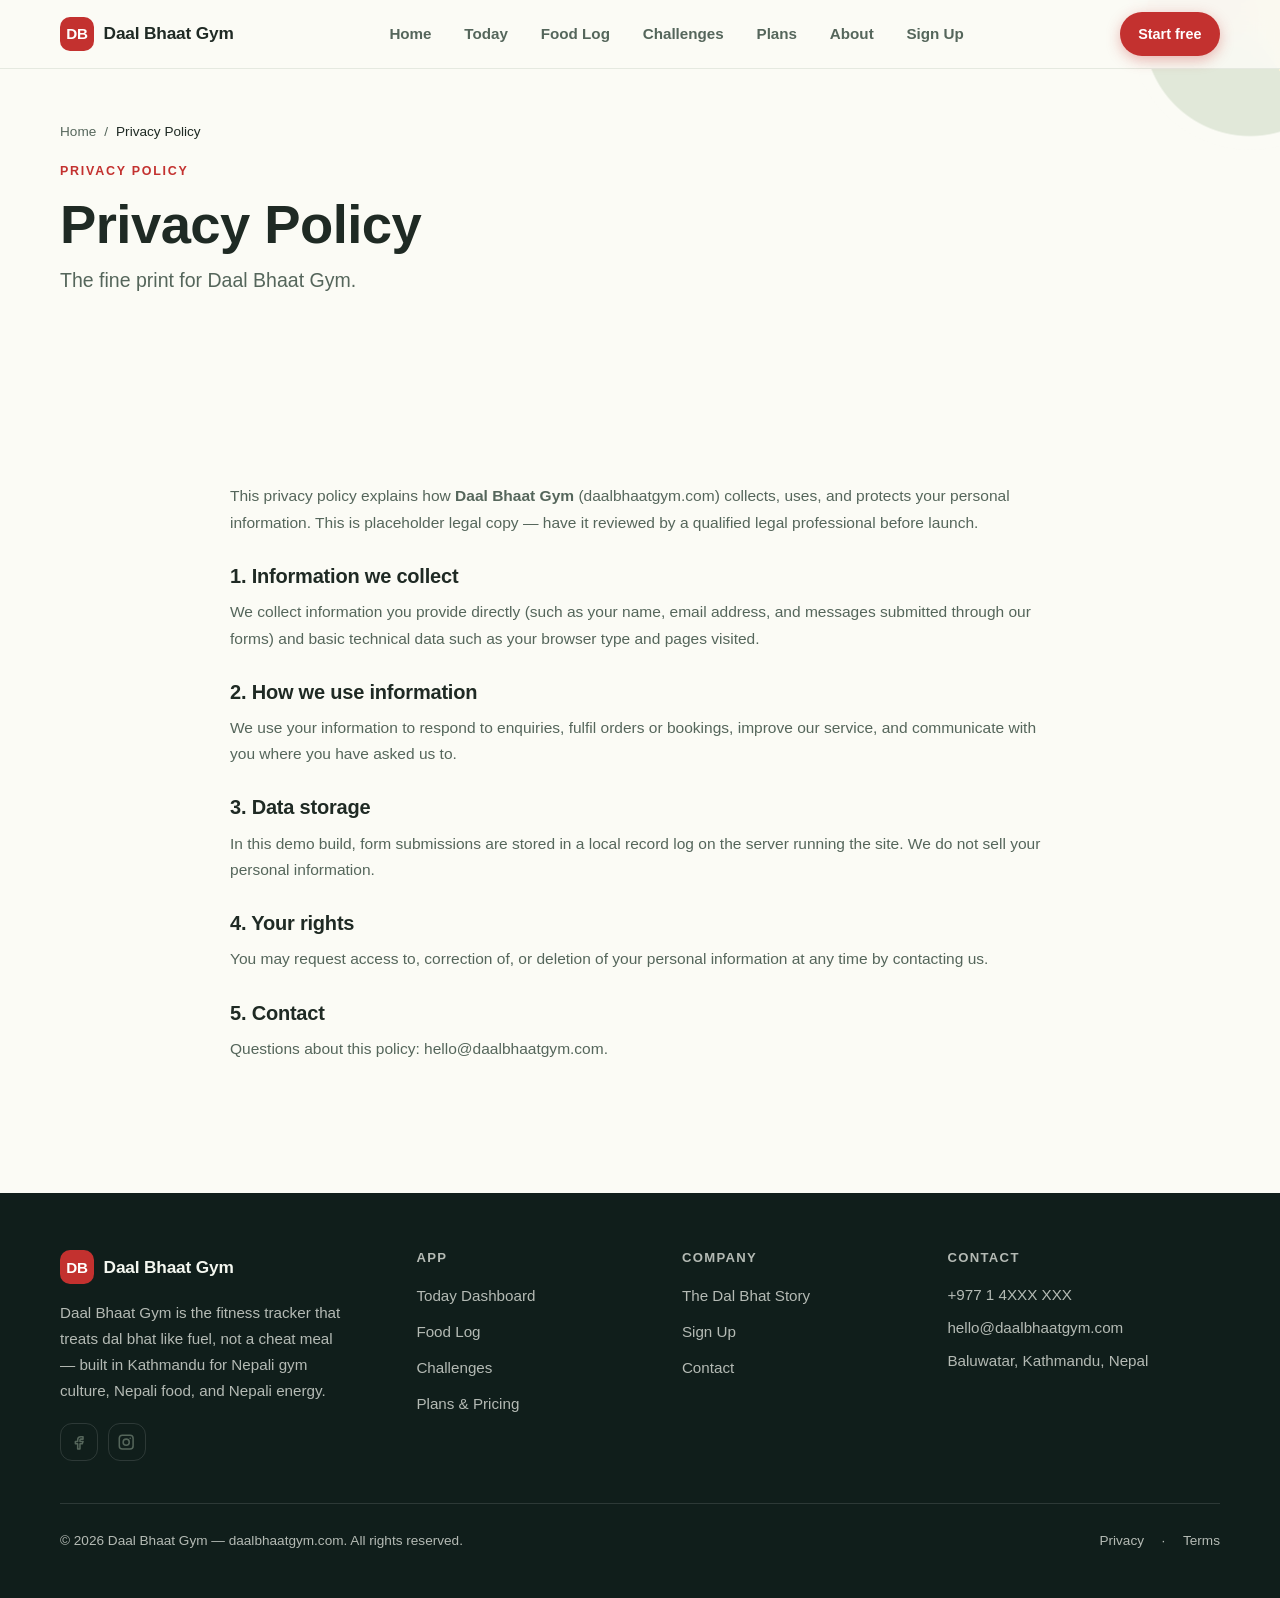
<file: privacy.html>
<!DOCTYPE html>
<html lang="en">
<head>
<meta charset="utf-8">
<meta name="viewport" content="width=device-width, initial-scale=1">
<title>Privacy Policy — Daal Bhaat Gym</title>
<meta name="description" content="Privacy Policy — Daal Bhaat Gym">
<meta property="og:title" content="Privacy Policy">
<meta property="og:description" content="Privacy Policy — Daal Bhaat Gym">
<meta property="og:type" content="website">
<meta property="og:url" content="https://daalbhaatgym.com/privacy.html">
<link rel="icon" href="data:image/svg+xml,%3Csvg%20xmlns%3D'http%3A%2F%2Fwww.w3.org%2F2000%2Fsvg'%20viewBox%3D'0%200%2064%2064'%3E%3Crect%20width%3D'64'%20height%3D'64'%20rx%3D'14'%20fill%3D'%23C3312F'%2F%3E%3Ctext%20x%3D'32'%20y%3D'42'%20font-family%3D'Arial%2C%20sans-serif'%20font-size%3D'26'%20font-weight%3D'700'%20text-anchor%3D'middle'%20fill%3D'%23FFFFFF'%3EDB%3C%2Ftext%3E%3C%2Fsvg%3E">
<link rel="stylesheet" href="assets/style.css">
<script defer src="assets/main.js"></script>
<script defer src="assets/form.js"></script>
</head>
<body data-site="daalbhaatgym.com" data-page="privacy.html">
<!-- CLIENT-COPY: All copy on this page is placeholder. Replace prices, contact details, statistics, and testimonial quotes with client-approved content before launch. -->
<a class="skip-link" href="#main">Skip to content</a>
<header class="site-header" data-header="light">
    <div class="container header-inner">
      <a class="brand" href="index.html"><span class="brand-mark" style="background:#C3312F;color:#FFFFFF">DB</span><span class="brand-name">Daal Bhaat Gym</span></a>
      <nav class="main-nav" aria-label="Primary"><ul><li><a href="index.html">Home</a></li><li><a href="features.html">Today</a></li><li><a href="food.html">Food Log</a></li><li><a href="challenges.html">Challenges</a></li><li><a href="plans.html">Plans</a></li><li><a href="about.html">About</a></li><li><a href="signup.html">Sign Up</a></li></ul></nav>
      <div class="header-actions"><a class="btn btn-primary btn-sm header-cta" href="signup.html">Start free</a><button class="menu-toggle" aria-expanded="false" aria-controls="mobile-menu" aria-label="Open menu"><span class="icon" data-icon="menu" aria-hidden="true"></span></button></div>
    </div>
    <div class="mobile-menu" id="mobile-menu" hidden>
      <ul><li><a href="index.html">Home</a></li><li><a href="features.html">Today</a></li><li><a href="food.html">Food Log</a></li><li><a href="challenges.html">Challenges</a></li><li><a href="plans.html">Plans</a></li><li><a href="about.html">About</a></li><li><a href="signup.html">Sign Up</a></li></ul>
      <a class="btn btn-primary btn-block" href="signup.html">Start free</a>
    </div>
  </header>
<main id="main">
<section class="hero hero-inner">
    <div class="container hero-grid">
      <div class="hero-copy">
        <nav class="crumbs" aria-label="Breadcrumb"><a href="index.html">Home</a><span aria-hidden="true">/</span><span aria-current="page">Privacy Policy</span></nav>
        <p class="kicker">Privacy Policy</p>
        <h1>Privacy Policy</h1>
        <p class="hero-lede">The fine print for Daal Bhaat Gym.</p>
        
        
        
      </div>
      
    </div>
  </section>
<section class="sec legal-sec"><div class="container narrow"><p>This privacy policy explains how <b>Daal Bhaat Gym</b> (daalbhaatgym.com) collects, uses, and protects your personal information. This is placeholder legal copy — have it reviewed by a qualified legal professional before launch. <!-- CLIENT-COPY: replace with final, jurisdiction-appropriate Privacy Policy --></p>
       <h2>1. Information we collect</h2><p>We collect information you provide directly (such as your name, email address, and messages submitted through our forms) and basic technical data such as your browser type and pages visited.</p>
       <h2>2. How we use information</h2><p>We use your information to respond to enquiries, fulfil orders or bookings, improve our service, and communicate with you where you have asked us to.</p>
       <h2>3. Data storage</h2><p>In this demo build, form submissions are stored in a local record log on the server running the site. We do not sell your personal information.</p>
       <h2>4. Your rights</h2><p>You may request access to, correction of, or deletion of your personal information at any time by contacting us.</p>
       <h2>5. Contact</h2><p>Questions about this policy: hello@daalbhaatgym.com.</p></div></section>

</main>
<footer class="site-footer footer-dark" style="background:#101E1B;color:#F4F7F0">
    <div class="container">
      <div class="f-top">
        <div class="f-brand">
          <a class="brand" href="index.html"><span class="brand-mark" style="background:#C3312F;color:#FFFFFF">DB</span><span class="brand-name">Daal Bhaat Gym</span></a>
          <p>Daal Bhaat Gym is the fitness tracker that treats dal bhat like fuel, not a cheat meal — built in Kathmandu for Nepali gym culture, Nepali food, and Nepali energy.</p>
          <div class="socials"><a class="social" href="https://facebook.com/daalbhaatgym" aria-label="Facebook"><span class="icon" data-icon="facebook" aria-hidden="true"></span></a><a class="social" href="https://instagram.com/daalbhaatgym" aria-label="Instagram"><span class="icon" data-icon="instagram" aria-hidden="true"></span></a></div>
        </div>
        <div class="f-col"><h3>App</h3><ul><li><a href="features.html">Today Dashboard</a></li><li><a href="food.html">Food Log</a></li><li><a href="challenges.html">Challenges</a></li><li><a href="plans.html">Plans &amp; Pricing</a></li></ul></div><div class="f-col"><h3>Company</h3><ul><li><a href="about.html">The Dal Bhat Story</a></li><li><a href="signup.html">Sign Up</a></li><li><a href="signup.html">Contact</a></li></ul></div>
        <div class="f-col f-contact"><h3>Contact</h3>
          <p>+977 1 4XXX XXX</p>
          <p>hello@daalbhaatgym.com</p>
          <p>Baluwatar, Kathmandu, Nepal</p>
        </div>
      </div>
      <div class="f-bottom"><p>© 2026 Daal Bhaat Gym — daalbhaatgym.com. All rights reserved.</p><div class="f-legal"><a href="privacy.html">Privacy</a> · <a href="terms.html">Terms</a></div></div>
    </div>
  </footer>
</body>
</html>
</file>
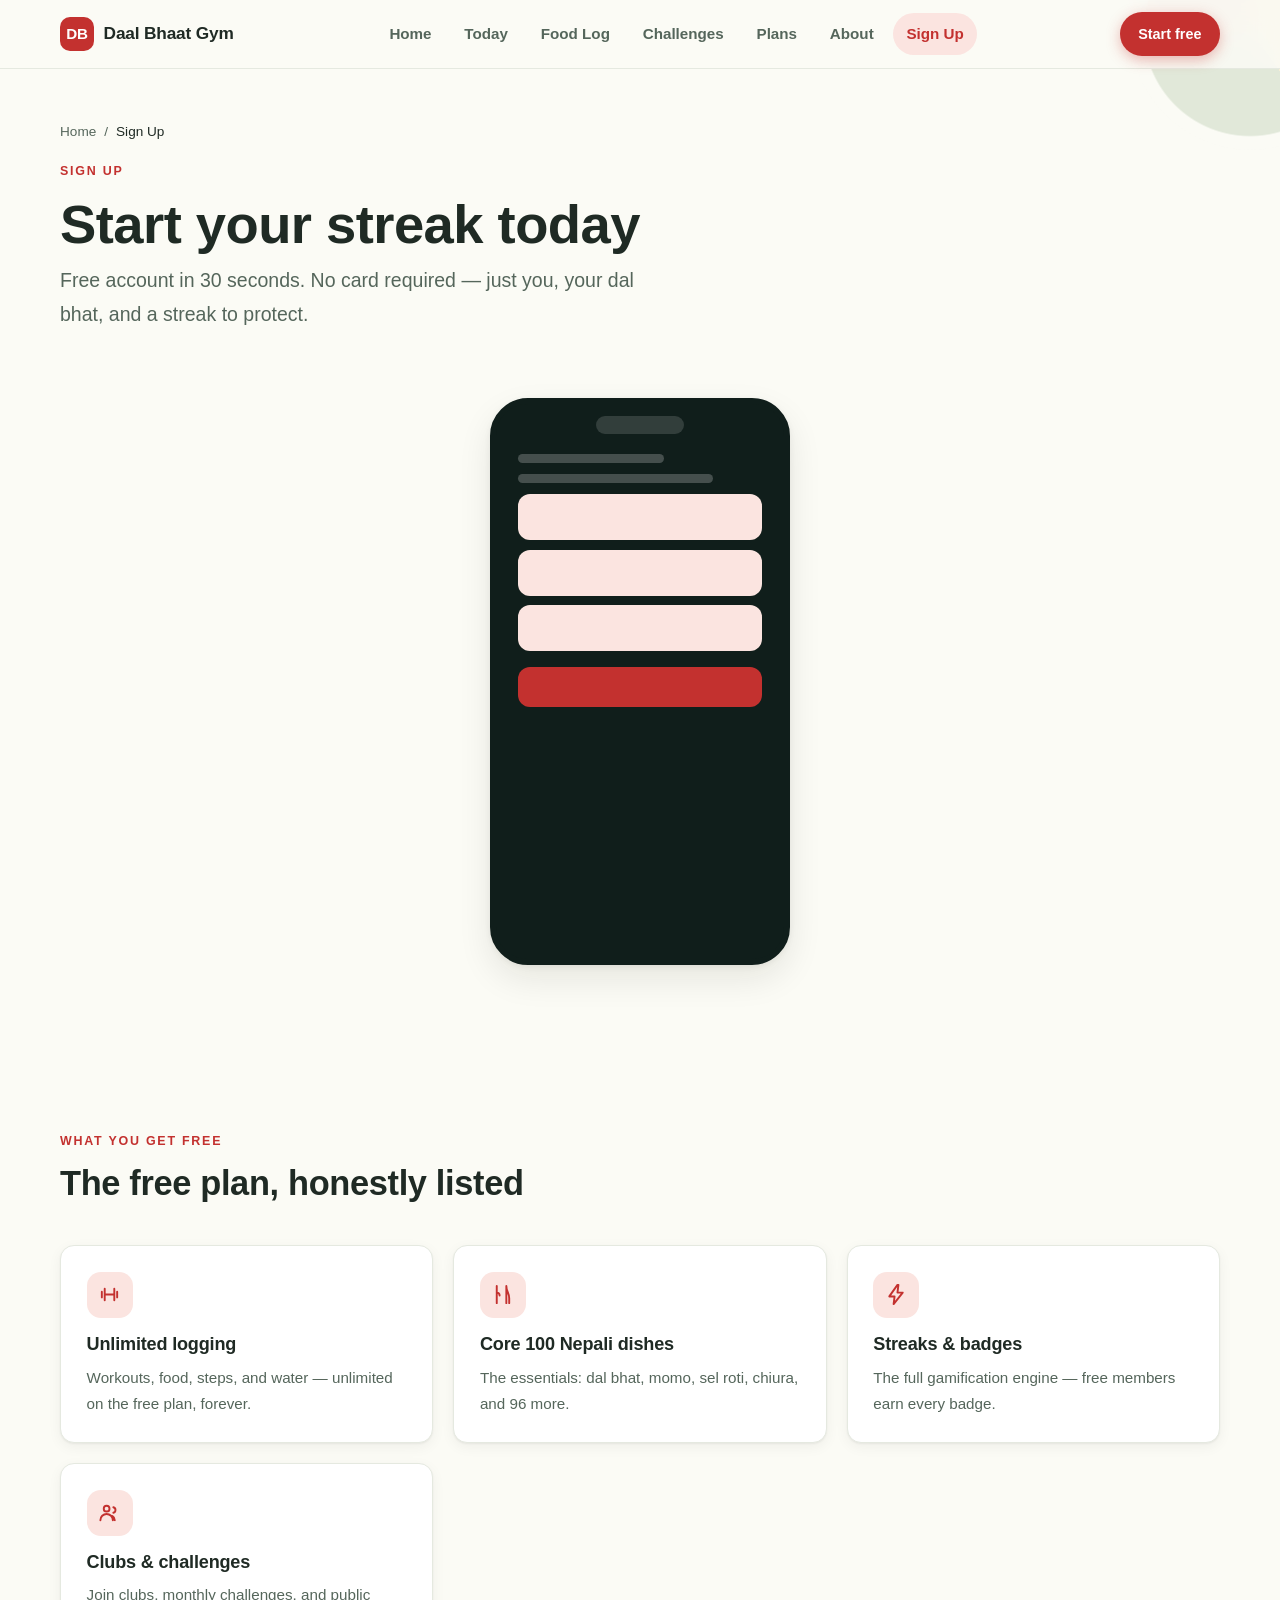
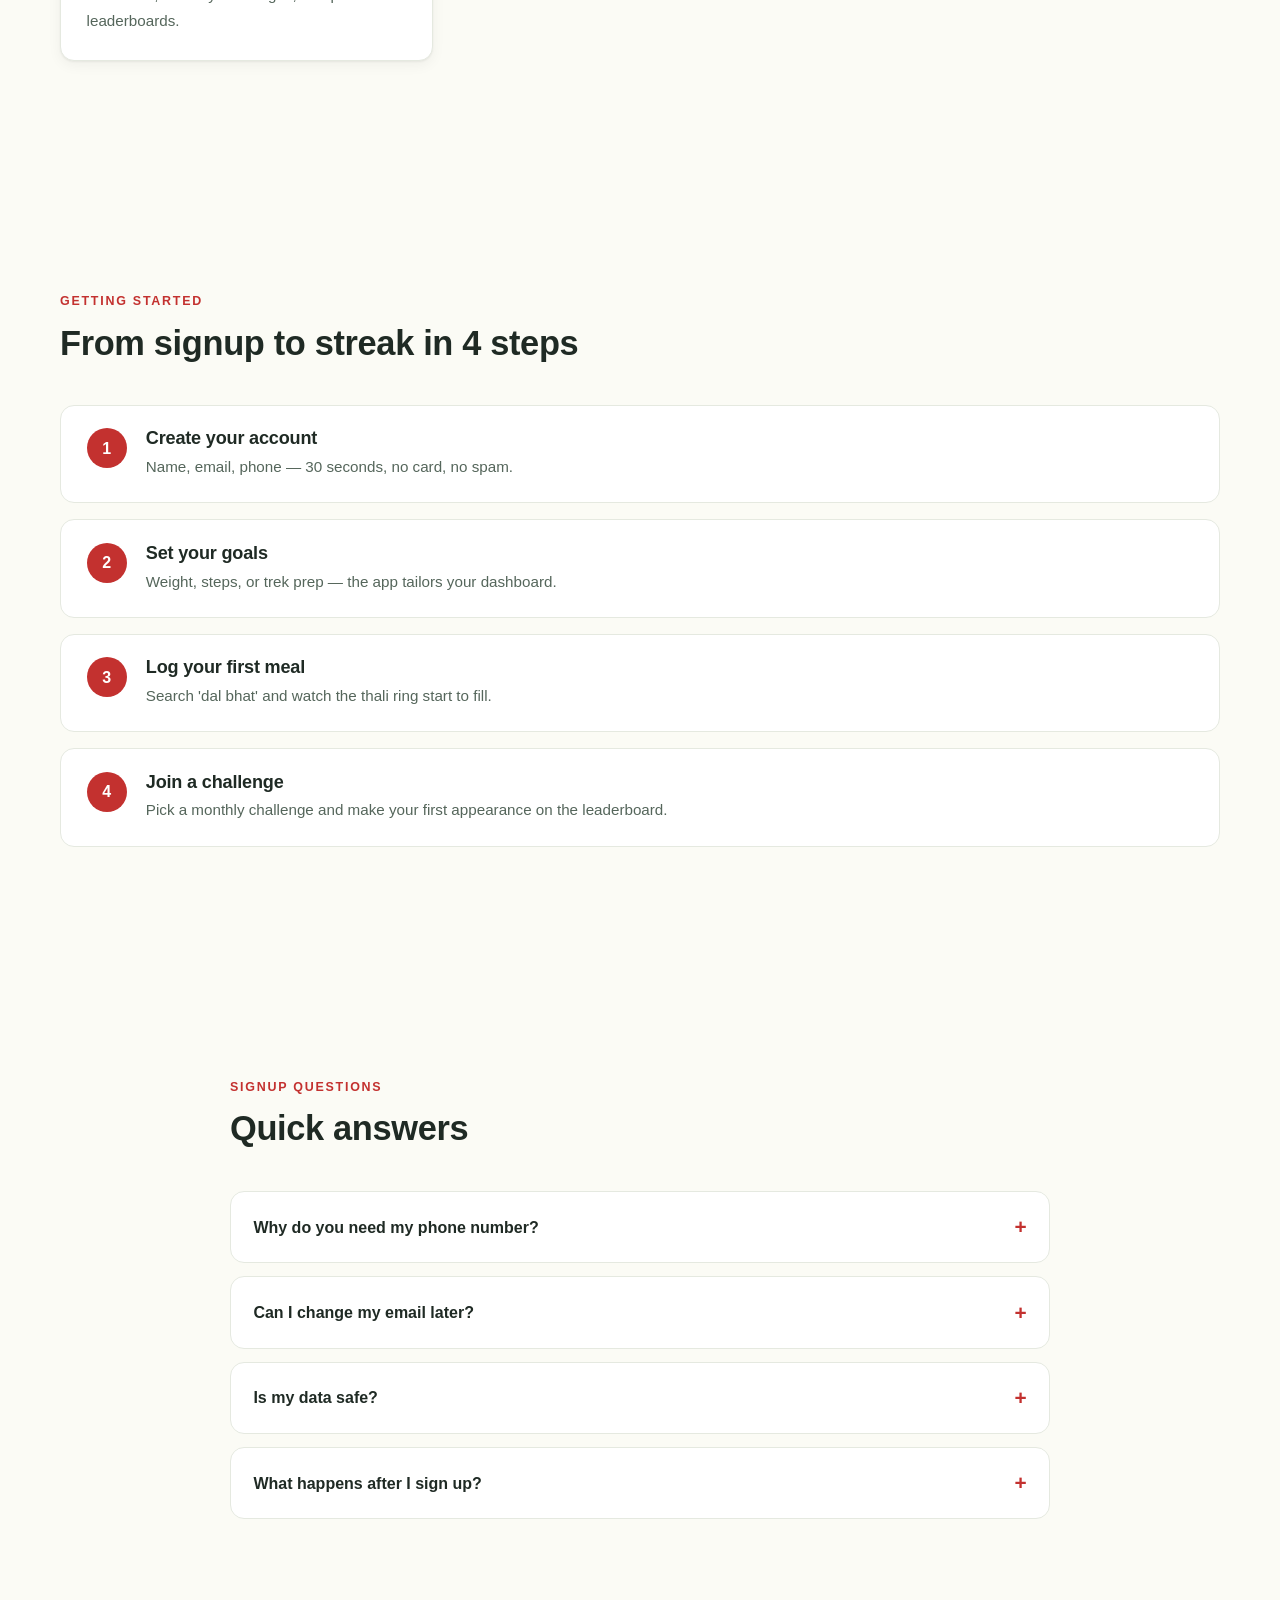
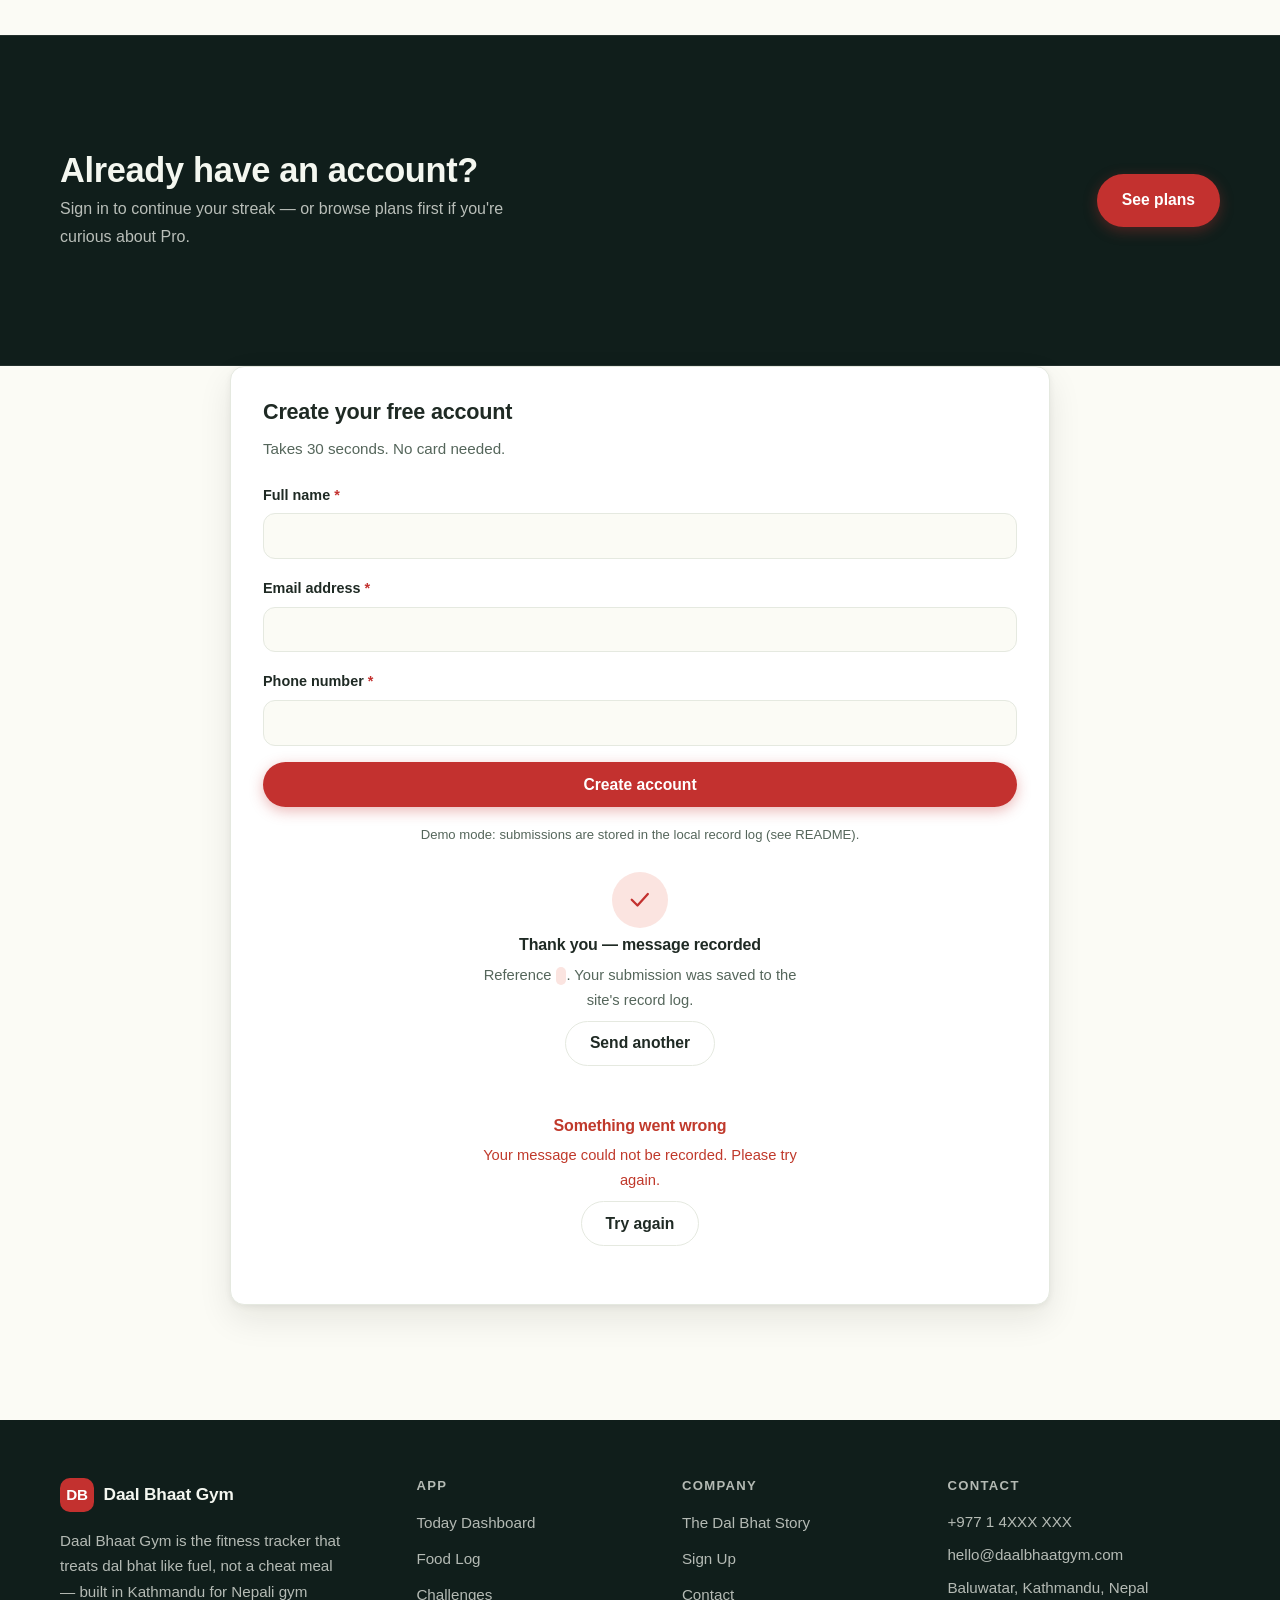
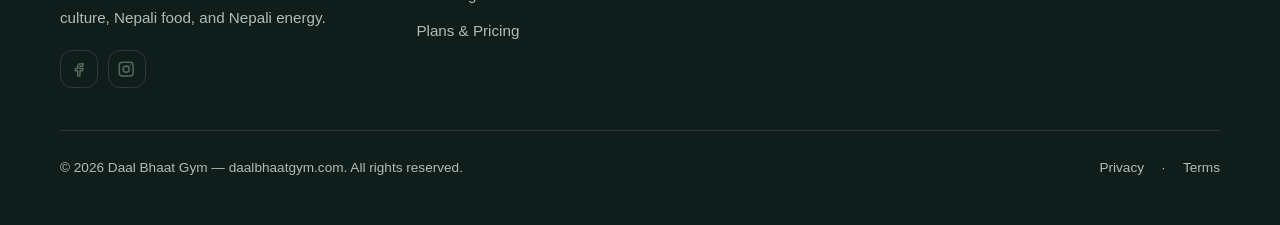
<file: signup.html>
<!DOCTYPE html>
<html lang="en">
<head>
<meta charset="utf-8">
<meta name="viewport" content="width=device-width, initial-scale=1">
<title>Sign Up — Daal Bhaat Gym — Daal Bhaat Gym</title>
<meta name="description" content="Create your free Daal Bhaat Gym account — log food and workouts, start your streak, and join challenges in 30 seconds.">
<meta property="og:title" content="Sign Up — Daal Bhaat Gym">
<meta property="og:description" content="Create your free Daal Bhaat Gym account — log food and workouts, start your streak, and join challenges in 30 seconds.">
<meta property="og:type" content="website">
<meta property="og:url" content="https://daalbhaatgym.com/signup.html">
<link rel="icon" href="data:image/svg+xml,%3Csvg%20xmlns%3D'http%3A%2F%2Fwww.w3.org%2F2000%2Fsvg'%20viewBox%3D'0%200%2064%2064'%3E%3Crect%20width%3D'64'%20height%3D'64'%20rx%3D'14'%20fill%3D'%23C3312F'%2F%3E%3Ctext%20x%3D'32'%20y%3D'42'%20font-family%3D'Arial%2C%20sans-serif'%20font-size%3D'26'%20font-weight%3D'700'%20text-anchor%3D'middle'%20fill%3D'%23FFFFFF'%3EDB%3C%2Ftext%3E%3C%2Fsvg%3E">
<link rel="stylesheet" href="assets/style.css">
<script defer src="assets/main.js"></script>
<script defer src="assets/form.js"></script>
</head>
<body data-site="daalbhaatgym.com" data-page="signup.html">
<!-- CLIENT-COPY: All copy on this page is placeholder. Replace prices, contact details, statistics, and testimonial quotes with client-approved content before launch. -->
<a class="skip-link" href="#main">Skip to content</a>
<header class="site-header" data-header="light">
    <div class="container header-inner">
      <a class="brand" href="index.html"><span class="brand-mark" style="background:#C3312F;color:#FFFFFF">DB</span><span class="brand-name">Daal Bhaat Gym</span></a>
      <nav class="main-nav" aria-label="Primary"><ul><li><a href="index.html">Home</a></li><li><a href="features.html">Today</a></li><li><a href="food.html">Food Log</a></li><li><a href="challenges.html">Challenges</a></li><li><a href="plans.html">Plans</a></li><li><a href="about.html">About</a></li><li><a href="signup.html" aria-current="page">Sign Up</a></li></ul></nav>
      <div class="header-actions"><a class="btn btn-primary btn-sm header-cta" href="signup.html">Start free</a><button class="menu-toggle" aria-expanded="false" aria-controls="mobile-menu" aria-label="Open menu"><span class="icon" data-icon="menu" aria-hidden="true"></span></button></div>
    </div>
    <div class="mobile-menu" id="mobile-menu" hidden>
      <ul><li><a href="index.html">Home</a></li><li><a href="features.html">Today</a></li><li><a href="food.html">Food Log</a></li><li><a href="challenges.html">Challenges</a></li><li><a href="plans.html">Plans</a></li><li><a href="about.html">About</a></li><li><a href="signup.html" aria-current="page">Sign Up</a></li></ul>
      <a class="btn btn-primary btn-block" href="signup.html">Start free</a>
    </div>
  </header>
<main id="main">
<section class="hero hero-inner has-art">
    <div class="container hero-grid">
      <div class="hero-copy">
        <nav class="crumbs" aria-label="Breadcrumb"><a href="index.html">Home</a><span aria-hidden="true">/</span><span aria-current="page">Sign Up</span></nav>
        <p class="kicker">Sign Up</p>
        <h1>Start your streak today</h1>
        <p class="hero-lede">Free account in 30 seconds. No card required — just you, your dal bhat, and a streak to protect.</p>
        
        
        
      </div>
      <div class="hero-art"><div class="art phone-art" aria-hidden="true">
        <div class="phone">
          <div class="phone-notch"></div>
          <div class="phone-line w60"></div><div class="phone-line w80"></div>
          <div class="phone-chip" style="background:#FBE4E0"></div>
          <div class="phone-chip" style="background:#FBE4E0"></div>
          <div class="phone-chip" style="background:#FBE4E0"></div>
          <div class="phone-btn" style="background:#C3312F"></div>
        </div></div></div>
    </div>
  </section>
<section class="sec">
        <div class="container">
          <div class="sec-head"><p class="kicker">What you get free</p><h2>The free plan, honestly listed</h2></div>
          <ul class="grid features">
            <li class="card feature"><span class="feature-icon"><span class="icon" data-icon="dumbbell" aria-hidden="true"></span></span><h3>Unlimited logging</h3><p>Workouts, food, steps, and water — unlimited on the free plan, forever.</p></li><li class="card feature"><span class="feature-icon"><span class="icon" data-icon="utensils" aria-hidden="true"></span></span><h3>Core 100 Nepali dishes</h3><p>The essentials: dal bhat, momo, sel roti, chiura, and 96 more.</p></li><li class="card feature"><span class="feature-icon"><span class="icon" data-icon="bolt" aria-hidden="true"></span></span><h3>Streaks &amp; badges</h3><p>The full gamification engine — free members earn every badge.</p></li><li class="card feature"><span class="feature-icon"><span class="icon" data-icon="users" aria-hidden="true"></span></span><h3>Clubs &amp; challenges</h3><p>Join clubs, monthly challenges, and public leaderboards.</p></li>
          </ul>
        </div></section><section class="sec">
        <div class="container">
          <div class="sec-head"><p class="kicker">Getting started</p><h2>From signup to streak in 4 steps</h2></div>
          <ol class="steps">
            <li class="step"><span class="step-n">1</span><div><h3>Create your account</h3><p>Name, email, phone — 30 seconds, no card, no spam.</p></div></li><li class="step"><span class="step-n">2</span><div><h3>Set your goals</h3><p>Weight, steps, or trek prep — the app tailors your dashboard.</p></div></li><li class="step"><span class="step-n">3</span><div><h3>Log your first meal</h3><p>Search &#39;dal bhat&#39; and watch the thali ring start to fill.</p></div></li><li class="step"><span class="step-n">4</span><div><h3>Join a challenge</h3><p>Pick a monthly challenge and make your first appearance on the leaderboard.</p></div></li>
          </ol>
        </div></section><section class="sec">
        <div class="container narrow">
          <div class="sec-head"><p class="kicker">Signup questions</p><h2>Quick answers</h2></div>
          <div class="faq">
            <details class="faq-item"><summary>Why do you need my phone number?</summary><p>For two-factor verification and occasional challenge reminders by SMS. We never sell your number.</p></details><details class="faq-item"><summary>Can I change my email later?</summary><p>Yes — email, phone, and display name are all editable in profile settings.</p></details><details class="faq-item"><summary>Is my data safe?</summary><p>Health data is encrypted, private by default, and never shared with third parties for advertising.</p></details><details class="faq-item"><summary>What happens after I sign up?</summary><p>You land on the Today dashboard with a 7-day starter plan — your first streak begins immediately.</p></details>
          </div>
        </div></section><section class="sec cta-sec" style="background:#101E1B;color:#F4F7F0">
        <div class="container cta-inner">
          <div><h2>Already have an account?</h2><p>Sign in to continue your streak — or browse plans first if you&#39;re curious about Pro.</p></div>
          <a class="btn btn-primary" href="plans.html">See plans</a>
        </div></section>
<section class="sec form-sec"><div class="container narrow"><div class="form-card card">
    <h3>Create your free account</h3>
    <p class="form-lede">Takes 30 seconds. No card needed.</p>
    <form data-persist data-form="signup" novalidate>
      <div class="field"><label for="f-name">Full name <span class="req" aria-hidden="true">*</span></label><input id="f-name" name="name" type="text" required><p class="field-error" id="e-name" hidden></p></div><div class="field"><label for="f-email">Email address <span class="req" aria-hidden="true">*</span></label><input id="f-email" name="email" type="email" required><p class="field-error" id="e-email" hidden></p></div><div class="field"><label for="f-phone">Phone number <span class="req" aria-hidden="true">*</span></label><input id="f-phone" name="phone" type="tel" required><p class="field-error" id="e-phone" hidden></p></div>
      <button class="btn btn-primary btn-block" type="submit">Create account</button>
      <p class="form-note">Demo mode: submissions are stored in the local record log (see README).</p>
    </form>
    <div class="form-done" hidden role="status">
      <span class="done-icon"><span class="icon" data-icon="check" aria-hidden="true"></span></span>
      <h4>Thank you — message recorded</h4>
      <p>Reference <code class="ref-id"></code>. Your submission was saved to the site's record log. <span class="done-mode"></span></p>
      <button class="btn btn-ghost" type="button" data-reset-form>Send another</button>
    </div>
    <div class="form-fail" hidden role="alert">
      <h4>Something went wrong</h4>
      <p>Your message could not be recorded. Please try again.</p>
      <button class="btn btn-ghost" type="button" data-reset-form>Try again</button>
    </div>
  </div></div></section>
</main>
<footer class="site-footer footer-dark" style="background:#101E1B;color:#F4F7F0">
    <div class="container">
      <div class="f-top">
        <div class="f-brand">
          <a class="brand" href="index.html"><span class="brand-mark" style="background:#C3312F;color:#FFFFFF">DB</span><span class="brand-name">Daal Bhaat Gym</span></a>
          <p>Daal Bhaat Gym is the fitness tracker that treats dal bhat like fuel, not a cheat meal — built in Kathmandu for Nepali gym culture, Nepali food, and Nepali energy.</p>
          <div class="socials"><a class="social" href="https://facebook.com/daalbhaatgym" aria-label="Facebook"><span class="icon" data-icon="facebook" aria-hidden="true"></span></a><a class="social" href="https://instagram.com/daalbhaatgym" aria-label="Instagram"><span class="icon" data-icon="instagram" aria-hidden="true"></span></a></div>
        </div>
        <div class="f-col"><h3>App</h3><ul><li><a href="features.html">Today Dashboard</a></li><li><a href="food.html">Food Log</a></li><li><a href="challenges.html">Challenges</a></li><li><a href="plans.html">Plans &amp; Pricing</a></li></ul></div><div class="f-col"><h3>Company</h3><ul><li><a href="about.html">The Dal Bhat Story</a></li><li><a href="signup.html">Sign Up</a></li><li><a href="signup.html">Contact</a></li></ul></div>
        <div class="f-col f-contact"><h3>Contact</h3>
          <p>+977 1 4XXX XXX</p>
          <p>hello@daalbhaatgym.com</p>
          <p>Baluwatar, Kathmandu, Nepal</p>
        </div>
      </div>
      <div class="f-bottom"><p>© 2026 Daal Bhaat Gym — daalbhaatgym.com. All rights reserved.</p><div class="f-legal"><a href="privacy.html">Privacy</a> · <a href="terms.html">Terms</a></div></div>
    </div>
  </footer>
</body>
</html>
</file>
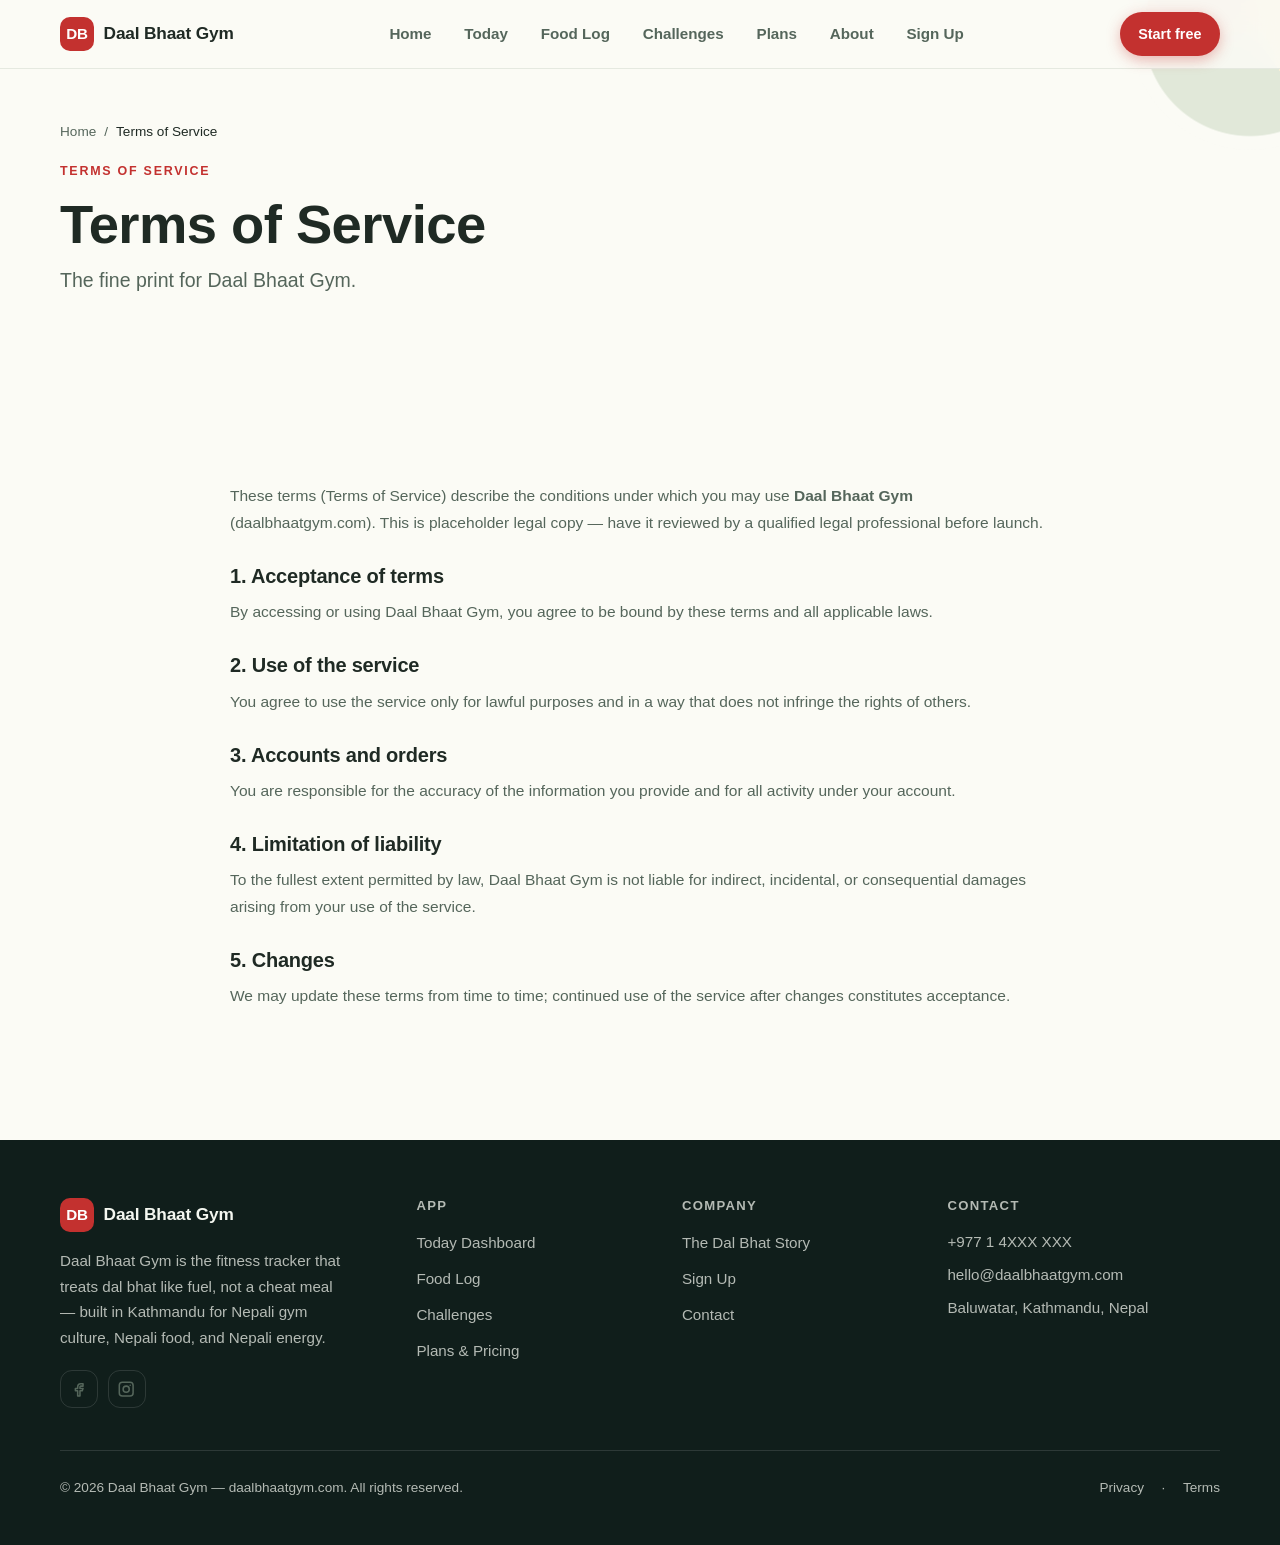
<file: terms.html>
<!DOCTYPE html>
<html lang="en">
<head>
<meta charset="utf-8">
<meta name="viewport" content="width=device-width, initial-scale=1">
<title>Terms of Service — Daal Bhaat Gym</title>
<meta name="description" content="Terms of Service — Daal Bhaat Gym">
<meta property="og:title" content="Terms of Service">
<meta property="og:description" content="Terms of Service — Daal Bhaat Gym">
<meta property="og:type" content="website">
<meta property="og:url" content="https://daalbhaatgym.com/terms.html">
<link rel="icon" href="data:image/svg+xml,%3Csvg%20xmlns%3D'http%3A%2F%2Fwww.w3.org%2F2000%2Fsvg'%20viewBox%3D'0%200%2064%2064'%3E%3Crect%20width%3D'64'%20height%3D'64'%20rx%3D'14'%20fill%3D'%23C3312F'%2F%3E%3Ctext%20x%3D'32'%20y%3D'42'%20font-family%3D'Arial%2C%20sans-serif'%20font-size%3D'26'%20font-weight%3D'700'%20text-anchor%3D'middle'%20fill%3D'%23FFFFFF'%3EDB%3C%2Ftext%3E%3C%2Fsvg%3E">
<link rel="stylesheet" href="assets/style.css">
<script defer src="assets/main.js"></script>
<script defer src="assets/form.js"></script>
</head>
<body data-site="daalbhaatgym.com" data-page="terms.html">
<!-- CLIENT-COPY: All copy on this page is placeholder. Replace prices, contact details, statistics, and testimonial quotes with client-approved content before launch. -->
<a class="skip-link" href="#main">Skip to content</a>
<header class="site-header" data-header="light">
    <div class="container header-inner">
      <a class="brand" href="index.html"><span class="brand-mark" style="background:#C3312F;color:#FFFFFF">DB</span><span class="brand-name">Daal Bhaat Gym</span></a>
      <nav class="main-nav" aria-label="Primary"><ul><li><a href="index.html">Home</a></li><li><a href="features.html">Today</a></li><li><a href="food.html">Food Log</a></li><li><a href="challenges.html">Challenges</a></li><li><a href="plans.html">Plans</a></li><li><a href="about.html">About</a></li><li><a href="signup.html">Sign Up</a></li></ul></nav>
      <div class="header-actions"><a class="btn btn-primary btn-sm header-cta" href="signup.html">Start free</a><button class="menu-toggle" aria-expanded="false" aria-controls="mobile-menu" aria-label="Open menu"><span class="icon" data-icon="menu" aria-hidden="true"></span></button></div>
    </div>
    <div class="mobile-menu" id="mobile-menu" hidden>
      <ul><li><a href="index.html">Home</a></li><li><a href="features.html">Today</a></li><li><a href="food.html">Food Log</a></li><li><a href="challenges.html">Challenges</a></li><li><a href="plans.html">Plans</a></li><li><a href="about.html">About</a></li><li><a href="signup.html">Sign Up</a></li></ul>
      <a class="btn btn-primary btn-block" href="signup.html">Start free</a>
    </div>
  </header>
<main id="main">
<section class="hero hero-inner">
    <div class="container hero-grid">
      <div class="hero-copy">
        <nav class="crumbs" aria-label="Breadcrumb"><a href="index.html">Home</a><span aria-hidden="true">/</span><span aria-current="page">Terms of Service</span></nav>
        <p class="kicker">Terms of Service</p>
        <h1>Terms of Service</h1>
        <p class="hero-lede">The fine print for Daal Bhaat Gym.</p>
        
        
        
      </div>
      
    </div>
  </section>
<section class="sec legal-sec"><div class="container narrow"><p>These terms (Terms of Service) describe the conditions under which you may use <b>Daal Bhaat Gym</b> (daalbhaatgym.com). This is placeholder legal copy — have it reviewed by a qualified legal professional before launch. <!-- CLIENT-COPY: replace with final, jurisdiction-appropriate Terms of Service --></p>
       <h2>1. Acceptance of terms</h2><p>By accessing or using Daal Bhaat Gym, you agree to be bound by these terms and all applicable laws.</p>
       <h2>2. Use of the service</h2><p>You agree to use the service only for lawful purposes and in a way that does not infringe the rights of others.</p>
       <h2>3. Accounts and orders</h2><p>You are responsible for the accuracy of the information you provide and for all activity under your account.</p>
       <h2>4. Limitation of liability</h2><p>To the fullest extent permitted by law, Daal Bhaat Gym is not liable for indirect, incidental, or consequential damages arising from your use of the service.</p>
       <h2>5. Changes</h2><p>We may update these terms from time to time; continued use of the service after changes constitutes acceptance.</p></div></section>

</main>
<footer class="site-footer footer-dark" style="background:#101E1B;color:#F4F7F0">
    <div class="container">
      <div class="f-top">
        <div class="f-brand">
          <a class="brand" href="index.html"><span class="brand-mark" style="background:#C3312F;color:#FFFFFF">DB</span><span class="brand-name">Daal Bhaat Gym</span></a>
          <p>Daal Bhaat Gym is the fitness tracker that treats dal bhat like fuel, not a cheat meal — built in Kathmandu for Nepali gym culture, Nepali food, and Nepali energy.</p>
          <div class="socials"><a class="social" href="https://facebook.com/daalbhaatgym" aria-label="Facebook"><span class="icon" data-icon="facebook" aria-hidden="true"></span></a><a class="social" href="https://instagram.com/daalbhaatgym" aria-label="Instagram"><span class="icon" data-icon="instagram" aria-hidden="true"></span></a></div>
        </div>
        <div class="f-col"><h3>App</h3><ul><li><a href="features.html">Today Dashboard</a></li><li><a href="food.html">Food Log</a></li><li><a href="challenges.html">Challenges</a></li><li><a href="plans.html">Plans &amp; Pricing</a></li></ul></div><div class="f-col"><h3>Company</h3><ul><li><a href="about.html">The Dal Bhat Story</a></li><li><a href="signup.html">Sign Up</a></li><li><a href="signup.html">Contact</a></li></ul></div>
        <div class="f-col f-contact"><h3>Contact</h3>
          <p>+977 1 4XXX XXX</p>
          <p>hello@daalbhaatgym.com</p>
          <p>Baluwatar, Kathmandu, Nepal</p>
        </div>
      </div>
      <div class="f-bottom"><p>© 2026 Daal Bhaat Gym — daalbhaatgym.com. All rights reserved.</p><div class="f-legal"><a href="privacy.html">Privacy</a> · <a href="terms.html">Terms</a></div></div>
    </div>
  </footer>
</body>
</html>
</file>
<file: assets/style.css>
/* ============================================================
   Design System — shared base for all 20 sites
   Theme tokens injected per site at build time ({{tokens}}).
   Style blend: Minimal/Zen restraint + commercial production polish.
   ============================================================ */

/* ---------- tokens ---------- */
:root{
  --bg:#FBFBF5;
  --surface:#FFFFFF;
  --ink:#1F2A24;
  --muted:#55665B;
  --line:#E5E9E0;
  --accent:#C3312F;
  --accent-ink:#FFFFFF;
  --accent-soft:#FBE4E0;
  --on-dark:#101E1B;
  --on-dark-ink:#F4F7F0;
  --radius:14px;
  --font-display:'Arial Rounded MT Bold', 'Trebuchet MS', 'Segoe UI', Arial, sans-serif;
  --font-body:Verdana, 'Segoe UI', Tahoma, Arial, sans-serif;
  --shadow-1:0 1px 2px rgba(20,18,14,.05),0 4px 14px rgba(20,18,14,.05);
  --shadow-2:0 2px 6px rgba(20,18,14,.06),0 14px 34px rgba(20,18,14,.09);
  --space-section:clamp(4rem,9vw,7.5rem);
}

/* ---------- reset ---------- */
*,*::before,*::after{box-sizing:border-box}
html{scroll-behavior:smooth;-webkit-text-size-adjust:100%}
body{margin:0;background:var(--bg);color:var(--ink);font-family:var(--font-body);font-size:1rem;line-height:1.7;-webkit-font-smoothing:antialiased}
img,svg{display:block;max-width:100%}
h1,h2,h3,h4{font-family:var(--font-display);line-height:1.16;margin:0 0 .55em;letter-spacing:-.01em;text-wrap:balance}
h1{font-size:clamp(2.1rem,4.6vw,3.4rem);font-weight:600}
h2{font-size:clamp(1.55rem,3vw,2.15rem);font-weight:600}
h3{font-size:1.13rem;font-weight:600}
p{margin:0 0 1em}
a{color:inherit;text-decoration:none}
ul,ol{margin:0;padding:0;list-style:none}
b,strong{font-weight:650}
code{font-family:ui-monospace,SFMono-Regular,Consolas,monospace;font-size:.92em;background:var(--accent-soft);padding:.12em .4em;border-radius:6px}
hr{border:0;border-top:1px solid var(--line);margin:2rem 0}

/* ---------- a11y ---------- */
.skip-link{position:absolute;left:-999px;top:0;z-index:200;background:var(--ink);color:var(--bg);padding:.7rem 1.2rem;border-radius:0 0 10px 0}
.skip-link:focus{left:0}
:focus-visible{outline:3px solid var(--accent);outline-offset:2px;border-radius:4px}
@media(prefers-reduced-motion:reduce){*,*::before,*::after{animation:none!important;transition:none!important;scroll-behavior:auto!important}}

/* ---------- layout ---------- */
.container{width:min(1160px,100% - 2.5rem);margin-inline:auto}
.narrow{max-width:820px}
.sec{padding-block:var(--space-section)}
.sec-head{margin-bottom:2.6rem;max-width:640px}
.sec-head.center{margin-inline:auto;text-align:center}
.lede{color:var(--muted);font-size:1.06rem;max-width:60ch}
.kicker{font-size:.78rem;font-weight:700;letter-spacing:.14em;text-transform:uppercase;color:var(--accent);margin:0 0 .7rem}
.grid{display:grid;gap:1.25rem;grid-template-columns:repeat(3,1fr)}
.card{background:var(--surface);border:1px solid var(--line);border-radius:var(--radius);padding:1.6rem;box-shadow:var(--shadow-1);transition:transform .18s ease,box-shadow .18s ease}
.card:hover{transform:translateY(-3px);box-shadow:var(--shadow-2)}

/* ---------- buttons ---------- */
.btn{display:inline-flex;align-items:center;justify-content:center;gap:.5rem;padding:.78rem 1.5rem;border-radius:999px;font-weight:650;font-size:.98rem;border:1.5px solid transparent;cursor:pointer;transition:transform .15s ease,box-shadow .15s ease,background .15s ease,color .15s ease;font-family:var(--font-body)}
.btn-primary{background:var(--accent);color:var(--accent-ink);box-shadow:0 4px 14px color-mix(in srgb,var(--accent) 34%,transparent)}
.btn-primary:hover{transform:translateY(-1px);box-shadow:0 8px 22px color-mix(in srgb,var(--accent) 40%,transparent)}
.btn-ghost{background:transparent;color:var(--ink);border-color:var(--line)}
.btn-ghost:hover{border-color:var(--ink)}
.btn-sm{padding:.55rem 1.1rem;font-size:.9rem}
.btn-block{width:100%}
.btn-row{display:flex;flex-wrap:wrap;gap:.9rem;margin-top:1.6rem}
.icon{display:inline-flex;vertical-align:-.18em;width:1.15em;height:1.15em}
.icon svg{width:100%;height:100%;fill:none;stroke:currentColor;stroke-width:2;stroke-linecap:round;stroke-linejoin:round}

/* ---------- header ---------- */
.site-header{position:sticky;top:0;z-index:100;background:color-mix(in srgb,var(--bg) 86%,transparent);backdrop-filter:blur(12px);border-bottom:1px solid var(--line)}
.site-header.scrolled{box-shadow:0 6px 24px rgba(20,18,14,.06)}
.header-inner{display:flex;align-items:center;justify-content:space-between;gap:1rem;min-height:68px}
.brand{display:inline-flex;align-items:center;gap:.6rem;font-weight:750;font-family:var(--font-display);font-size:1.08rem;letter-spacing:-.01em}
.brand-mark{display:inline-flex;align-items:center;justify-content:center;width:34px;height:34px;border-radius:10px;font-size:.95rem;font-weight:800}
.main-nav ul{display:flex;gap:.35rem;align-items:center}
.main-nav a{display:block;padding:.5rem .85rem;border-radius:999px;font-size:.95rem;font-weight:550;color:var(--muted);transition:color .15s,background .15s}
.main-nav a:hover{color:var(--ink);background:var(--accent-soft)}
.main-nav a[aria-current="page"]{color:var(--accent);background:var(--accent-soft)}
.header-actions{display:flex;align-items:center;gap:.8rem}
.menu-toggle{display:none;width:42px;height:42px;border-radius:12px;border:1px solid var(--line);background:var(--surface);color:var(--ink);cursor:pointer;align-items:center;justify-content:center}
.mobile-menu{display:none}
/* dark header variant */
.site-header[data-header="dark"]{background:color-mix(in srgb,var(--on-dark) 88%,transparent);border-bottom-color:rgba(255,255,255,.08)}
.site-header[data-header="dark"] .main-nav a{color:color-mix(in srgb,var(--on-dark-ink) 78%,transparent)}
.site-header[data-header="dark"] .main-nav a:hover,.site-header[data-header="dark"] .main-nav a[aria-current="page"]{color:var(--on-dark-ink);background:rgba(255,255,255,.1)}
.site-header[data-header="dark"] .menu-toggle{background:rgba(255,255,255,.06);border-color:rgba(255,255,255,.14);color:var(--on-dark-ink)}
/* tinted header variant */
.site-header[data-header="tinted"]{background:color-mix(in srgb,var(--accent-soft) 84%,transparent)}

/* ---------- hero ---------- */
.hero{padding-block:clamp(3.5rem,8vw,6.5rem);overflow:hidden}
.hero-home{background:linear-gradient(180deg,var(--accent-soft) 0%,transparent 78%)}
.hero-grid{display:grid;grid-template-columns:1.05fr .95fr;gap:3rem;align-items:center}
.hero-inner .hero-grid{grid-template-columns:1fr}
.hero-inner{padding-block:3.2rem}
.hero-inner .hero-copy{max-width:760px}
h1{margin-bottom:.5rem}
.hero-lede{font-size:clamp(1.05rem,1.6vw,1.22rem);color:var(--muted);max-width:56ch}
.hero-badges{display:flex;flex-wrap:wrap;gap:.6rem;margin-top:1.4rem}
.hero-badge{display:inline-flex;align-items:center;gap:.4rem;font-size:.85rem;font-weight:600;color:var(--ink);background:var(--surface);border:1px solid var(--line);border-radius:999px;padding:.35rem .9rem}
.hero-badge .icon{color:var(--accent)}
.hero-stats{display:flex;flex-wrap:wrap;gap:2.2rem;margin:2rem 0 0;border-top:1px solid var(--line);padding-top:1.4rem}
.hero-stats dt{font-family:var(--font-display);font-size:1.7rem;font-weight:700;color:var(--accent)}
.hero-stats dd{margin:0;font-size:.85rem;color:var(--muted)}
.crumbs{display:flex;gap:.5rem;font-size:.85rem;color:var(--muted);margin-bottom:1.1rem}
.crumbs a{color:var(--muted)}
.crumbs a:hover{color:var(--accent)}
.crumbs [aria-current="page"]{color:var(--ink)}
.hero-art{position:relative;min-height:360px;display:flex;align-items:center;justify-content:center}

/* ---------- hero art components ---------- */
.art{width:100%;max-width:520px}
.art svg{width:100%;height:auto}
.orb-art{position:relative;aspect-ratio:1;max-width:420px}
.orb{position:absolute;border-radius:50%}
.orb.o1{inset:8% 6% 20% 14%}
.orb.o2{inset:30% 22% 6% 26%}
.orb.o3{inset:34% 8% 26% 40%;border-radius:50%}
.orb-mark{position:absolute;inset:36% 30% 30% 36%;display:flex;align-items:center;justify-content:center;border-radius:26px;box-shadow:var(--shadow-2);font-size:1.6rem;color:var(--accent)}
.geo-art svg{border-radius:var(--radius)}
.map-art svg{border-radius:var(--radius);background:var(--surface);border:1px solid var(--line)}
.wave-art{aspect-ratio:16/10}
.wave-art svg{width:100%;height:100%;border-radius:var(--radius)}
.bubbles-art{position:relative;width:100%;max-width:400px;aspect-ratio:1}
.bubble{position:absolute;background:var(--surface);border:1px solid var(--line);border-radius:16px;padding:.7rem 1rem;display:flex;gap:.55rem;align-items:center;font-size:.85rem;font-weight:600;box-shadow:var(--shadow-2)}
.bubble .icon{color:var(--accent)}
.bubble.b1{top:6%;left:4%;animation:float 5.5s ease-in-out infinite}
.bubble.b2{top:40%;right:0;animation:float 6.5s ease-in-out .6s infinite}
.bubble.b3{bottom:8%;left:18%;animation:float 5s ease-in-out 1.1s infinite}
.bubble-core{position:absolute;inset:26% 22%;display:flex;align-items:center;justify-content:center;background:var(--accent);color:var(--accent-ink);border-radius:34px;font-size:2.4rem;box-shadow:var(--shadow-2)}
@keyframes float{0%,100%{transform:translateY(0)}50%{transform:translateY(-10px)}}
.chart-art{width:100%;max-width:420px}
.chart-card{background:var(--surface);border:1px solid var(--line);border-radius:var(--radius);padding:1.4rem;box-shadow:var(--shadow-2)}
.chart-head{display:flex;gap:.4rem;margin-bottom:1.2rem}
.chart-head span{width:9px;height:9px;border-radius:50%;background:var(--line)}
.chart-head span:first-child{background:var(--accent)}
.chart-bars{display:flex;align-items:flex-end;gap:.5rem;height:170px}
.chart-bars i{flex:1;background:var(--accent-soft);border-radius:6px 6px 0 0;transition:height .4s}
.chart-bars i:nth-child(2n){background:var(--accent);opacity:.85}
.chart-foot{display:flex;justify-content:space-between;align-items:center;margin-top:1.1rem}
.chart-foot span{width:52%;height:8px;border-radius:99px;background:var(--line)}
.chart-foot b{width:16px;height:16px;border-radius:5px}
.phone-art{width:100%;max-width:300px}
.phone{position:relative;background:var(--on-dark);color:var(--on-dark-ink);border-radius:38px;padding:2.4rem 1.4rem 1.6rem;aspect-ratio:9/17;box-shadow:var(--shadow-2);border:6px solid var(--on-dark)}
.phone-notch{position:absolute;top:12px;left:50%;transform:translateX(-50%);width:88px;height:18px;background:rgba(255,255,255,.14);border-radius:99px}
.phone-line{height:9px;border-radius:99px;background:rgba(255,255,255,.22);margin:.7rem 0}
.phone-line.w60{width:60%}.phone-line.w80{width:80%}
.phone-chip{border-radius:12px;height:46px;margin:.6rem 0}
.phone-btn{border-radius:12px;height:40px;margin-top:1rem}
.browser-art{width:100%;max-width:460px}
.browser{background:var(--surface);border:1px solid var(--line);border-radius:14px;box-shadow:var(--shadow-2);overflow:hidden}
.browser-bar{display:flex;align-items:center;gap:.45rem;padding:.75rem 1rem;background:color-mix(in srgb,var(--on-dark) 4%,var(--surface));border-bottom:1px solid var(--line)}
.browser-bar i{width:10px;height:10px;border-radius:50%;background:var(--line)}
.browser-bar i:nth-child(1){background:#e06c5b}.browser-bar i:nth-child(2){background:#e8b83e}.browser-bar i:nth-child(3){background:#5fae6b}
.browser-bar span{flex:1;height:20px;border-radius:8px;background:var(--bg);border:1px solid var(--line);margin-left:.4rem}
.browser-body{padding:1.4rem}
.bb-line{height:11px;border-radius:99px;background:var(--line);margin:.65rem 0}
.bb-line.w70{width:70%}.bb-line.w40{width:40%}
.bb-grid{display:grid;grid-template-columns:1fr 1fr;gap:.7rem;margin:1.1rem 0}
.bb-grid span{height:64px;border-radius:10px}
.bb-btn{height:34px;border-radius:99px;width:45%}
.cards-art{position:relative;width:100%;max-width:380px;aspect-ratio:1.1}
.stack-card{position:absolute;width:62%;aspect-ratio:4/3;border-radius:var(--radius);display:flex;align-items:center;justify-content:center;font-size:2rem;box-shadow:var(--shadow-2)}
.stack-card.c1{left:0;top:6%;transform:rotate(-7deg)}
.stack-card.c2{right:0;top:16%;transform:rotate(5deg)}
.stack-card.c3{left:19%;top:44%;transform:rotate(-2deg)}
.tiles-art{display:grid;grid-template-columns:1fr 1fr;gap:1rem;width:100%;max-width:380px}
.tile{aspect-ratio:1;border-radius:var(--radius);display:flex;align-items:center;justify-content:center;font-size:2rem;box-shadow:var(--shadow-1)}
.pattern-art{position:relative;width:100%;max-width:430px;aspect-ratio:1}
.pat-dots{position:absolute;inset:0;background-size:22px 22px;border-radius:var(--radius)}
.pat-orb{position:absolute;inset:12% 18%;border-radius:50%;filter:blur(2px)}
.pat-card{position:absolute;left:8%;bottom:10%;display:flex;gap:.7rem;align-items:center;padding:.9rem 1.2rem;border-radius:16px;box-shadow:var(--shadow-2);font-weight:650;font-size:.92rem}
.pat-card .icon{color:var(--accent)}
.plate-art{position:relative;width:100%;max-width:400px;aspect-ratio:1;display:flex;align-items:center;justify-content:center}
.plate{width:62%;aspect-ratio:1;border-radius:50%;background:var(--accent-soft);border:2px solid var(--line);display:flex;align-items:center;justify-content:center;color:var(--accent);font-size:3rem;box-shadow:var(--shadow-2)}
.plate-ring{position:absolute;width:78%;aspect-ratio:1;border-radius:50%;border:1.5px dashed var(--accent);opacity:.45}
@media(max-width:900px){
  .hero-grid{grid-template-columns:1fr;gap:2rem}
  .hero-art{min-height:280px}
  .hero-art .art{max-width:420px}
}

/* ---------- footer ---------- */
.site-footer{border-top:1px solid var(--line);padding:3.6rem 0 2rem;background:var(--bg)}
.footer-dark{border-top:0}
.f-top{display:grid;grid-template-columns:1.4fr 1fr 1fr 1.2fr;gap:2.4rem;margin-bottom:2.6rem}
.f-brand p{color:var(--muted);font-size:.95rem;max-width:34ch;margin-top:1rem}
.f-col h3{font-size:.82rem;font-weight:750;letter-spacing:.1em;text-transform:uppercase;color:var(--muted);margin-bottom:1rem}
.f-col ul li{margin-bottom:.55rem}
.f-col a{color:var(--muted);font-size:.95rem}
.f-col a:hover{color:var(--accent)}
.f-contact p{color:var(--muted);font-size:.95rem;margin-bottom:.45rem}
.socials{display:flex;gap:.6rem;margin-top:1.2rem}
.social{width:38px;height:38px;border-radius:12px;border:1px solid var(--line);display:flex;align-items:center;justify-content:center;color:var(--muted);transition:color .15s,border-color .15s}
.social:hover{color:var(--accent);border-color:var(--accent)}
.f-bottom{display:flex;justify-content:space-between;flex-wrap:wrap;gap:.8rem;border-top:1px solid var(--line);padding-top:1.6rem;font-size:.85rem;color:var(--muted)}
.f-legal{display:flex;gap:1.1rem}
.f-legal a:hover{color:var(--accent)}
.footer-dark .f-brand p,.footer-dark .f-col a,.footer-dark .f-contact p,.footer-dark .f-bottom,.footer-dark .f-col h3{color:color-mix(in srgb,var(--on-dark-ink) 72%,transparent)}
.footer-dark .f-bottom,.footer-dark .social{border-color:rgba(255,255,255,.12)}
.footer-dark .f-col a:hover,.footer-dark .f-legal a:hover{color:var(--accent)}

/* ---------- logos ---------- */
.logos-sec{padding-block:2.4rem}
.logos{display:flex;flex-wrap:wrap;gap:2.4rem;justify-content:center;align-items:center;opacity:.55}
.logo-name{font-family:var(--font-display);font-weight:700;font-size:1.05rem;letter-spacing:.02em}

/* ---------- features ---------- */
.feature{text-align:left}
.feature-icon{display:inline-flex;align-items:center;justify-content:center;width:46px;height:46px;border-radius:14px;background:var(--accent-soft);color:var(--accent);font-size:1.25rem;margin-bottom:1rem}
.feature p{color:var(--muted);font-size:.95rem;margin:0}

/* ---------- steps ---------- */
.steps{display:grid;gap:1rem;counter-reset:step}
.step{display:flex;gap:1.2rem;background:var(--surface);border:1px solid var(--line);border-radius:var(--radius);padding:1.4rem 1.6rem;align-items:flex-start}
.step-n{flex:none;width:40px;height:40px;border-radius:50%;background:var(--accent);color:var(--accent-ink);display:flex;align-items:center;justify-content:center;font-weight:750;font-family:var(--font-display)}
.step h3{margin-bottom:.3rem}
.step p{color:var(--muted);font-size:.95rem;margin:0}

/* ---------- process ---------- */
.process{display:grid;grid-template-columns:1fr 1fr;gap:1.25rem;position:relative}
.process li{background:var(--surface);border:1px solid var(--line);border-radius:var(--radius);padding:1.5rem;box-shadow:var(--shadow-1)}
.process li::before{content:"";display:block;width:34px;height:3px;background:var(--accent);border-radius:99px;margin-bottom:1rem}
.process p{color:var(--muted);font-size:.95rem;margin:0}

/* ---------- pricing ---------- */
.pricing{align-items:stretch}
.price{padding:1.9rem;display:flex;flex-direction:column}
.price h3{font-size:.95rem;letter-spacing:.06em;text-transform:uppercase;color:var(--muted)}
.price-num{font-family:var(--font-display);font-size:2.3rem;font-weight:700;margin:.4rem 0 1.1rem}
.price-num span{font-size:.95rem;color:var(--muted);font-weight:500;font-family:var(--font-body)}
.price ul{margin:0 0 1.4rem;display:grid;gap:.6rem}
.price li{display:flex;gap:.55rem;align-items:flex-start;font-size:.93rem}
.price li .icon{color:var(--accent);margin-top:.18em}
.price .btn{margin-top:auto}
.price-hot{border:1.5px solid var(--accent);box-shadow:0 10px 30px color-mix(in srgb,var(--accent) 16%,transparent)}

/* ---------- testimonials ---------- */
.testi blockquote{margin:0 0 1.1rem;font-size:1rem;color:var(--ink)}
.testi figcaption{display:flex;flex-direction:column;gap:.1rem;border-top:1px solid var(--line);padding-top:1rem}
.testi figcaption b{font-size:.93rem}
.testi figcaption span{color:var(--muted);font-size:.83rem}
.testi{position:relative}
.testi::before{content:"“";position:absolute;top:.2rem;right:1.2rem;font-family:var(--font-display);font-size:4rem;line-height:1;color:var(--accent-soft)}

/* ---------- faq ---------- */
.faq{display:grid;gap:.8rem}
.faq-item{background:var(--surface);border:1px solid var(--line);border-radius:var(--radius);overflow:hidden}
.faq-item summary{cursor:pointer;padding:1.1rem 1.4rem;font-weight:650;list-style:none;display:flex;justify-content:space-between;align-items:center;gap:1rem}
.faq-item summary::-webkit-details-marker{display:none}
.faq-item summary::after{content:"+";font-size:1.3rem;color:var(--accent);flex:none;transition:transform .2s}
.faq-item[open] summary::after{transform:rotate(45deg)}
.faq-item p{padding:0 1.4rem 1.2rem;color:var(--muted);font-size:.95rem;margin:0}

/* ---------- stats band ---------- */
.stats-sec{border-block:1px solid transparent}
.stats{display:grid;grid-template-columns:repeat(4,1fr);gap:1.5rem;margin:0;text-align:center}
.stats dt{font-family:var(--font-display);font-size:clamp(1.8rem,3.4vw,2.6rem);font-weight:700}
.stats dd{margin:.2rem 0 0;color:color-mix(in srgb,var(--on-dark-ink) 72%,transparent);font-size:.92rem}

/* ---------- split ---------- */
.split{display:grid;grid-template-columns:1.05fr .95fr;gap:3rem;align-items:center}
.split-copy .lede{font-size:1.05rem}
.tick-list{display:grid;gap:.7rem;margin-top:1.2rem}
.tick-list li{display:flex;gap:.6rem;align-items:flex-start;font-size:.98rem}
.tick-list .icon{color:var(--accent);margin-top:.2em}
.split-art{display:flex;justify-content:center}

/* ---------- gallery ---------- */
.gal{padding:0;overflow:hidden;display:flex;flex-direction:column}
.gal-vis{height:150px;display:flex;align-items:center;justify-content:center;color:color-mix(in srgb,var(--on-dark-ink) 80%,transparent);font-size:2.2rem}
.gal-body{padding:1.3rem 1.5rem 1.5rem}
.gal-body h3{margin-bottom:.35rem}
.gal-body p{color:var(--muted);font-size:.92rem;margin:0}
.tag{display:inline-block;font-size:.72rem;font-weight:750;letter-spacing:.08em;text-transform:uppercase;color:var(--accent);background:var(--accent-soft);border-radius:99px;padding:.22rem .7rem;margin-bottom:.7rem}

/* ---------- categories ---------- */
.cat{display:flex;gap:1rem;align-items:center;justify-content:space-between;padding:1.2rem 1.4rem;cursor:pointer}
.cat-icon{flex:none;width:48px;height:48px;border-radius:14px;background:var(--accent-soft);color:var(--accent);display:flex;align-items:center;justify-content:center;font-size:1.3rem}
.cat h3{font-size:1.02rem;margin:0 0 .1rem}
.cat p{color:var(--muted);font-size:.85rem;margin:0}
.cat>div{flex:1}
.cat>.icon{color:var(--muted);transition:transform .15s}
.cat:hover>.icon{transform:translate(2px,-2px);color:var(--accent)}

/* ---------- cta band ---------- */
.cta-sec{border-block:1px solid rgba(255,255,255,.08)}
.cta-inner{display:flex;justify-content:space-between;align-items:center;gap:2rem;flex-wrap:wrap}
.cta-inner h2{margin:0 0 .3rem}
.cta-inner p{color:color-mix(in srgb,var(--on-dark-ink) 74%,transparent);margin:0;max-width:52ch}

/* ---------- comparison ---------- */
.table-wrap{overflow-x:auto;border:1px solid var(--line);border-radius:var(--radius);background:var(--surface)}
table{width:100%;border-collapse:collapse;font-size:.95rem;min-width:560px}
th,td{text-align:left;padding:.95rem 1.2rem;border-bottom:1px solid var(--line)}
thead th{background:var(--bg);font-size:.8rem;letter-spacing:.08em;text-transform:uppercase;color:var(--muted)}
tbody tr:last-child th,tbody tr:last-child td{border-bottom:0}
th[scope="row"]{font-weight:650}
.us-col{color:var(--accent);font-weight:600}
.us-col .icon{vertical-align:-.16em}
.cmp .us-col{background:color-mix(in srgb,var(--accent-soft) 60%,transparent)}
.cmp .us-col span{color:var(--ink)}

/* ---------- blog ---------- */
.post .tag{margin-top:.4rem}
.post h3 a:hover{color:var(--accent)}
.post p{color:var(--muted);font-size:.94rem}
.more{display:inline-flex;align-items:center;gap:.4rem;font-weight:650;font-size:.9rem;color:var(--accent)}
.more .icon{transition:transform .15s}
.more:hover .icon{transform:translateX(3px)}

/* ---------- contact list ---------- */
.contact-list{display:grid;gap:1rem;margin-top:1.4rem}
.contact-list li{display:flex;gap:.9rem;align-items:flex-start}
.contact-list .icon{flex:none;width:42px;height:42px;border-radius:12px;background:var(--accent-soft);color:var(--accent);display:flex;align-items:center;justify-content:center;width:auto;height:auto;padding:.7rem;margin-top:0}
.contact-list b{display:block;font-size:.95rem}
.contact-list span{color:var(--muted);font-size:.92rem}

/* ---------- forms ---------- */
.form-sec{padding-top:0}
.form-card{padding:2rem;box-shadow:var(--shadow-2)}
.form-card h3{font-family:var(--font-display);font-size:1.35rem}
.form-lede{color:var(--muted);font-size:.95rem}
form{display:grid;gap:1.05rem;margin-top:1.3rem}
.field{display:grid;gap:.4rem}
.field label{font-size:.9rem;font-weight:650}
.req{color:var(--accent)}
.field input,.field textarea,.field select{width:100%;padding:.8rem 1rem;border:1.5px solid var(--line);border-radius:12px;background:var(--bg);color:var(--ink);font-family:var(--font-body);font-size:.97rem;transition:border-color .15s,box-shadow .15s}
.field input:focus,.field textarea:focus,.field select:focus{outline:none;border-color:var(--accent);box-shadow:0 0 0 3px color-mix(in srgb,var(--accent) 18%,transparent)}
.field input[aria-invalid="true"],.field textarea[aria-invalid="true"],.field select[aria-invalid="true"]{border-color:#c0392b}
.field-error{color:#c0392b;font-size:.84rem;margin:0}
.form-note{font-size:.82rem;color:var(--muted);margin:0;text-align:center}
.form-done,.form-fail{text-align:center;padding:1.6rem .4rem;display:grid;justify-items:center;gap:.5rem}
.done-icon{width:56px;height:56px;border-radius:50%;background:var(--accent-soft);color:var(--accent);display:flex;align-items:center;justify-content:center;font-size:1.5rem}
.form-done h4,.form-fail h4{margin:0}
.form-done p,.form-fail p{color:var(--muted);font-size:.92rem;max-width:42ch;margin:0}
.form-fail{color:#c0392b}
.form-fail p{color:#c0392b}

/* ---------- legal ---------- */
.legal-sec h2{font-size:1.25rem;margin-top:1.8rem}
.legal-sec p{color:var(--muted);font-size:.97rem}

/* ---------- 404 ---------- */
.hero-404{text-align:center}
.hero-404 .btn-row{justify-content:center}

/* ---------- responsive ---------- */
@media(max-width:1024px){
  .grid{grid-template-columns:repeat(2,1fr)}
  .f-top{grid-template-columns:1fr 1fr}
  .stats{grid-template-columns:repeat(2,1fr)}
  .split{grid-template-columns:1fr;gap:2rem}
}
@media(max-width:820px){
  .main-nav{display:none}
  .menu-toggle{display:inline-flex}
  .header-cta{display:none}
  .mobile-menu{position:fixed;inset:68px 0 auto 0;background:var(--bg);border-bottom:1px solid var(--line);padding:1rem 1.25rem 1.5rem;box-shadow:var(--shadow-2);z-index:99}
  .mobile-menu[hidden]{display:none}
  .mobile-menu ul{display:grid;gap:.2rem}
  .mobile-menu a{display:block;padding:.8rem 1rem;border-radius:12px;font-weight:600;font-size:1.02rem}
  .mobile-menu a:hover,.mobile-menu a[aria-current="page"]{background:var(--accent-soft);color:var(--accent)}
  .mobile-menu .btn{margin-top:1rem}
}
@media(max-width:560px){
  .grid{grid-template-columns:1fr}
  .stats{grid-template-columns:1fr 1fr;gap:1.1rem}
  .process{grid-template-columns:1fr}
  .f-top{grid-template-columns:1fr;gap:1.8rem}
  .f-bottom{flex-direction:column}
  .steps{grid-template-columns:1fr}
  .cta-inner{flex-direction:column;align-items:flex-start}
}

/* ---------- per-site flavor (/* Macro ring: the dal-bhat plate as a calorie ring — bhaat (carbs), dal (protein), tarkari (veg) as a fixed corner medallion */
body::after{content:"";position:fixed;right:-90px;top:-90px;width:240px;height:240px;border-radius:50%;pointer-events:none;z-index:0;opacity:.16;background:radial-gradient(circle, transparent 62%, #FBFBF5 63%), conic-gradient(#E8B23A 0 40%, #5E8B4E 40% 70%, #C3312F 70% 100%)}
@media(max-width:768px){body::after{display:none}}) ---------- */
/* Macro ring: the dal-bhat plate as a calorie ring — bhaat (carbs), dal (protein), tarkari (veg) as a fixed corner medallion */
body::after{content:"";position:fixed;right:-90px;top:-90px;width:240px;height:240px;border-radius:50%;pointer-events:none;z-index:0;opacity:.16;background:radial-gradient(circle, transparent 62%, #FBFBF5 63%), conic-gradient(#E8B23A 0 40%, #5E8B4E 40% 70%, #C3312F 70% 100%)}
@media(max-width:768px){body::after{display:none}}
</file>
